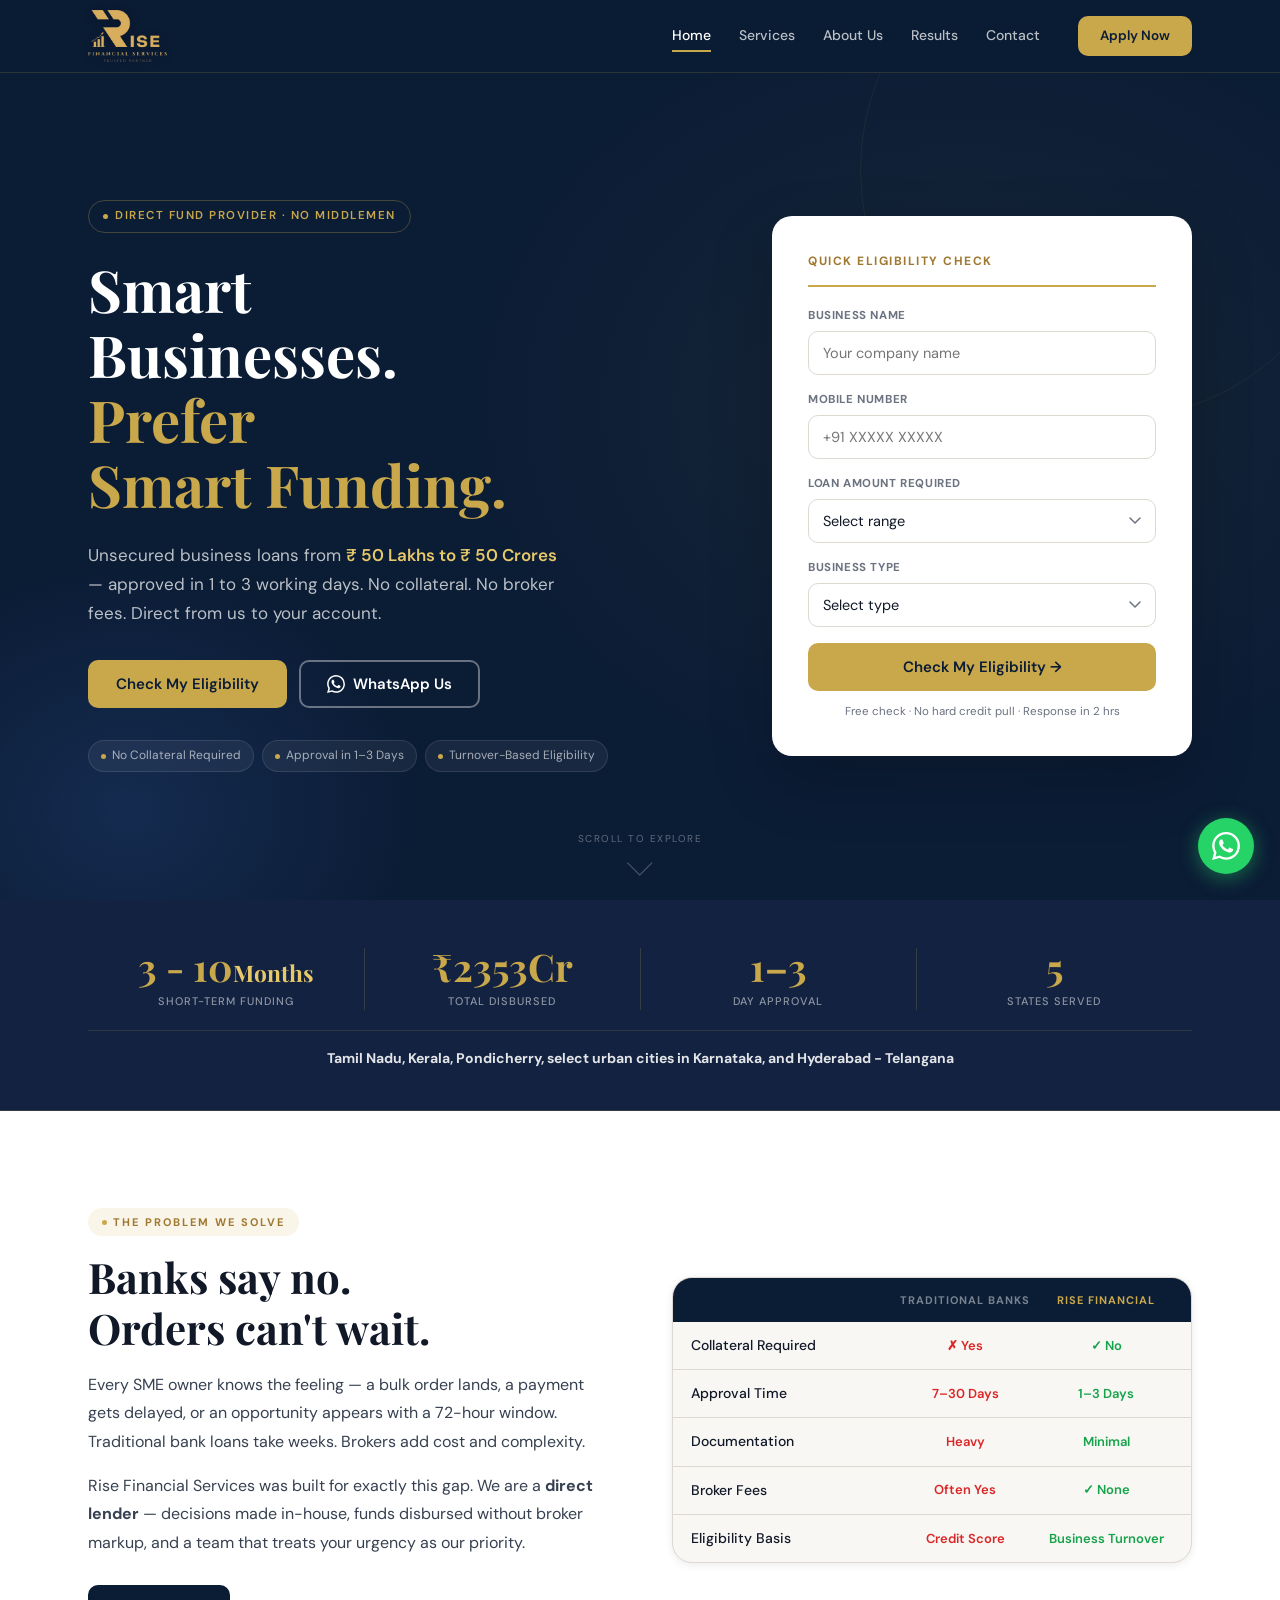
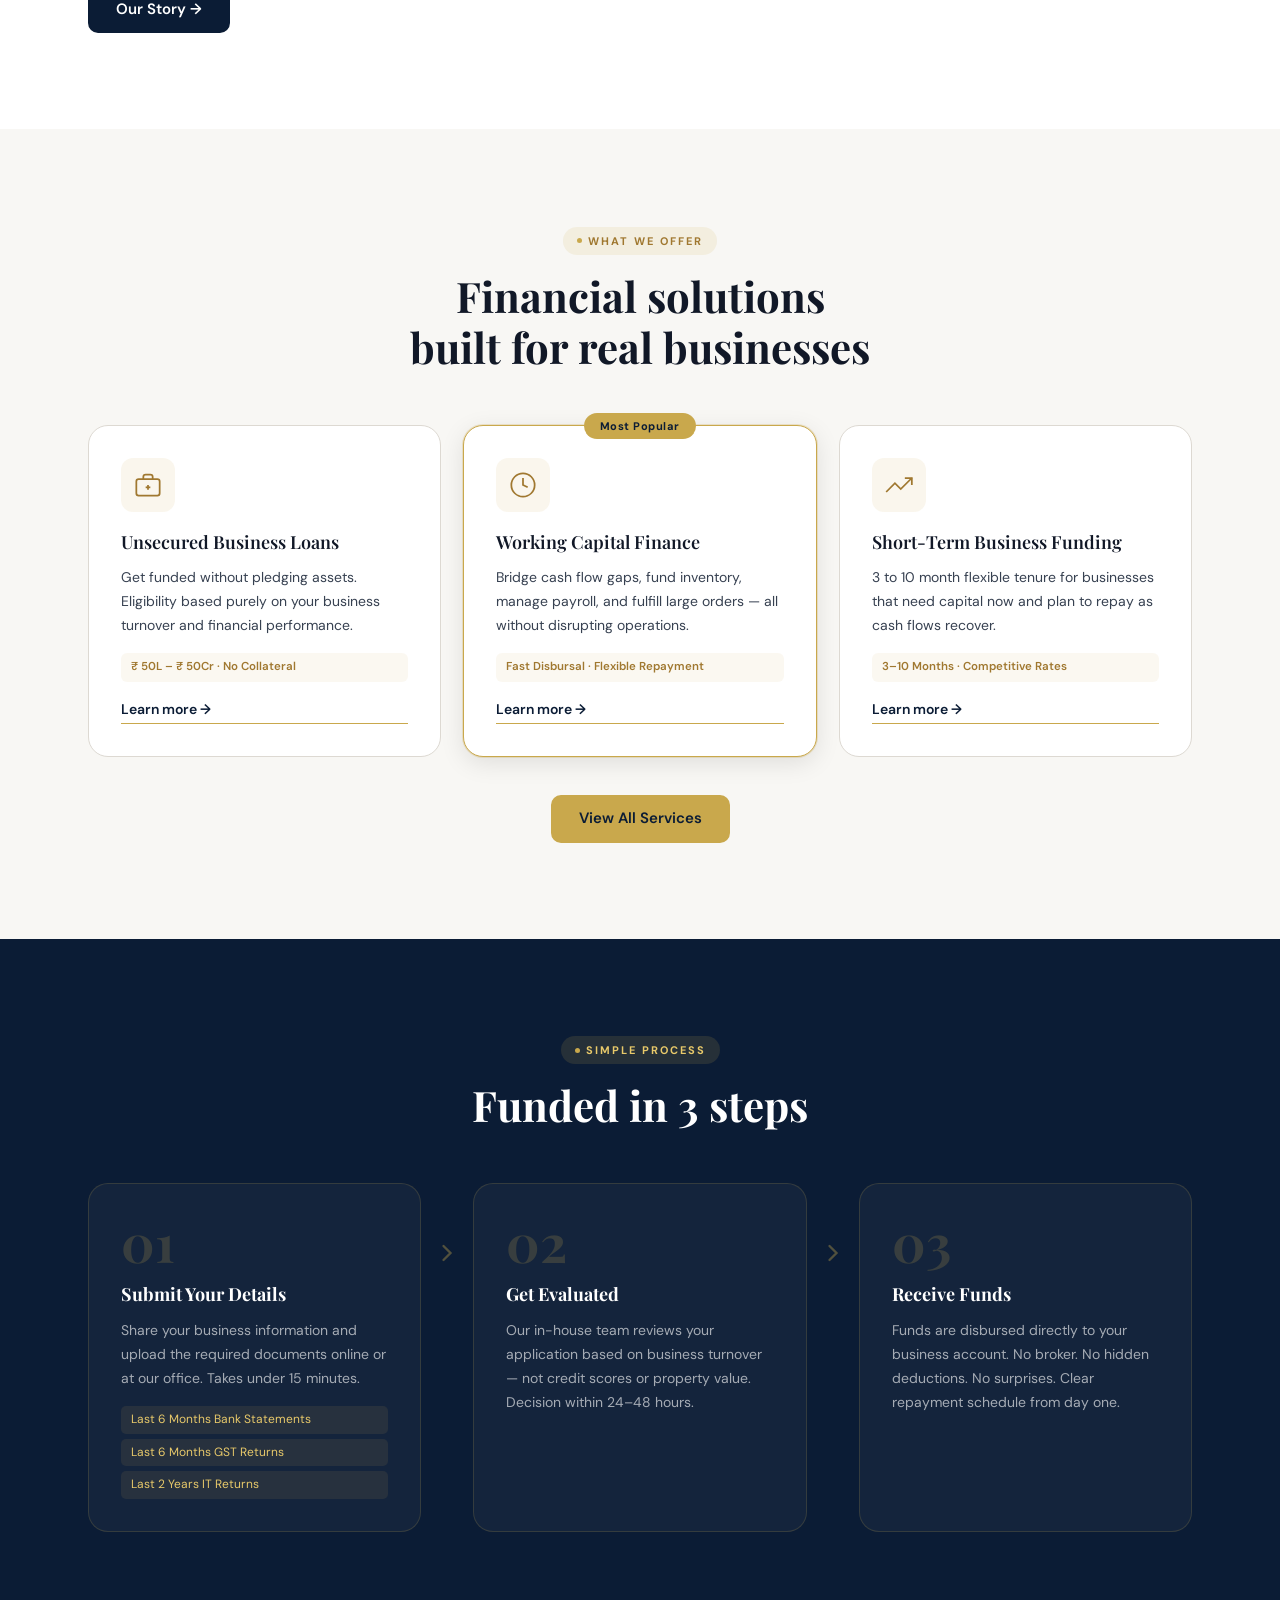
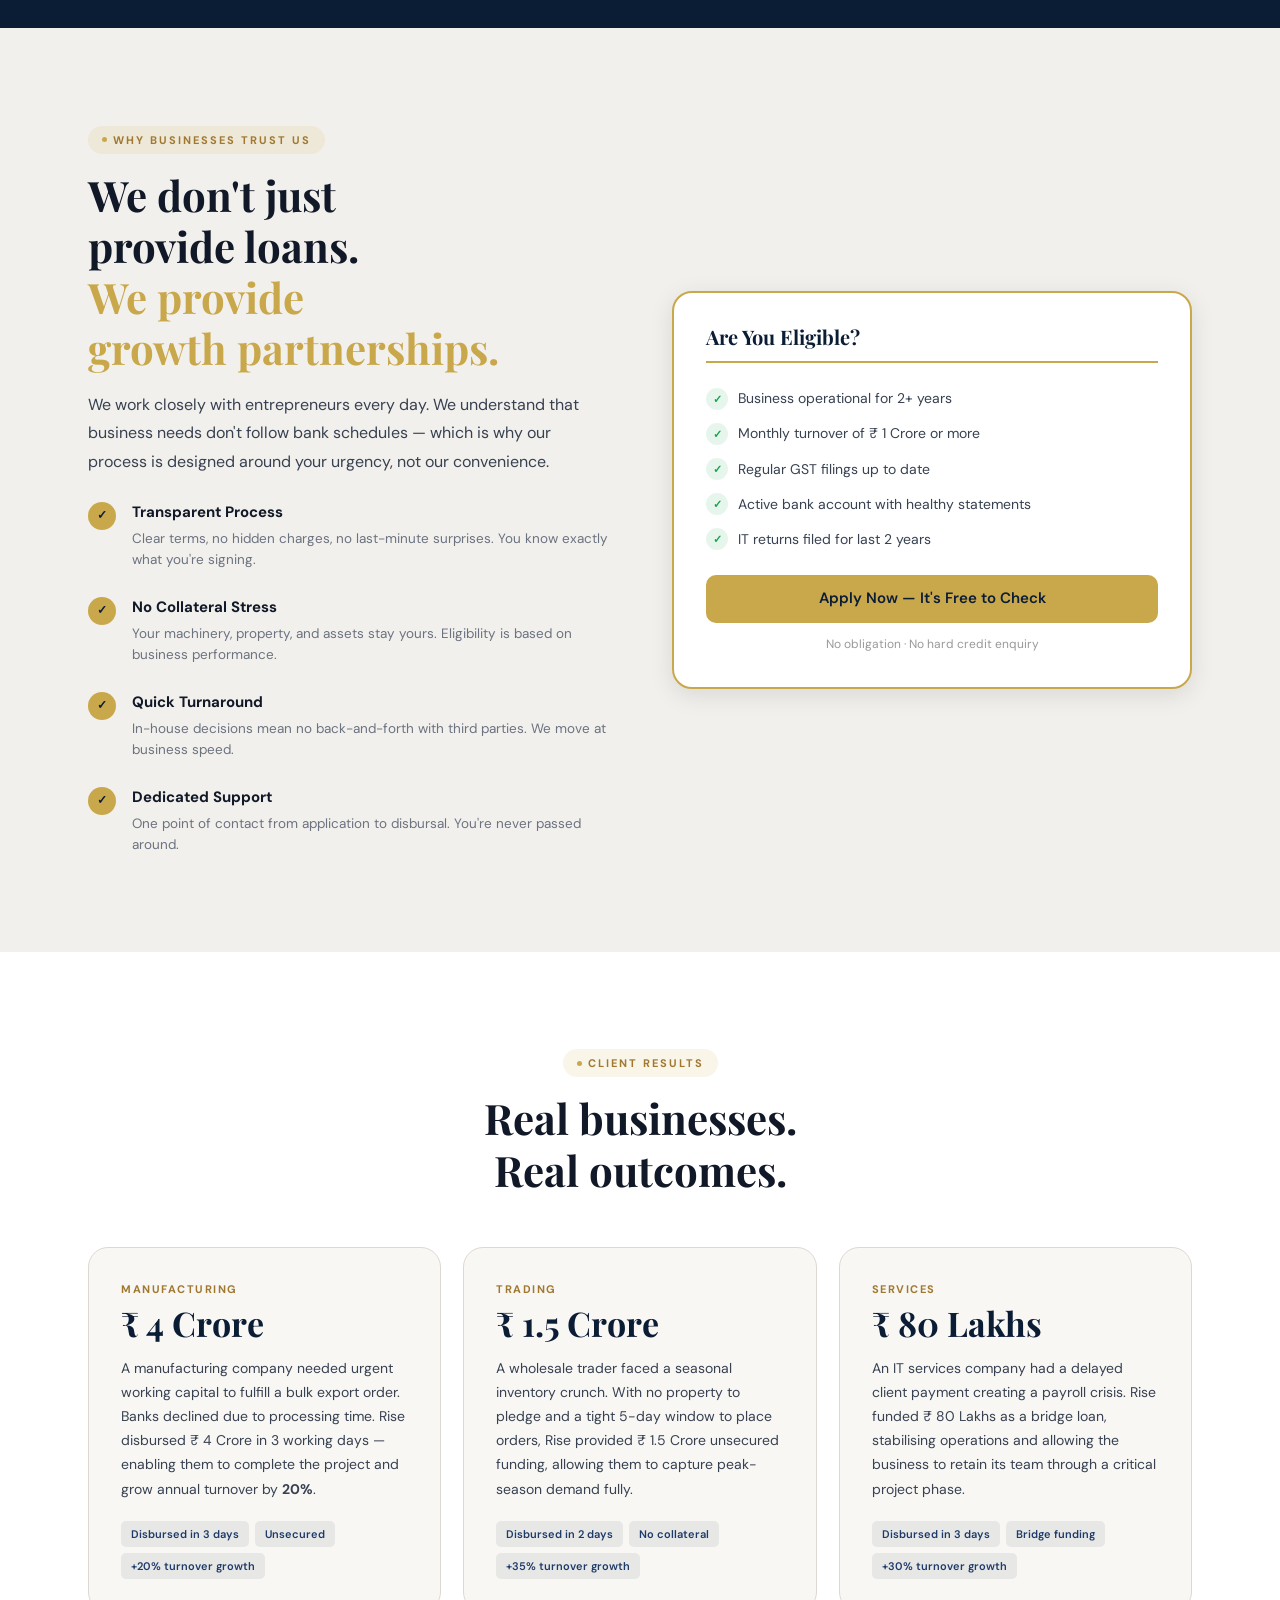
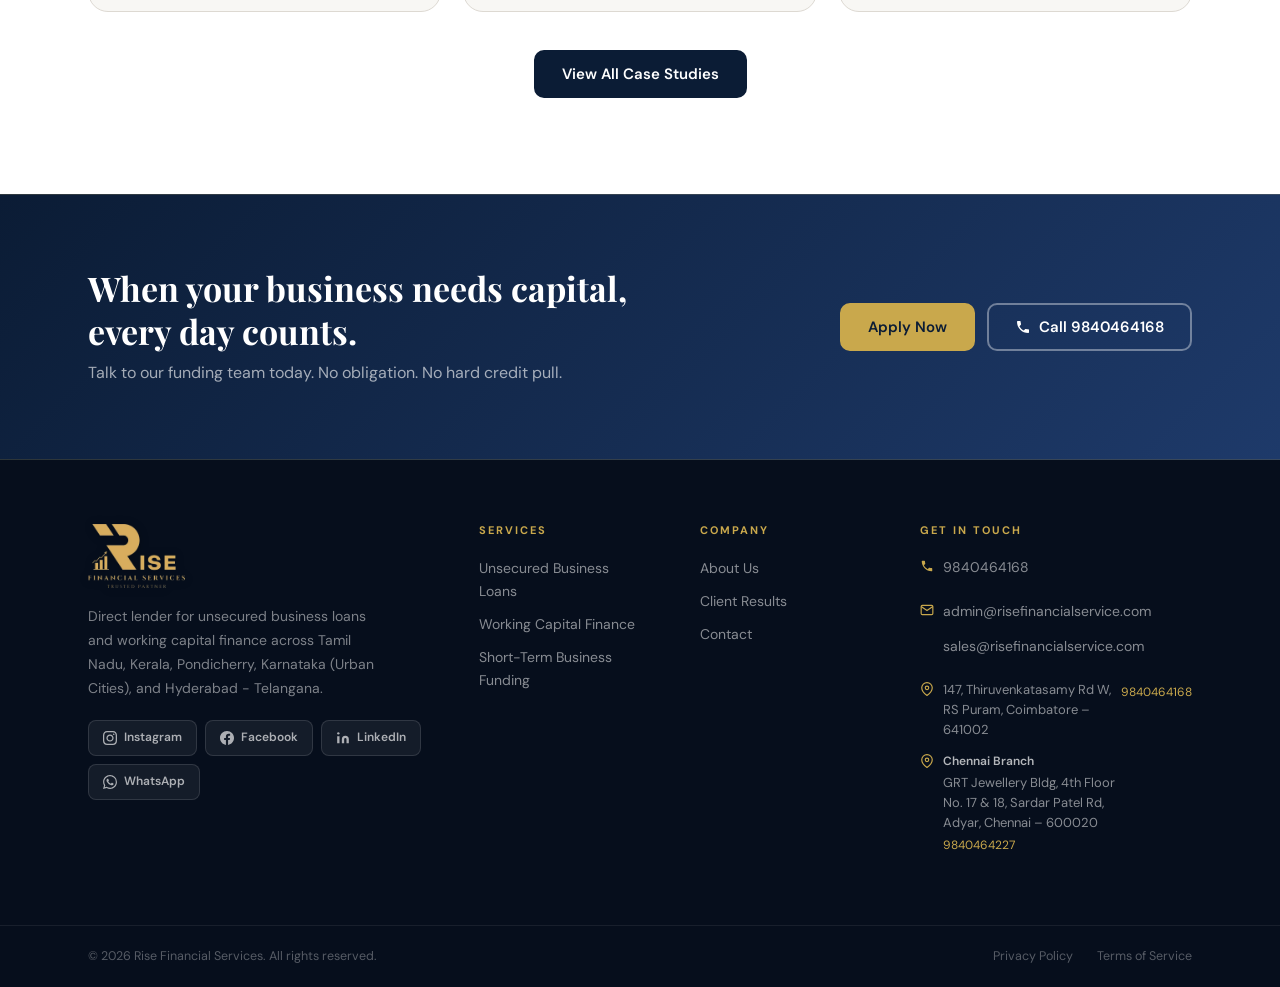
<file: index.html>
<!DOCTYPE html>
<html lang="en">
<head>
<meta charset="UTF-8">
<meta name="viewport" content="width=device-width, initial-scale=1.0">
<title>Rise Financial Services | Unsecured Business Loans | Coimbatore</title>
<meta name="description" content="Direct lender for unsecured business loans from ₹ 50 Lakhs to ₹ 50 Crores. Approved in 1-3 working days. No collateral required. Serving Tamil Nadu, Kerala, Pondicherry, Karnataka (Urban Cities), and Hyderabad - Telangana.">
<link rel="preconnect" href="https://fonts.googleapis.com">
<link rel="preconnect" href="https://fonts.gstatic.com" crossorigin>
<link href="https://fonts.googleapis.com/css2?family=Playfair+Display:wght@500;600;700&family=DM+Sans:wght@300;400;500;600&display=swap" rel="stylesheet">
<link rel="stylesheet" href="styles.css">
<link rel="icon" type="image/png" href="logo.png">
<script type="application/ld+json">
{
  "@context": "https://schema.org",
  "@type": "Organization",
  "name": "Rise Financial Services",
  "url": "https://www.risefinancialservice.com",
  "logo": "https://www.risefinancialservice.com/logo.png",
  "image": "https://www.risefinancialservice.com/logo.png",
  "description": "Direct lender for unsecured business loans from ₹ 50 Lakhs to ₹ 50 Crores. Approved in 1-3 working days. No collateral required.",
  "address": {
    "@type": "PostalAddress",
    "streetAddress": "147, Thiruvenkatasamy Rd W, R.S. Puram",
    "addressLocality": "Coimbatore",
    "addressRegion": "Tamil Nadu",
    "postalCode": "641002",
    "addressCountry": "IN"
  },
  "telephone": "+919840464168",
  "sameAs": [
    "https://www.risefinancialservice.com"
  ]
}
</script>
</head>
<body>

<!-- NAV -->
<header class="nav-header" id="navbar">
  <div class="container nav-inner">
    <a href="index.html" class="logo" aria-label="Rise Financial Services Home">
      <img src="logo-transparent.png" alt="Rise Financial Services" class="logo-img" width="200" height="53">
    </a>
    <nav class="nav-links" id="navLinks" role="navigation" aria-label="Main navigation">
      <a href="index.html" class="active">Home</a>
      <a href="services.html">Services</a>
      <a href="about.html">About Us</a>
      <a href="results.html">Results</a>
      <a href="contact.html">Contact</a>
    </nav>
    <a href="contact.html" class="btn btn-gold nav-cta">Apply Now</a>
    <button class="hamburger" id="hamburger" aria-label="Toggle navigation menu" aria-expanded="false" aria-controls="navLinks">
      <span></span><span></span><span></span>
    </button>
  </div>
</header>

<!-- HERO -->
<section class="hero">
  <div class="hero-bg-pattern" aria-hidden="true"></div>
  <div class="container hero-content">
    <div class="hero-left">
      <div class="hero-badge">Direct Fund Provider · No Middlemen</div>
      <h1 class="hero-h1">Smart<br>Businesses.<br><span class="gold">Prefer<br>Smart Funding.</span></h1>
      <p class="hero-sub">Unsecured business loans from <strong>₹ 50 Lakhs to ₹ 50 Crores</strong> — approved in 1 to 3 working days. No collateral. No broker fees. Direct from us to your account.</p>
      <div class="hero-cta-row">
        <a href="contact.html" class="btn btn-gold">Check My Eligibility</a>
        <a href="https://wa.me/919840464168?text=Hi%2C%20I%27m%20interested%20in%20a%20business%20loan%20from%20Rise%20Financial%20Services" class="btn btn-outline-white" target="_blank" rel="noopener noreferrer">
          <svg width="18" height="18" viewBox="0 0 24 24" fill="currentColor" aria-hidden="true"><path d="M17.472 14.382c-.297-.149-1.758-.867-2.03-.967-.273-.099-.471-.148-.67.15-.197.297-.767.966-.94 1.164-.173.199-.347.223-.644.075-.297-.15-1.255-.463-2.39-1.475-.883-.788-1.48-1.761-1.653-2.059-.173-.297-.018-.458.13-.606.134-.133.298-.347.446-.52.149-.174.198-.298.298-.497.099-.198.05-.371-.025-.52-.075-.149-.669-1.612-.916-2.207-.242-.579-.487-.5-.669-.51-.173-.008-.371-.01-.57-.01-.198 0-.52.074-.792.372-.272.297-1.04 1.016-1.04 2.479 0 1.462 1.065 2.875 1.213 3.074.149.198 2.096 3.2 5.077 4.487.709.306 1.262.489 1.694.625.712.227 1.36.195 1.871.118.571-.085 1.758-.719 2.006-1.413.248-.694.248-1.289.173-1.413-.074-.124-.272-.198-.57-.347m-5.421 7.403h-.004a9.87 9.87 0 01-5.031-1.378l-.361-.214-3.741.982.998-3.648-.235-.374a9.86 9.86 0 01-1.51-5.26c.001-5.45 4.436-9.884 9.888-9.884 2.64 0 5.122 1.03 6.988 2.898a9.825 9.825 0 012.893 6.994c-.003 5.45-4.437 9.884-9.885 9.884m8.413-18.297A11.815 11.815 0 0012.05 0C5.495 0 .16 5.335.157 11.892c0 2.096.547 4.142 1.588 5.945L.057 24l6.305-1.654a11.882 11.882 0 005.683 1.448h.005c6.554 0 11.89-5.335 11.893-11.893a11.821 11.821 0 00-3.48-8.413z"/></svg>
          WhatsApp Us
        </a>
      </div>
      <div class="hero-trust-chips">
        <div class="chip"><span class="chip-dot"></span>No Collateral Required</div>
        <div class="chip"><span class="chip-dot"></span>Approval in 1–3 Days</div>
        <div class="chip"><span class="chip-dot"></span>Turnover-Based Eligibility</div>
      </div>
    </div>
    <div class="hero-right">
      <div class="hero-card">
        <div class="hero-card-label">Quick Eligibility Check</div>
        <form class="quick-form" action="contact.html" method="get">
          <div class="form-group">
            <label for="hf-business">Business Name</label>
            <input id="hf-business" name="business" type="text" placeholder="Your company name" autocomplete="organization">
          </div>
          <div class="form-group">
            <label for="hf-mobile">Mobile Number</label>
            <input id="hf-mobile" name="mobile" type="tel" placeholder="+91 XXXXX XXXXX" autocomplete="tel">
          </div>
          <div class="form-group">
            <label for="hf-amount">Loan Amount Required</label>
            <select id="hf-amount" name="loanAmount">
              <option value="">Select range</option>
              <option value="₹ 50 Lakhs – ₹ 1 Crore">₹ 50 Lakhs – ₹ 1 Crore</option>
              <option value="₹ 1 Crore – ₹ 5 Crores">₹ 1 Crore – ₹ 5 Crores</option>
              <option value="₹ 5 Crores – ₹ 10 Crores">₹ 5 Crores – ₹ 10 Crores</option>
              <option value="₹ 10 Crores – ₹ 25 Crores">₹ 10 Crores – ₹ 25 Crores</option>
              <option value="₹ 25 Crores – ₹ 50 Crores">₹ 25 Crores – ₹ 50 Crores</option>
            </select>
          </div>
          <div class="form-group">
            <label for="hf-type">Business Type</label>
            <select id="hf-type" name="businessType">
              <option value="">Select type</option>
              <option value="Manufacturing">Manufacturing</option>
              <option value="Trading / Distribution">Trading / Distribution</option>
              <option value="Services">Services</option>
              <option value="Construction">Construction</option>
              <option value="Export / Import">Export / Import</option>
              <option value="Other">Other</option>
            </select>
          </div>
          <button type="submit" class="btn btn-gold w-full">Check My Eligibility →</button>
        </form>
        <p class="form-note">Free check · No hard credit pull · Response in 2 hrs</p>
      </div>
    </div>
  </div>
  <div class="hero-scroll-hint" aria-hidden="true">
    <span>Scroll to explore</span>
    <div class="scroll-arrow"></div>
  </div>
</section>

<!-- STATS BAR -->
<section class="stats-bar" aria-label="Key statistics">
  <div class="container stats-grid">
    <div class="stat-item">
      <div class="stat-num">3 - 10<span class="stat-plus">Months</span></div>
      <div class="stat-lbl">Short-term funding</div>
    </div>
    <div class="stat-item">
      <div class="stat-num">₹ 2500Cr+<span class="stat-plus">+</span></div>
      <div class="stat-lbl">Total Disbursed</div>
    </div>
    <div class="stat-item">
      <div class="stat-num">1–3</div>
      <div class="stat-lbl">Day Approval</div>
    </div>
    <div class="stat-item">
      <div class="stat-num">5</div>
      <div class="stat-lbl">States Served</div>
    </div>
  </div>
  <div class="container">
    <div class="stats-states-banner"><strong>Tamil Nadu, Kerala, Pondicherry, select urban cities in Karnataka, and Hyderabad - Telangana</strong></div>
  </div>
</section>

<!-- PROBLEM SECTION -->
<section class="section problem-section">
  <div class="container">
    <div class="problem-grid">
      <div class="problem-left fade-up">
        <div class="section-tag">The Problem We Solve</div>
        <h2 class="section-h2">Banks say no.<br>Orders can't wait.</h2>
        <p>Every SME owner knows the feeling — a bulk order lands, a payment gets delayed, or an opportunity appears with a 72-hour window. Traditional bank loans take weeks. Brokers add cost and complexity.</p>
        <p>Rise Financial Services was built for exactly this gap. We are a <strong>direct lender</strong> — decisions made in-house, funds disbursed without broker markup, and a team that treats your urgency as our priority.</p>
        <a href="about.html" class="btn btn-dark">Our Story →</a>
      </div>
      <div class="fade-up">
        <div class="compare-table" role="table" aria-label="Rise Financial vs Traditional Banks comparison">
          <div class="compare-header" role="row">
            <div role="columnheader"></div>
            <div class="compare-them" role="columnheader">Traditional Banks</div>
            <div class="compare-us" role="columnheader">Rise Financial</div>
          </div>
          <div class="compare-row" role="row">
            <div class="compare-feature" role="cell">Collateral Required</div>
            <div class="compare-x" role="cell">✗ Yes</div>
            <div class="compare-check" role="cell">✓ No</div>
          </div>
          <div class="compare-row" role="row">
            <div class="compare-feature" role="cell">Approval Time</div>
            <div class="compare-x" role="cell">7–30 Days</div>
            <div class="compare-check" role="cell">1–3 Days</div>
          </div>
          <div class="compare-row" role="row">
            <div class="compare-feature" role="cell">Documentation</div>
            <div class="compare-x" role="cell">Heavy</div>
            <div class="compare-check" role="cell">Minimal</div>
          </div>
          <div class="compare-row" role="row">
            <div class="compare-feature" role="cell">Broker Fees</div>
            <div class="compare-x" role="cell">Often Yes</div>
            <div class="compare-check" role="cell">✓ None</div>
          </div>
          <div class="compare-row" role="row">
            <div class="compare-feature" role="cell">Eligibility Basis</div>
            <div class="compare-x" role="cell">Credit Score</div>
            <div class="compare-check" role="cell">Business Turnover</div>
          </div>
        </div>
      </div>
    </div>
  </div>
</section>

<!-- SERVICES PREVIEW -->
<section class="section services-section">
  <div class="container">
    <div class="section-header">
      <div class="section-tag">What We Offer</div>
      <h2 class="section-h2">Financial solutions<br>built for real businesses</h2>
    </div>
    <div class="services-grid">
      <div class="service-card fade-up">
        <div class="service-icon" aria-hidden="true">
          <svg width="28" height="28" viewBox="0 0 24 24" fill="none" stroke="currentColor" stroke-width="1.5"><rect x="2" y="7" width="20" height="14" rx="2"/><path d="M16 7V5a2 2 0 0 0-2-2h-4a2 2 0 0 0-2 2v2"/><line x1="12" y1="12" x2="12" y2="16"/><line x1="10" y1="14" x2="14" y2="14"/></svg>
        </div>
        <h3>Unsecured Business Loans</h3>
        <p>Get funded without pledging assets. Eligibility based purely on your business turnover and financial performance.</p>
        <div class="service-detail">₹ 50L – ₹ 50Cr · No Collateral</div>
        <a href="services.html#unsecured" class="service-link">Learn more →</a>
      </div>
      <div class="service-card featured fade-up">
        <div class="service-badge">Most Popular</div>
        <div class="service-icon" aria-hidden="true">
          <svg width="28" height="28" viewBox="0 0 24 24" fill="none" stroke="currentColor" stroke-width="1.5"><circle cx="12" cy="12" r="10"/><polyline points="12,6 12,12 16,14"/></svg>
        </div>
        <h3>Working Capital Finance</h3>
        <p>Bridge cash flow gaps, fund inventory, manage payroll, and fulfill large orders — all without disrupting operations.</p>
        <div class="service-detail">Fast Disbursal · Flexible Repayment</div>
        <a href="services.html#working-capital" class="service-link">Learn more →</a>
      </div>
      <div class="service-card fade-up">
        <div class="service-icon" aria-hidden="true">
          <svg width="28" height="28" viewBox="0 0 24 24" fill="none" stroke="currentColor" stroke-width="1.5"><polyline points="23,6 13.5,15.5 8.5,10.5 1,18"/><polyline points="17,6 23,6 23,12"/></svg>
        </div>
        <h3>Short-Term Business Funding</h3>
        <p>3 to 10 month flexible tenure for businesses that need capital now and plan to repay as cash flows recover.</p>
        <div class="service-detail">3–10 Months · Competitive Rates</div>
        <a href="services.html#short-term" class="service-link">Learn more →</a>
      </div>
    </div>
    <div class="section-cta">
      <a href="services.html" class="btn btn-gold">View All Services</a>
    </div>
  </div>
</section>

<!-- HOW IT WORKS -->
<section class="section how-section">
  <div class="container">
    <div class="section-header">
      <div class="section-tag">Simple Process</div>
      <h2 class="section-h2">Funded in 3 steps</h2>
    </div>
    <div class="steps-row">
      <div class="step-card fade-up">
        <div class="step-number" aria-hidden="true">01</div>
        <h3>Submit Your Details</h3>
        <p>Share your business information and upload the required documents online or at our office. Takes under 15 minutes.</p>
        <div class="step-docs">
          <span>Last 6 Months Bank Statements</span>
          <span>Last 6 Months GST Returns</span>
          <span>Last 2 Years IT Returns</span>
        </div>
      </div>
      <div class="step-connector" aria-hidden="true">
        <svg viewBox="0 0 24 24" fill="none" stroke="currentColor" stroke-width="2" stroke-linecap="round"><polyline points="9 18 15 12 9 6"/></svg>
      </div>
      <div class="step-card fade-up">
        <div class="step-number" aria-hidden="true">02</div>
        <h3>Get Evaluated</h3>
        <p>Our in-house team reviews your application based on business turnover — not credit scores or property value. Decision within 24–48 hours.</p>
      </div>
      <div class="step-connector" aria-hidden="true">
        <svg viewBox="0 0 24 24" fill="none" stroke="currentColor" stroke-width="2" stroke-linecap="round"><polyline points="9 18 15 12 9 6"/></svg>
      </div>
      <div class="step-card fade-up">
        <div class="step-number" aria-hidden="true">03</div>
        <h3>Receive Funds</h3>
        <p>Funds are disbursed directly to your business account. No broker. No hidden deductions. No surprises. Clear repayment schedule from day one.</p>
      </div>
    </div>
  </div>
</section>

<!-- TRUST / WHY CHOOSE US -->
<section class="section trust-section">
  <div class="container">
    <div class="trust-grid">
      <div class="trust-left fade-up">
        <div class="section-tag">Why Businesses Trust Us</div>
        <h2 class="section-h2">We don't just<br>provide loans.<br><span class="gold">We provide<br>growth partnerships.</span></h2>
        <p>We work closely with entrepreneurs every day. We understand that business needs don't follow bank schedules — which is why our process is designed around your urgency, not our convenience.</p>
        <div class="trust-items">
          <div class="trust-item-row">
            <div class="trust-icon" aria-hidden="true">✓</div>
            <div>
              <strong>Transparent Process</strong>
              <p>Clear terms, no hidden charges, no last-minute surprises. You know exactly what you're signing.</p>
            </div>
          </div>
          <div class="trust-item-row">
            <div class="trust-icon" aria-hidden="true">✓</div>
            <div>
              <strong>No Collateral Stress</strong>
              <p>Your machinery, property, and assets stay yours. Eligibility is based on business performance.</p>
            </div>
          </div>
          <div class="trust-item-row">
            <div class="trust-icon" aria-hidden="true">✓</div>
            <div>
              <strong>Quick Turnaround</strong>
              <p>In-house decisions mean no back-and-forth with third parties. We move at business speed.</p>
            </div>
          </div>
          <div class="trust-item-row">
            <div class="trust-icon" aria-hidden="true">✓</div>
            <div>
              <strong>Dedicated Support</strong>
              <p>One point of contact from application to disbursal. You're never passed around.</p>
            </div>
          </div>
        </div>
      </div>
      <div class="fade-up">
        <div class="eligibility-box">
          <h3>Are You Eligible?</h3>
          <div class="eligibility-list">
            <div class="elig-item yes"><span class="elig-icon">✓</span><span>Business operational for 2+ years</span></div>
            <div class="elig-item yes"><span class="elig-icon">✓</span><span>Monthly turnover of ₹ 1 Crore or more</span></div>
            <div class="elig-item yes"><span class="elig-icon">✓</span><span>Regular GST filings up to date</span></div>
            <div class="elig-item yes"><span class="elig-icon">✓</span><span>Active bank account with healthy statements</span></div>
            <div class="elig-item yes"><span class="elig-icon">✓</span><span>IT returns filed for last 2 years</span></div>
          </div>
          <a href="contact.html" class="btn btn-gold w-full" style="margin-top:1.5rem">Apply Now — It's Free to Check</a>
          <p style="text-align:center;font-size:12px;color:#999;margin-top:.75rem">No obligation · No hard credit enquiry</p>
        </div>
      </div>
    </div>
  </div>
</section>

<!-- CASE STUDY TEASER -->
<section class="section case-section">
  <div class="container">
    <div class="section-header">
      <div class="section-tag">Client Results</div>
      <h2 class="section-h2">Real businesses.<br>Real outcomes.</h2>
    </div>
    <div class="case-grid">
      <div class="case-card fade-up">
        <div class="case-industry">Manufacturing</div>
        <div class="case-amount">₹ 4 Crore</div>
        <p class="case-story">A manufacturing company needed urgent working capital to fulfill a bulk export order. Banks declined due to processing time. Rise disbursed ₹ 4 Crore in 3 working days — enabling them to complete the project and grow annual turnover by <strong>20%</strong>.</p>
        <div class="case-meta">
          <span>Disbursed in 3 days</span>
          <span>Unsecured</span>
          <span>+20% turnover growth</span>
        </div>
      </div>
      <div class="case-card fade-up">
        <div class="case-industry">Trading</div>
        <div class="case-amount">₹ 1.5 Crore</div>
        <p class="case-story">A wholesale trader faced a seasonal inventory crunch. With no property to pledge and a tight 5-day window to place orders, Rise provided ₹ 1.5 Crore unsecured funding, allowing them to capture peak-season demand fully.</p>
        <div class="case-meta">
          <span>Disbursed in 2 days</span>
          <span>No collateral</span>
          <span>+35% turnover growth</span>
        </div>
      </div>
      <div class="case-card fade-up">
        <div class="case-industry">Services</div>
        <div class="case-amount">₹ 80 Lakhs</div>
        <p class="case-story">An IT services company had a delayed client payment creating a payroll crisis. Rise funded ₹ 80 Lakhs as a bridge loan, stabilising operations and allowing the business to retain its team through a critical project phase.</p>
        <div class="case-meta">
          <span>Disbursed in 3 days</span>
          <span>Bridge funding</span>
          <span>+30% turnover growth</span>
        </div>
      </div>
    </div>
    <div class="section-cta">
      <a href="results.html" class="btn btn-dark">View All Case Studies</a>
    </div>
  </div>
</section>

<!-- CTA BANNER -->
<section class="cta-banner">
  <div class="container cta-banner-inner">
    <div>
      <h2>When your business needs capital,<br>every day counts.</h2>
      <p>Talk to our funding team today. No obligation. No hard credit pull.</p>
    </div>
    <div class="cta-banner-btns">
      <a href="contact.html" class="btn btn-gold">Apply Now</a>
      <a href="tel:9840464168" class="btn btn-outline-white">
        <svg width="16" height="16" viewBox="0 0 24 24" fill="currentColor" aria-hidden="true"><path d="M6.62 10.79c1.44 2.83 3.76 5.14 6.59 6.59l2.2-2.2c.27-.27.67-.36 1.02-.24 1.12.37 2.33.57 3.57.57.55 0 1 .45 1 1V20c0 .55-.45 1-1 1-9.39 0-17-7.61-17-17 0-.55.45-1 1-1h3.5c.55 0 1 .45 1 1 0 1.25.2 2.45.57 3.57.11.35.03.74-.25 1.02l-2.2 2.2z"/></svg>
        Call 9840464168
      </a>
    </div>
  </div>
</section>

<!-- FOOTER -->
<footer class="footer">
  <div class="container footer-grid">
    <div class="footer-brand">
      <a href="index.html" class="logo logo-light" aria-label="Rise Financial Services">
        <img src="logo-transparent.png" alt="Rise Financial Services" class="logo-img" width="200" height="53">
      </a>
      <p>Direct lender for unsecured business loans and working capital finance across Tamil Nadu, Kerala, Pondicherry, Karnataka (Urban Cities), and Hyderabad - Telangana.</p>
      <div class="footer-social-banner">
        <a href="https://www.instagram.com/rise_financialservices/" target="_blank" rel="noopener noreferrer" class="social-btn instagram" aria-label="Instagram">
          <svg width="14" height="14" viewBox="0 0 24 24" fill="currentColor"><path d="M12 2.163c3.204 0 3.584.012 4.85.07 3.252.148 4.771 1.691 4.919 4.919.058 1.265.069 1.645.069 4.849 0 3.205-.012 3.584-.069 4.849-.149 3.225-1.664 4.771-4.919 4.919-1.266.058-1.644.07-4.85.07-3.204 0-3.584-.012-4.849-.07-3.26-.149-4.771-1.699-4.919-4.92-.058-1.265-.07-1.644-.07-4.849 0-3.204.013-3.583.07-4.849.149-3.227 1.664-4.771 4.919-4.919 1.266-.057 1.645-.069 4.849-.069zm0-2.163c-3.259 0-3.667.014-4.947.072-4.358.2-6.78 2.618-6.98 6.98-.059 1.281-.073 1.689-.073 4.948 0 3.259.014 3.668.072 4.948.2 4.358 2.618 6.78 6.98 6.98 1.281.058 1.689.072 4.948.072 3.259 0 3.668-.014 4.948-.072 4.354-.2 6.782-2.618 6.979-6.98.059-1.28.073-1.689.073-4.948 0-3.259-.014-3.667-.072-4.947-.196-4.354-2.617-6.78-6.979-6.98-1.281-.059-1.69-.073-4.949-.073zm0 5.838c-3.403 0-6.162 2.759-6.162 6.162s2.759 6.163 6.162 6.163 6.162-2.759 6.162-6.163c0-3.403-2.759-6.162-6.162-6.162zm0 10.162c-2.209 0-4-1.79-4-4 0-2.209 1.791-4 4-4s4 1.791 4 4c0 2.21-1.791 4-4 4zm6.406-11.845c-.796 0-1.441.645-1.441 1.44s.645 1.44 1.441 1.44c.795 0 1.439-.645 1.439-1.44s-.644-1.44-1.439-1.44z"/></svg>
          Instagram
        </a>
        <a href="https://www.facebook.com/profile.php?id=61573836364276" target="_blank" rel="noopener noreferrer" class="social-btn facebook" aria-label="Facebook">
          <svg width="14" height="14" viewBox="0 0 24 24" fill="currentColor"><path d="M24 12.073c0-6.627-5.373-12-12-12s-12 5.373-12 12c0 5.99 4.388 10.954 10.125 11.854v-8.385H7.078v-3.47h3.047V9.43c0-3.007 1.792-4.669 4.533-4.669 1.312 0 2.686.235 2.686.235v2.953H15.83c-1.491 0-1.956.925-1.956 1.874v2.25h3.328l-.532 3.47h-2.796v8.385C19.612 23.027 24 18.062 24 12.073z"/></svg>
          Facebook
        </a>
        <a href="https://www.linkedin.com/company/rise-financial-services-x/" target="_blank" rel="noopener noreferrer" class="social-btn linkedin" aria-label="LinkedIn">
          <svg width="14" height="14" viewBox="0 0 24 24" fill="currentColor"><path d="M16 8a6 6 0 016 6v7h-4v-7a2 2 0 00-2-2 2 2 0 00-2 2v7h-4v-7a6 6 0 016-6zM2 9h4v12H2z"/><circle cx="4" cy="4" r="2"/></svg>
          LinkedIn
        </a>
        <a href="https://wa.me/919840464168" target="_blank" rel="noopener noreferrer" class="social-btn whatsapp-btn" aria-label="WhatsApp">
          <svg width="14" height="14" viewBox="0 0 24 24" fill="currentColor"><path d="M17.472 14.382c-.297-.149-1.758-.867-2.03-.967-.273-.099-.471-.148-.67.15-.197.297-.767.966-.94 1.164-.173.199-.347.223-.644.075-.297-.15-1.255-.463-2.39-1.475-.883-.788-1.48-1.761-1.653-2.059-.173-.297-.018-.458.13-.606.134-.133.298-.347.446-.52.149-.174.198-.298.298-.497.099-.198.05-.371-.025-.52-.075-.149-.669-1.612-.916-2.207-.242-.579-.487-.5-.669-.51-.173-.008-.371-.01-.57-.01-.198 0-.52.074-.792.372-.272.297-1.04 1.016-1.04 2.479 0 1.462 1.065 2.875 1.213 3.074.149.198 2.096 3.2 5.077 4.487.709.306 1.262.489 1.694.625.712.227 1.36.195 1.871.118.571-.085 1.758-.719 2.006-1.413.248-.694.248-1.289.173-1.413-.074-.124-.272-.198-.57-.347m-5.421 7.403h-.004a9.87 9.87 0 01-5.031-1.378l-.361-.214-3.741.982.998-3.648-.235-.374a9.86 9.86 0 01-1.51-5.26c.001-5.45 4.436-9.884 9.888-9.884 2.64 0 5.122 1.03 6.988 2.898a9.825 9.825 0 012.893 6.994c-.003 5.45-4.437 9.884-9.885 9.884m8.413-18.297A11.815 11.815 0 0012.05 0C5.495 0 .16 5.335.157 11.892c0 2.096.547 4.142 1.588 5.945L.057 24l6.305-1.654a11.882 11.882 0 005.683 1.448h.005c6.554 0 11.89-5.335 11.893-11.893a11.821 11.821 0 00-3.48-8.413z"/></svg>
          WhatsApp
        </a>
      </div>
    </div>
    <div class="footer-col">
      <h4>Services</h4>
      <a href="services.html#unsecured">Unsecured Business Loans</a>
      <a href="services.html#working-capital">Working Capital Finance</a>
      <a href="services.html#short-term">Short-Term Business Funding</a>
    </div>
    <div class="footer-col">
      <h4>Company</h4>
      <a href="about.html">About Us</a>
      <a href="results.html">Client Results</a>
      <a href="contact.html">Contact</a>
    </div>
    <div class="footer-col">
      <h4>Get in Touch</h4>
      <div class="footer-contact-item">
        <svg width="14" height="14" viewBox="0 0 24 24" fill="currentColor" aria-hidden="true"><path d="M6.62 10.79c1.44 2.83 3.76 5.14 6.59 6.59l2.2-2.2c.27-.27.67-.36 1.02-.24 1.12.37 2.33.57 3.57.57.55 0 1 .45 1 1V20c0 .55-.45 1-1 1-9.39 0-17-7.61-17-17 0-.55.45-1 1-1h3.5c.55 0 1 .45 1 1 0 1.25.2 2.45.57 3.57.11.35.03.74-.25 1.02l-2.2 2.2z"/></svg>
        <a href="tel:9840464168">9840464168</a>
      </div>
      <div class="footer-contact-item">
        <svg width="14" height="14" viewBox="0 0 24 24" fill="none" stroke="currentColor" stroke-width="2" aria-hidden="true"><path d="M4 4h16c1.1 0 2 .9 2 2v12c0 1.1-.9 2-2 2H4c-1.1 0-2-.9-2-2V6c0-1.1.9-2 2-2z"/><polyline points="22,6 12,13 2,6"/></svg>
        <div style="display:flex; flex-direction:column; gap:.25rem;">
          <a href="mailto:admin@risefinancialservice.com">admin@risefinancialservice.com</a>
          <a href="mailto:sales@risefinancialservice.com">sales@risefinancialservice.com</a>
        </div>
      </div>
      <div class="footer-contact-item">
        <svg width="14" height="14" viewBox="0 0 24 24" fill="none" stroke="currentColor" stroke-width="2" aria-hidden="true"><path d="M21 10c0 7-9 13-9 13s-9-6-9-13a9 9 0 0118 0z"/><circle cx="12" cy="10" r="3"/></svg>
        <span>147, Thiruvenkatasamy Rd W, RS Puram, Coimbatore – 641002</span><a href="tel:9840464168" style="display:block;color:var(--gold);font-size:12px;margin-top:3px">9840464168</a>
      </div>
      <div class="footer-contact-item">
        <svg width="14" height="14" viewBox="0 0 24 24" fill="none" stroke="currentColor" stroke-width="2" aria-hidden="true"><path d="M21 10c0 7-9 13-9 13s-9-6-9-13a9 9 0 0118 0z"/><circle cx="12" cy="10" r="3"/></svg>
        <div><span style="display:block;color:rgba(255,255,255,0.7);font-size:12px;font-weight:600;margin-bottom:2px">Chennai Branch</span><span>GRT Jewellery Bldg, 4th Floor<br>No. 17 &amp; 18, Sardar Patel Rd,<br>Adyar, Chennai – 600020</span><a href="tel:9840464227" style="display:block;color:var(--gold);font-size:12px;margin-top:3px">9840464227</a></div>
      </div>
    </div>
  </div>
  <div class="footer-bottom">
    <div class="container footer-bottom-inner">
      <span>© 2026 Rise Financial Services. All rights reserved.</span>
      <div class="footer-bottom-links">
        <a href="#">Privacy Policy</a>
        <a href="#">Terms of Service</a>
      </div>
    </div>
  </div>
</footer>

<!-- WHATSAPP STICKY -->
<a href="https://wa.me/919840464168?text=Hi%2C%20I%27m%20interested%20in%20a%20business%20loan%20from%20Rise%20Financial%20Services" class="whatsapp-float" target="_blank" rel="noopener noreferrer" aria-label="Chat on WhatsApp">
  <svg width="28" height="28" viewBox="0 0 24 24" fill="white" aria-hidden="true"><path d="M17.472 14.382c-.297-.149-1.758-.867-2.03-.967-.273-.099-.471-.148-.67.15-.197.297-.767.966-.94 1.164-.173.199-.347.223-.644.075-.297-.15-1.255-.463-2.39-1.475-.883-.788-1.48-1.761-1.653-2.059-.173-.297-.018-.458.13-.606.134-.133.298-.347.446-.52.149-.174.198-.298.298-.497.099-.198.05-.371-.025-.52-.075-.149-.669-1.612-.916-2.207-.242-.579-.487-.5-.669-.51-.173-.008-.371-.01-.57-.01-.198 0-.52.074-.792.372-.272.297-1.04 1.016-1.04 2.479 0 1.462 1.065 2.875 1.213 3.074.149.198 2.096 3.2 5.077 4.487.709.306 1.262.489 1.694.625.712.227 1.36.195 1.871.118.571-.085 1.758-.719 2.006-1.413.248-.694.248-1.289.173-1.413-.074-.124-.272-.198-.57-.347m-5.421 7.403h-.004a9.87 9.87 0 01-5.031-1.378l-.361-.214-3.741.982.998-3.648-.235-.374a9.86 9.86 0 01-1.51-5.26c.001-5.45 4.436-9.884 9.888-9.884 2.64 0 5.122 1.03 6.988 2.898a9.825 9.825 0 012.893 6.994c-.003 5.45-4.437 9.884-9.885 9.884m8.413-18.297A11.815 11.815 0 0012.05 0C5.495 0 .16 5.335.157 11.892c0 2.096.547 4.142 1.588 5.945L.057 24l6.305-1.654a11.882 11.882 0 005.683 1.448h.005c6.554 0 11.89-5.335 11.893-11.893a11.821 11.821 0 00-3.48-8.413z"/></svg>
</a>

<script src="main.js"></script>
</body>
</html>
</file>
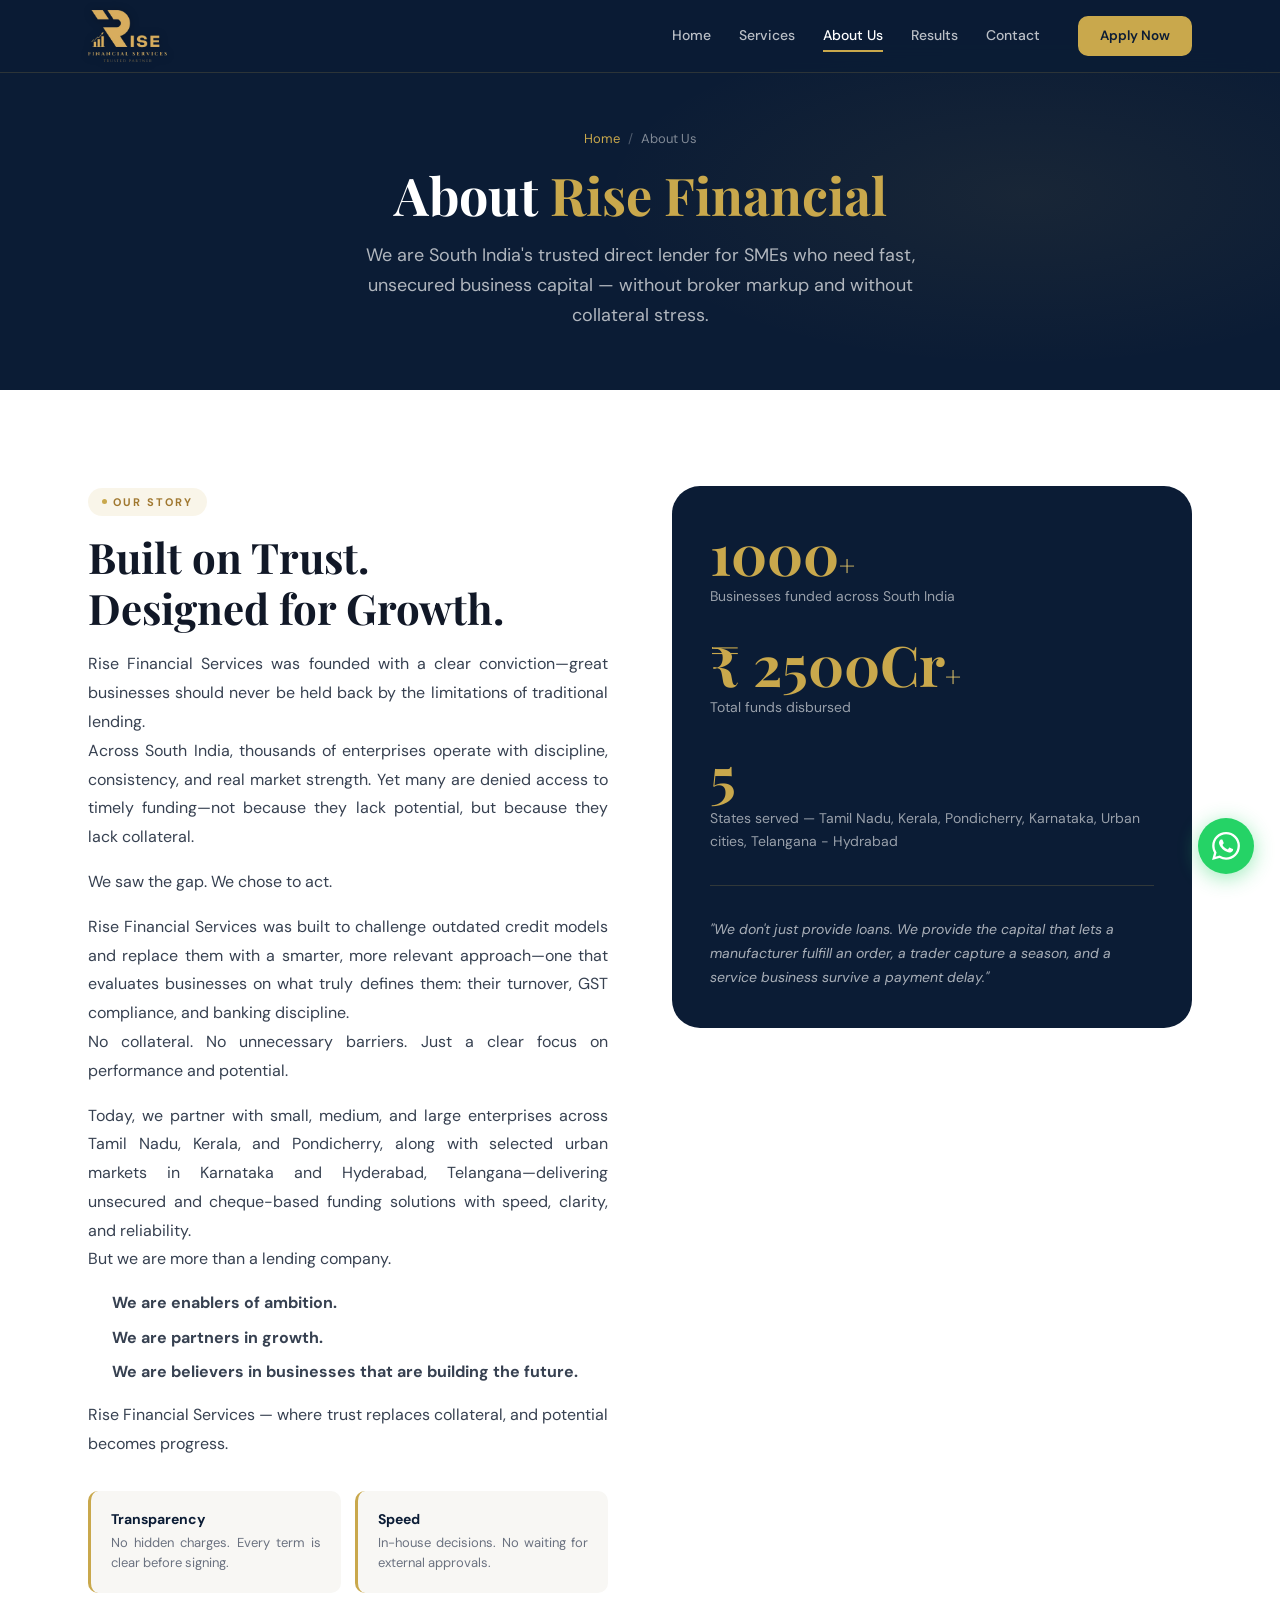
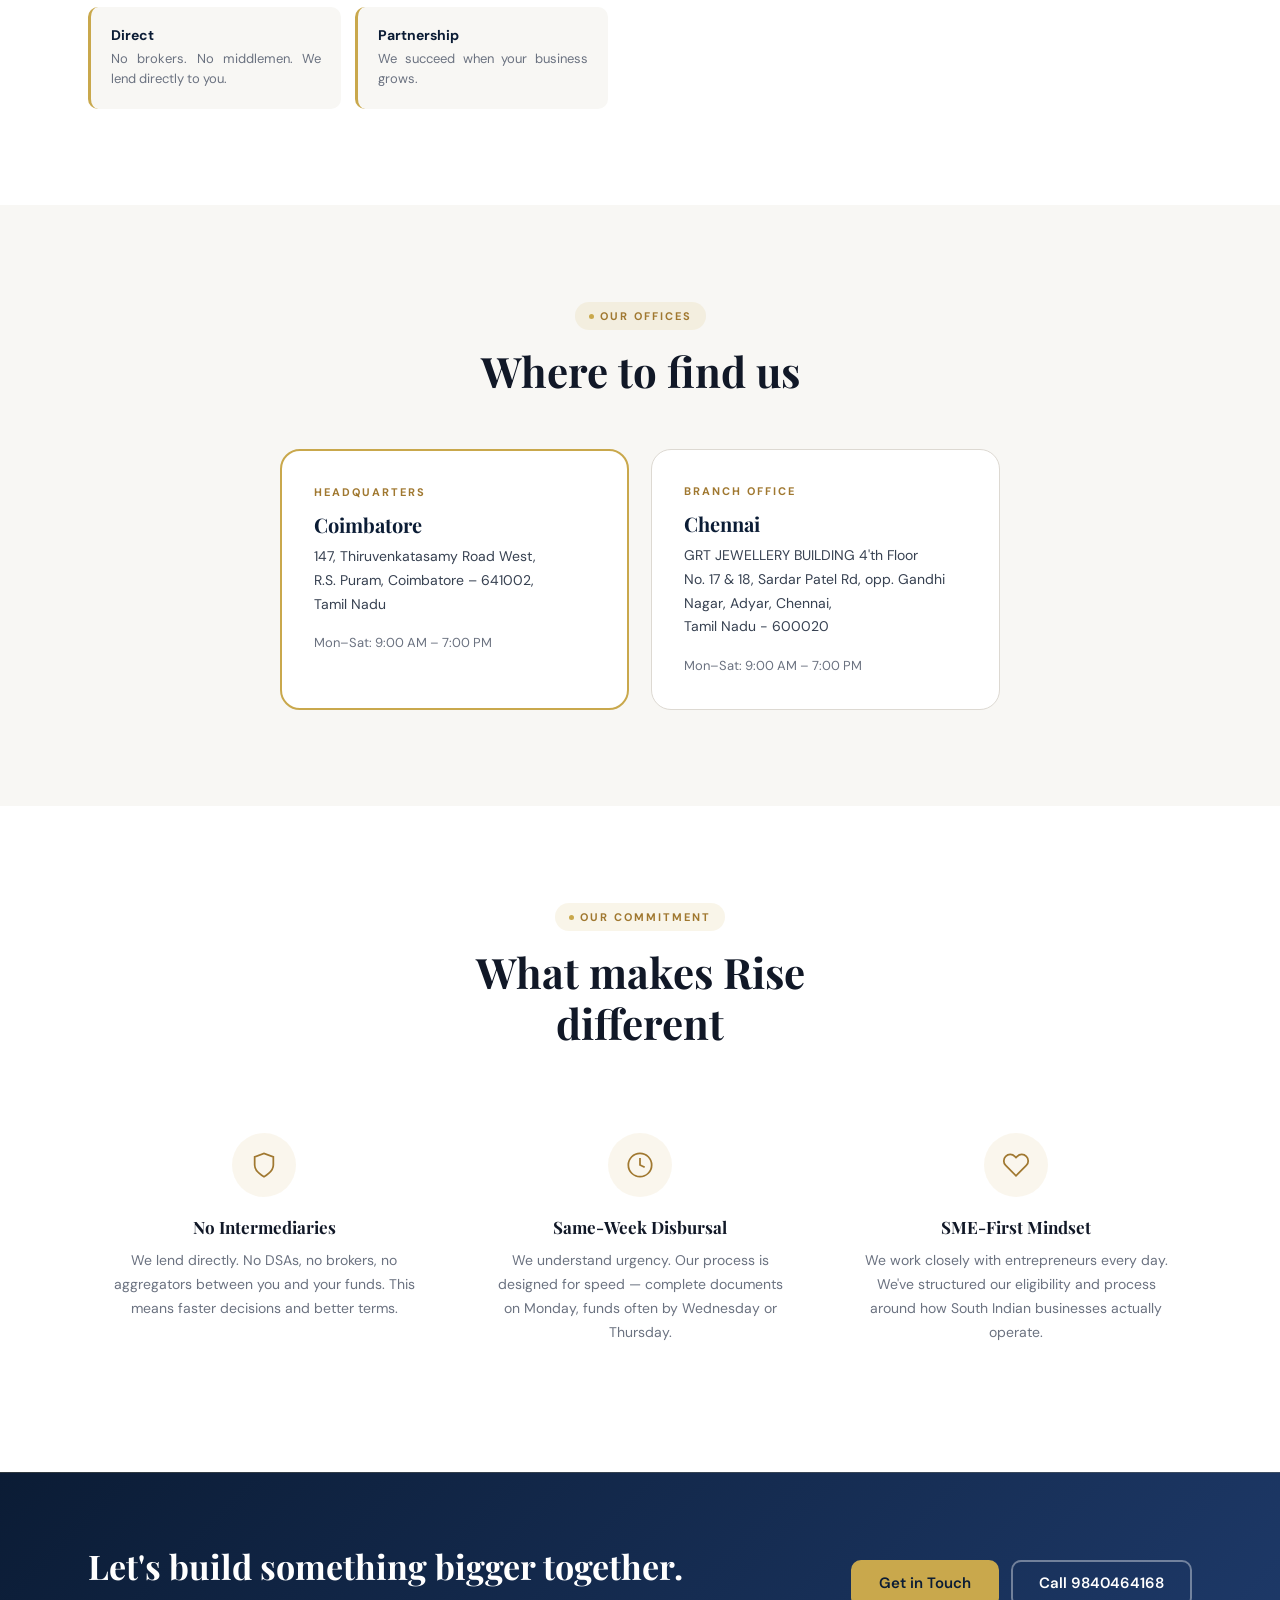
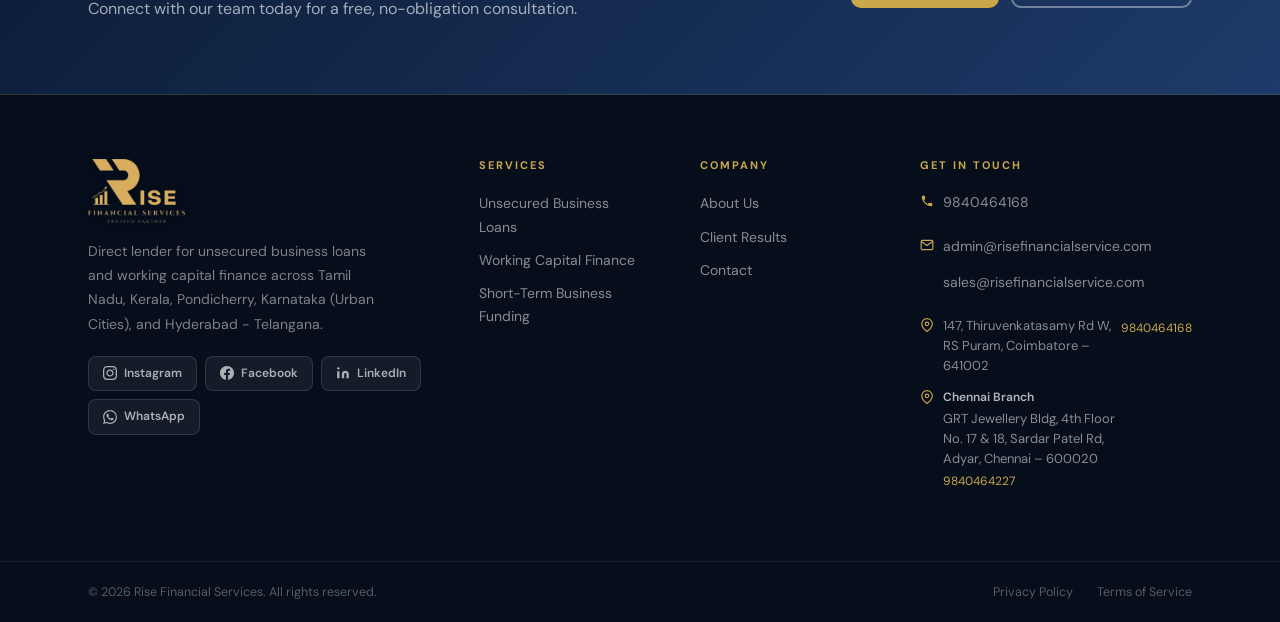
<file: about.html>
<!DOCTYPE html>
<html lang="en">
<head>
<meta charset="UTF-8">
<meta name="viewport" content="width=device-width, initial-scale=1.0">
<title>About Us | Rise Financial Services</title>
<meta name="description" content="Rise Financial Services — direct lender for SME business loans in Tamil Nadu, Kerala, and Pondicherry. Learn our story and mission.">
<link rel="preconnect" href="https://fonts.googleapis.com">
<link rel="preconnect" href="https://fonts.gstatic.com" crossorigin>
<link href="https://fonts.googleapis.com/css2?family=Playfair+Display:wght@500;600;700&family=DM+Sans:wght@300;400;500;600&display=swap" rel="stylesheet">
<link rel="stylesheet" href="styles.css">
<link rel="icon" type="image/png" href="logo.png">
<script type="application/ld+json">
{
  "@context": "https://schema.org",
  "@type": "Organization",
  "name": "Rise Financial Services",
  "url": "https://www.risefinancialservice.com",
  "logo": "https://www.risefinancialservice.com/logo.png",
  "image": "https://www.risefinancialservice.com/logo.png",
  "telephone": "+919840464168"
}
</script>
</head>
<body>
<header class="nav-header" id="navbar">
  <div class="container nav-inner">
    <a href="index.html" class="logo"><img src="logo-transparent.png" alt="Rise Financial Services" class="logo-img" width="200" height="53"></a>
    <nav class="nav-links" id="navLinks">
      <a href="index.html">Home</a><a href="services.html">Services</a><a href="about.html" class="active">About Us</a><a href="results.html">Results</a><a href="contact.html">Contact</a>
    </nav>
    <a href="contact.html" class="btn btn-gold nav-cta">Apply Now</a>
    <button class="hamburger" id="hamburger"><span></span><span></span><span></span></button>
  </div>
</header>

<section class="page-hero">
  <div class="container page-hero-content">
    <div class="breadcrumb"><a href="index.html">Home</a><span>/</span>About Us</div>
    <h1>About <span class="gold">Rise Financial</span></h1>
    <p>We are South India's trusted direct lender for SMEs who need fast, unsecured business capital — without broker markup and without collateral stress.</p>
  </div>
</section>

<!-- MISSION -->
<section class="mission-section">
  <div class="container">
    <div class="mission-grid">
      <div class="mission-content fade-up">
        <div class="section-tag">Our Story</div>
        <h2 class="section-h2">Built on Trust.<br>Designed for Growth.</h2>
        <p>Rise Financial Services was founded with a clear conviction—great businesses should never be held back by the limitations of traditional lending.<br> Across South India, thousands of enterprises operate with discipline, consistency, and real market strength. Yet many are denied access to timely funding—not because they lack potential, but because they lack collateral.</p>
        <p>We saw the gap. We chose to act.</p>
        <p>Rise Financial Services was built to challenge outdated credit models and replace them with a smarter, more relevant approach—one that evaluates businesses on what truly defines them: their turnover, GST compliance, and banking discipline.<br> No collateral. No unnecessary barriers. Just a clear focus on performance and potential.</p>
        <p>Today, we partner with small, medium, and large enterprises across Tamil Nadu, Kerala, and Pondicherry, along with selected urban markets in Karnataka and Hyderabad, Telangana—delivering unsecured and cheque-based funding solutions with speed, clarity, and reliability.<br>But we are more than a lending company.</p>
        <ul style="margin: 1rem 0; padding-left: 1.5rem;">
          <li style="margin-bottom: 0.5rem;"><strong>We are enablers of ambition.</strong></li>
          <li style="margin-bottom: 0.5rem;"><strong>We are partners in growth.</strong></li>
          <li><strong>We are believers in businesses that are building the future.</strong></li>
        </ul>
        <p>Rise Financial Services — where trust replaces collateral, and potential becomes progress.</p>
        <div class="mission-values">
          <div class="value-card"><h4>Transparency</h4><p>No hidden charges. Every term is clear before signing.</p></div>
          <div class="value-card"><h4>Speed</h4><p>In-house decisions. No waiting for external approvals.</p></div>
          <div class="value-card"><h4>Direct</h4><p>No brokers. No middlemen. We lend directly to you.</p></div>
          <div class="value-card"><h4>Partnership</h4><p>We succeed when your business grows.</p></div>
        </div>
      </div>
      <div class="fade-up">
        <div class="about-visual">
          <div class="stat-big">1000<span style="font-size:28px;color:var(--gold-light)">+</span></div>
          <div class="stat-desc">Businesses funded across South India</div>
          <div class="stat-big" style="margin-top:1.5rem">₹ 2500Cr<span style="font-size:28px;color:var(--gold-light)">+</span></div>
          <div class="stat-desc">Total funds disbursed</div>
          <div class="stat-big" style="margin-top:1.5rem">5</div>
          <div class="stat-desc">States served — Tamil Nadu, Kerala, Pondicherry, Karnataka, Urban cities, Telangana - Hydrabad </div>
          <div style="margin-top:2rem;padding-top:2rem;border-top:1px solid rgba(201,168,76,0.2)">
            <p style="color:rgba(255,255,255,0.65);font-size:14px;line-height:1.7;font-style:italic">"We don't just provide loans. We provide the capital that lets a manufacturer fulfill an order, a trader capture a season, and a service business survive a payment delay."</p>
          </div>
        </div>
      </div>
    </div>
  </div>
</section>

<!-- LOCATIONS -->
<section class="section" style="background:var(--off-white)">
  <div class="container">
    <div class="section-header">
      <div class="section-tag">Our Offices</div>
      <h2 class="section-h2">Where to find us</h2>
    </div>
    <div class="locations-grid">
      <div class="location-card primary">
        <div class="location-badge">Headquarters</div>
        <h3 style="font-size:20px;color:var(--navy);margin-bottom:.5rem">Coimbatore</h3>
        <p style="font-size:14px;color:var(--text-body);line-height:1.7;margin-bottom:1rem">147, Thiruvenkatasamy Road West,<br>R.S. Puram, Coimbatore – 641002,<br>Tamil Nadu</p>
        <div style="font-size:13px;color:var(--text-muted)">Mon–Sat: 9:00 AM – 7:00 PM</div>
      </div>
      <div class="location-card secondary">
        <div class="location-badge">Branch Office</div>
        <h3 style="font-size:20px;color:var(--navy);margin-bottom:.5rem">Chennai</h3>
        <p style="font-size:14px;color:var(--text-body);line-height:1.7;margin-bottom:1rem">GRT JEWELLERY BUILDING 4'th Floor <br> No. 17 & 18, Sardar Patel Rd, opp. Gandhi Nagar, Adyar, Chennai,<br> Tamil Nadu - 600020</p>
        <div style="font-size:13px;color:var(--text-muted)">Mon–Sat: 9:00 AM – 7:00 PM</div>
      </div>
    </div>
  </div>
</section>

<!-- WHY TRUST US -->
<section class="section" style="background:var(--white)">
  <div class="container">
    <div class="section-header">
      <div class="section-tag">Our Commitment</div>
      <h2 class="section-h2">What makes Rise<br>different</h2>
    </div>
    <div style="display:grid;grid-template-columns:repeat(3,1fr);gap:24px">
      <div style="text-align:center;padding:2rem 1.5rem">
        <div style="width:64px;height:64px;background:rgba(201,168,76,0.1);border-radius:50%;display:flex;align-items:center;justify-content:center;margin:0 auto 1.25rem;color:var(--gold-dark)"><svg width="28" height="28" viewBox="0 0 24 24" fill="none" stroke="currentColor" stroke-width="1.5"><path d="M12 22s8-4 8-10V5l-8-3-8 3v7c0 6 8 10 8 10z"/></svg></div>
        <h3 style="font-size:17px;margin-bottom:.75rem">No Intermediaries</h3>
        <p style="font-size:14px;color:var(--text-muted);line-height:1.7">We lend directly. No DSAs, no brokers, no aggregators between you and your funds. This means faster decisions and better terms.</p>
      </div>
      <div style="text-align:center;padding:2rem 1.5rem">
        <div style="width:64px;height:64px;background:rgba(201,168,76,0.1);border-radius:50%;display:flex;align-items:center;justify-content:center;margin:0 auto 1.25rem;color:var(--gold-dark)"><svg width="28" height="28" viewBox="0 0 24 24" fill="none" stroke="currentColor" stroke-width="1.5"><circle cx="12" cy="12" r="10"/><polyline points="12,6 12,12 16,14"/></svg></div>
        <h3 style="font-size:17px;margin-bottom:.75rem">Same-Week Disbursal</h3>
        <p style="font-size:14px;color:var(--text-muted);line-height:1.7">We understand urgency. Our process is designed for speed — complete documents on Monday, funds often by Wednesday or Thursday.</p>
      </div>
      <div style="text-align:center;padding:2rem 1.5rem">
        <div style="width:64px;height:64px;background:rgba(201,168,76,0.1);border-radius:50%;display:flex;align-items:center;justify-content:center;margin:0 auto 1.25rem;color:var(--gold-dark)"><svg width="28" height="28" viewBox="0 0 24 24" fill="none" stroke="currentColor" stroke-width="1.5"><path d="M20.84 4.61a5.5 5.5 0 00-7.78 0L12 5.67l-1.06-1.06a5.5 5.5 0 00-7.78 7.78l1.06 1.06L12 21.23l7.78-7.78 1.06-1.06a5.5 5.5 0 000-7.78z"/></svg></div>
        <h3 style="font-size:17px;margin-bottom:.75rem">SME-First Mindset</h3>
        <p style="font-size:14px;color:var(--text-muted);line-height:1.7">We work closely with entrepreneurs every day. We've structured our eligibility and process around how South Indian businesses actually operate.</p>
      </div>
    </div>
  </div>
</section>

<section class="cta-banner">
  <div class="container cta-banner-inner">
    <div><h2>Let's build something bigger together.</h2><p>Connect with our team today for a free, no-obligation consultation.</p></div>
    <div class="cta-banner-btns"><a href="contact.html" class="btn btn-gold">Get in Touch</a><a href="tel:9840464168" class="btn btn-outline-white">Call 9840464168</a></div>
  </div>
</section>

<!-- FOOTER -->
<footer class="footer">
  <div class="container footer-grid">
    <div class="footer-brand">
      <a href="index.html" class="logo logo-light" aria-label="Rise Financial Services">
        <img src="logo-transparent.png" alt="Rise Financial Services" class="logo-img" width="200" height="53">
      </a>
      <p>Direct lender for unsecured business loans and working capital finance across Tamil Nadu, Kerala, Pondicherry, Karnataka (Urban Cities), and Hyderabad - Telangana.</p>
      <div class="footer-social-banner">
        <a href="https://www.instagram.com/rise_financialservices/" target="_blank" rel="noopener noreferrer" class="social-btn instagram" aria-label="Instagram">
          <svg width="14" height="14" viewBox="0 0 24 24" fill="currentColor"><path d="M12 2.163c3.204 0 3.584.012 4.85.07 3.252.148 4.771 1.691 4.919 4.919.058 1.265.069 1.645.069 4.849 0 3.205-.012 3.584-.069 4.849-.149 3.225-1.664 4.771-4.919 4.919-1.266.058-1.644.07-4.85.07-3.204 0-3.584-.012-4.849-.07-3.26-.149-4.771-1.699-4.919-4.92-.058-1.265-.07-1.644-.07-4.849 0-3.204.013-3.583.07-4.849.149-3.227 1.664-4.771 4.919-4.919 1.266-.057 1.645-.069 4.849-.069zm0-2.163c-3.259 0-3.667.014-4.947.072-4.358.2-6.78 2.618-6.98 6.98-.059 1.281-.073 1.689-.073 4.948 0 3.259.014 3.668.072 4.948.2 4.358 2.618 6.78 6.98 6.98 1.281.058 1.689.072 4.948.072 3.259 0 3.668-.014 4.948-.072 4.354-.2 6.782-2.618 6.979-6.98.059-1.28.073-1.689.073-4.948 0-3.259-.014-3.667-.072-4.947-.196-4.354-2.617-6.78-6.979-6.98-1.281-.059-1.69-.073-4.949-.073zm0 5.838c-3.403 0-6.162 2.759-6.162 6.162s2.759 6.163 6.162 6.163 6.162-2.759 6.162-6.163c0-3.403-2.759-6.162-6.162-6.162zm0 10.162c-2.209 0-4-1.79-4-4 0-2.209 1.791-4 4-4s4 1.791 4 4c0 2.21-1.791 4-4 4zm6.406-11.845c-.796 0-1.441.645-1.441 1.44s.645 1.44 1.441 1.44c.795 0 1.439-.645 1.439-1.44s-.644-1.44-1.439-1.44z"/></svg>
          Instagram
        </a>
        <a href="https://www.facebook.com/profile.php?id=61573836364276" target="_blank" rel="noopener noreferrer" class="social-btn facebook" aria-label="Facebook">
          <svg width="14" height="14" viewBox="0 0 24 24" fill="currentColor"><path d="M24 12.073c0-6.627-5.373-12-12-12s-12 5.373-12 12c0 5.99 4.388 10.954 10.125 11.854v-8.385H7.078v-3.47h3.047V9.43c0-3.007 1.792-4.669 4.533-4.669 1.312 0 2.686.235 2.686.235v2.953H15.83c-1.491 0-1.956.925-1.956 1.874v2.25h3.328l-.532 3.47h-2.796v8.385C19.612 23.027 24 18.062 24 12.073z"/></svg>
          Facebook
        </a>
        <a href="https://www.linkedin.com/company/rise-financial-services-x/" target="_blank" rel="noopener noreferrer" class="social-btn linkedin" aria-label="LinkedIn">
          <svg width="14" height="14" viewBox="0 0 24 24" fill="currentColor"><path d="M16 8a6 6 0 016 6v7h-4v-7a2 2 0 00-2-2 2 2 0 00-2 2v7h-4v-7a6 6 0 016-6zM2 9h4v12H2z"/><circle cx="4" cy="4" r="2"/></svg>
          LinkedIn
        </a>
        <a href="https://wa.me/919840464168" target="_blank" rel="noopener noreferrer" class="social-btn whatsapp-btn" aria-label="WhatsApp">
          <svg width="14" height="14" viewBox="0 0 24 24" fill="currentColor"><path d="M17.472 14.382c-.297-.149-1.758-.867-2.03-.967-.273-.099-.471-.148-.67.15-.197.297-.767.966-.94 1.164-.173.199-.347.223-.644.075-.297-.15-1.255-.463-2.39-1.475-.883-.788-1.48-1.761-1.653-2.059-.173-.297-.018-.458.13-.606.134-.133.298-.347.446-.52.149-.174.198-.298.298-.497.099-.198.05-.371-.025-.52-.075-.149-.669-1.612-.916-2.207-.242-.579-.487-.5-.669-.51-.173-.008-.371-.01-.57-.01-.198 0-.52.074-.792.372-.272.297-1.04 1.016-1.04 2.479 0 1.462 1.065 2.875 1.213 3.074.149.198 2.096 3.2 5.077 4.487.709.306 1.262.489 1.694.625.712.227 1.36.195 1.871.118.571-.085 1.758-.719 2.006-1.413.248-.694.248-1.289.173-1.413-.074-.124-.272-.198-.57-.347m-5.421 7.403h-.004a9.87 9.87 0 01-5.031-1.378l-.361-.214-3.741.982.998-3.648-.235-.374a9.86 9.86 0 01-1.51-5.26c.001-5.45 4.436-9.884 9.888-9.884 2.64 0 5.122 1.03 6.988 2.898a9.825 9.825 0 012.893 6.994c-.003 5.45-4.437 9.884-9.885 9.884m8.413-18.297A11.815 11.815 0 0012.05 0C5.495 0 .16 5.335.157 11.892c0 2.096.547 4.142 1.588 5.945L.057 24l6.305-1.654a11.882 11.882 0 005.683 1.448h.005c6.554 0 11.89-5.335 11.893-11.893a11.821 11.821 0 00-3.48-8.413z"/></svg>
          WhatsApp
        </a>
      </div>
    </div>
    <div class="footer-col">
      <h4>Services</h4>
      <a href="services.html#unsecured">Unsecured Business Loans</a>
      <a href="services.html#working-capital">Working Capital Finance</a>
      <a href="services.html#short-term">Short-Term Business Funding</a>
    </div>
    <div class="footer-col">
      <h4>Company</h4>
      <a href="about.html">About Us</a>
      <a href="results.html">Client Results</a>
      <a href="contact.html">Contact</a>
    </div>
    <div class="footer-col">
      <h4>Get in Touch</h4>
      <div class="footer-contact-item">
        <svg width="14" height="14" viewBox="0 0 24 24" fill="currentColor" aria-hidden="true"><path d="M6.62 10.79c1.44 2.83 3.76 5.14 6.59 6.59l2.2-2.2c.27-.27.67-.36 1.02-.24 1.12.37 2.33.57 3.57.57.55 0 1 .45 1 1V20c0 .55-.45 1-1 1-9.39 0-17-7.61-17-17 0-.55.45-1 1-1h3.5c.55 0 1 .45 1 1 0 1.25.2 2.45.57 3.57.11.35.03.74-.25 1.02l-2.2 2.2z"/></svg>
        <a href="tel:9840464168">9840464168</a>
      </div>
      <div class="footer-contact-item">
        <svg width="14" height="14" viewBox="0 0 24 24" fill="none" stroke="currentColor" stroke-width="2" aria-hidden="true"><path d="M4 4h16c1.1 0 2 .9 2 2v12c0 1.1-.9 2-2 2H4c-1.1 0-2-.9-2-2V6c0-1.1.9-2 2-2z"/><polyline points="22,6 12,13 2,6"/></svg>
        <div style="display:flex; flex-direction:column; gap:.25rem;">
          <a href="mailto:admin@risefinancialservice.com">admin@risefinancialservice.com</a>
          <a href="mailto:sales@risefinancialservice.com">sales@risefinancialservice.com</a>
        </div>
      </div>
      <div class="footer-contact-item">
        <svg width="14" height="14" viewBox="0 0 24 24" fill="none" stroke="currentColor" stroke-width="2" aria-hidden="true"><path d="M21 10c0 7-9 13-9 13s-9-6-9-13a9 9 0 0118 0z"/><circle cx="12" cy="10" r="3"/></svg>
        <span>147, Thiruvenkatasamy Rd W, RS Puram, Coimbatore – 641002</span><a href="tel:9840464168" style="display:block;color:var(--gold);font-size:12px;margin-top:3px">9840464168</a>
      </div>
      <div class="footer-contact-item">
        <svg width="14" height="14" viewBox="0 0 24 24" fill="none" stroke="currentColor" stroke-width="2" aria-hidden="true"><path d="M21 10c0 7-9 13-9 13s-9-6-9-13a9 9 0 0118 0z"/><circle cx="12" cy="10" r="3"/></svg>
        <div><span style="display:block;color:rgba(255,255,255,0.7);font-size:12px;font-weight:600;margin-bottom:2px">Chennai Branch</span><span>GRT Jewellery Bldg, 4th Floor<br>No. 17 &amp; 18, Sardar Patel Rd,<br>Adyar, Chennai – 600020</span><a href="tel:9840464227" style="display:block;color:var(--gold);font-size:12px;margin-top:3px">9840464227</a></div>
      </div>
    </div>
  </div>
  <div class="footer-bottom">
    <div class="container footer-bottom-inner">
      <span>© 2026 Rise Financial Services. All rights reserved.</span>
      <div class="footer-bottom-links">
        <a href="#">Privacy Policy</a>
        <a href="#">Terms of Service</a>
      </div>
    </div>
  </div>
</footer>

<!-- WHATSAPP STICKY -->
<a href="https://wa.me/919840464168?text=Hi%2C%20I%27m%20interested%20in%20a%20business%20loan%20from%20Rise%20Financial%20Services" class="whatsapp-float" target="_blank" rel="noopener noreferrer" aria-label="Chat on WhatsApp">
  <svg width="28" height="28" viewBox="0 0 24 24" fill="white" aria-hidden="true"><path d="M17.472 14.382c-.297-.149-1.758-.867-2.03-.967-.273-.099-.471-.148-.67.15-.197.297-.767.966-.94 1.164-.173.199-.347.223-.644.075-.297-.15-1.255-.463-2.39-1.475-.883-.788-1.48-1.761-1.653-2.059-.173-.297-.018-.458.13-.606.134-.133.298-.347.446-.52.149-.174.198-.298.298-.497.099-.198.05-.371-.025-.52-.075-.149-.669-1.612-.916-2.207-.242-.579-.487-.5-.669-.51-.173-.008-.371-.01-.57-.01-.198 0-.52.074-.792.372-.272.297-1.04 1.016-1.04 2.479 0 1.462 1.065 2.875 1.213 3.074.149.198 2.096 3.2 5.077 4.487.709.306 1.262.489 1.694.625.712.227 1.36.195 1.871.118.571-.085 1.758-.719 2.006-1.413.248-.694.248-1.289.173-1.413-.074-.124-.272-.198-.57-.347m-5.421 7.403h-.004a9.87 9.87 0 01-5.031-1.378l-.361-.214-3.741.982.998-3.648-.235-.374a9.86 9.86 0 01-1.51-5.26c.001-5.45 4.436-9.884 9.888-9.884 2.64 0 5.122 1.03 6.988 2.898a9.825 9.825 0 012.893 6.994c-.003 5.45-4.437 9.884-9.885 9.884m8.413-18.297A11.815 11.815 0 0012.05 0C5.495 0 .16 5.335.157 11.892c0 2.096.547 4.142 1.588 5.945L.057 24l6.305-1.654a11.882 11.882 0 005.683 1.448h.005c6.554 0 11.89-5.335 11.893-11.893a11.821 11.821 0 00-3.48-8.413z"/></svg>
</a>

<script src="main.js"></script>
</body>
</html>
</file>
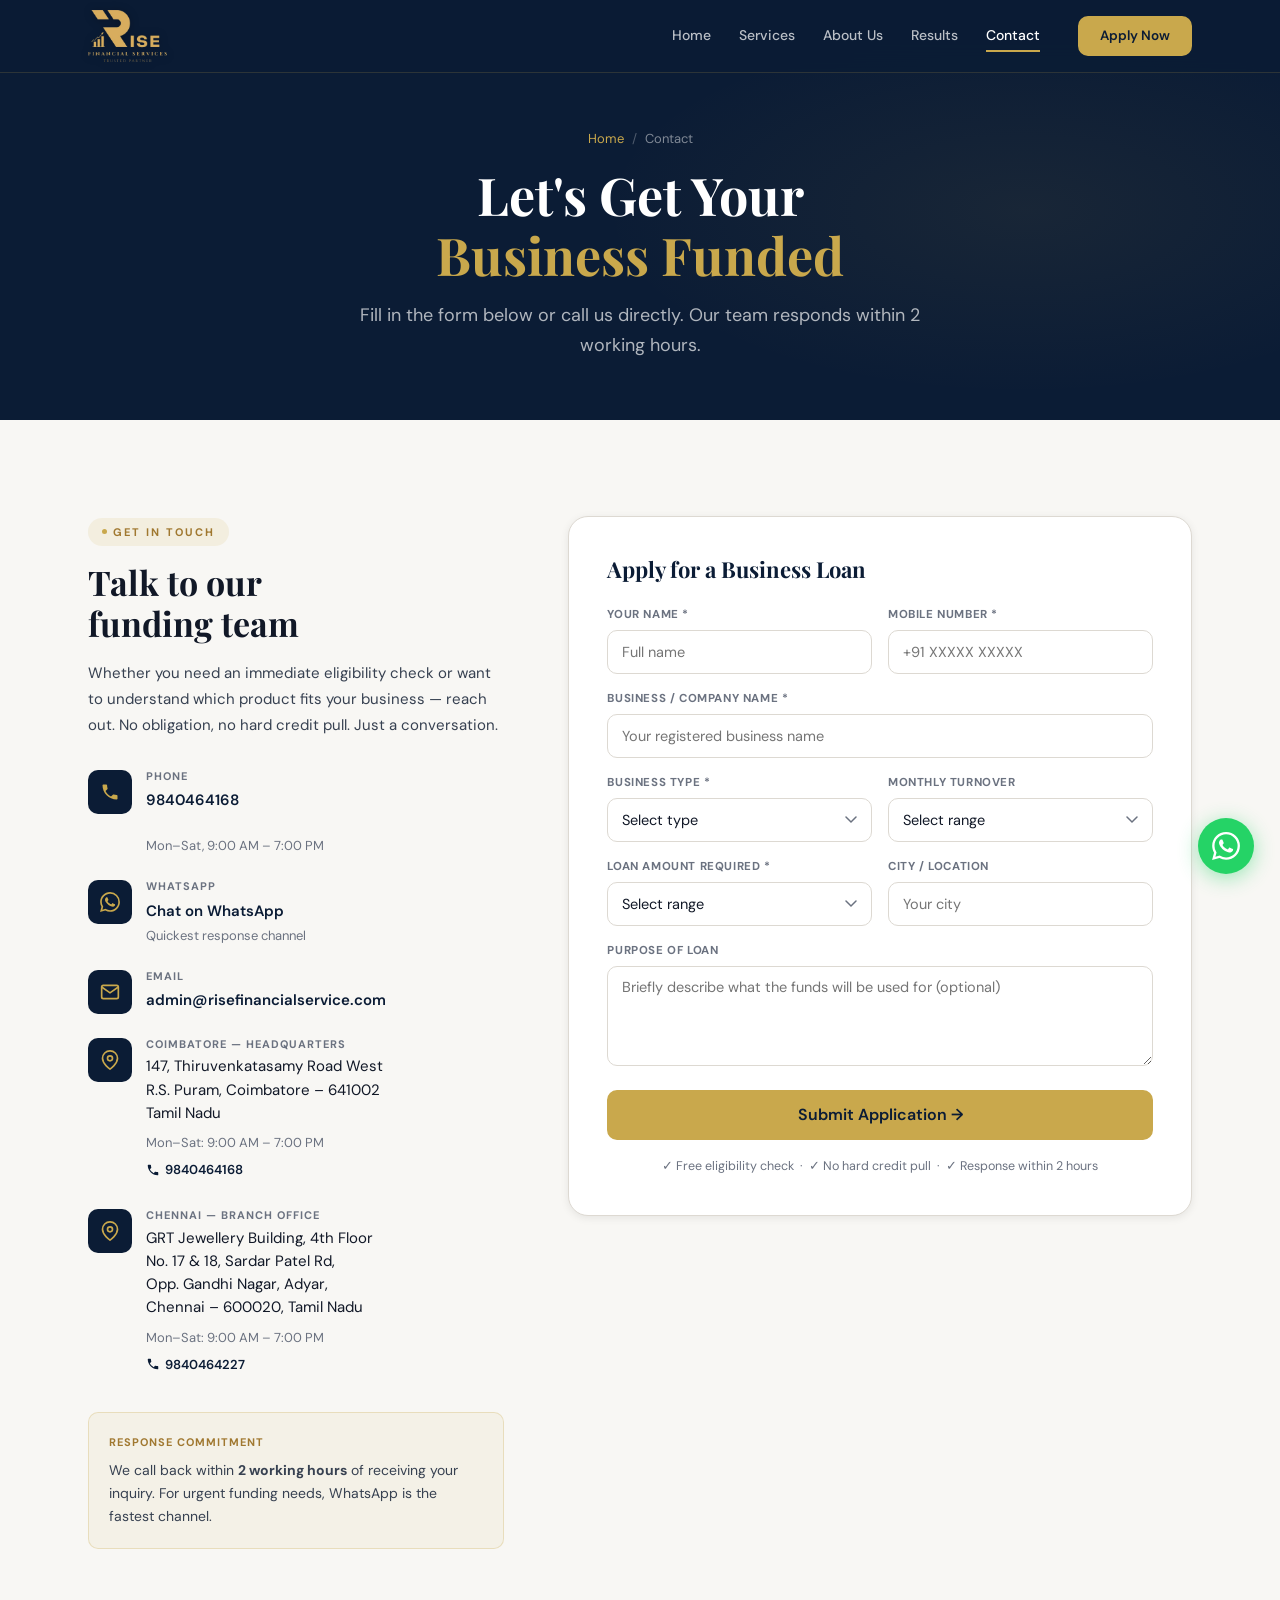
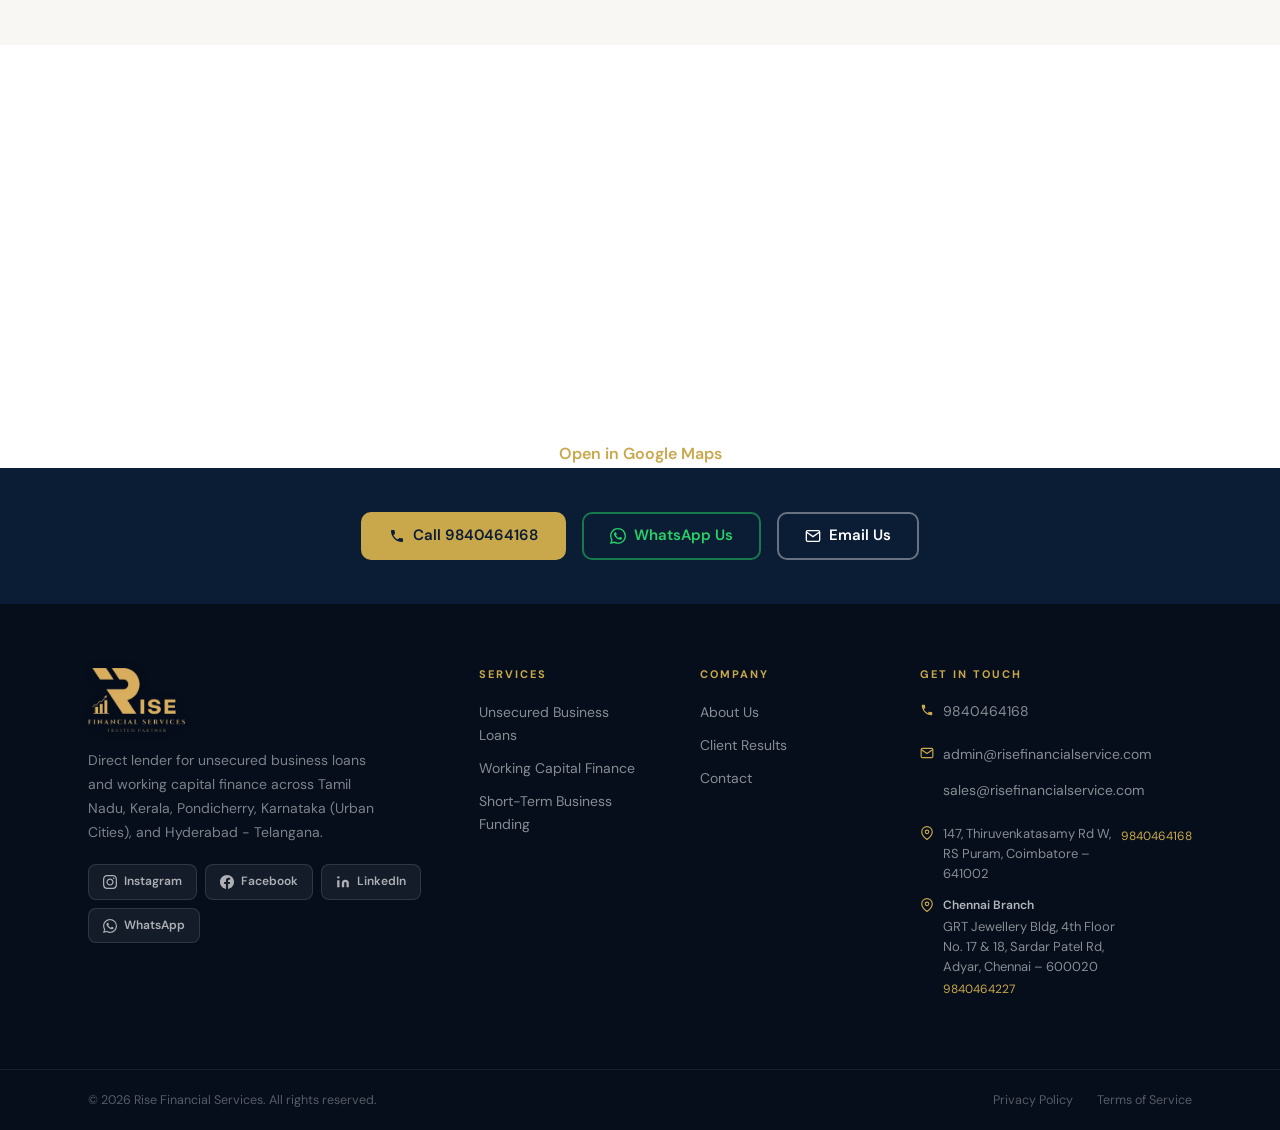
<file: contact.html>
<!DOCTYPE html>
<html lang="en">
<head>
<meta charset="UTF-8">
<meta name="viewport" content="width=device-width, initial-scale=1.0">
<title>Contact Us | Rise Financial Services | Apply for Business Loan</title>
<meta name="description" content="Apply for an unsecured business loan or contact Rise Financial Services. Office at RS Puram, Coimbatore. Call 9840464168 or WhatsApp us.">
<link rel="preconnect" href="https://fonts.googleapis.com">
<link rel="preconnect" href="https://fonts.gstatic.com" crossorigin>
<link href="https://fonts.googleapis.com/css2?family=Playfair+Display:wght@500;600;700&family=DM+Sans:wght@300;400;500;600&display=swap" rel="stylesheet">
<link rel="stylesheet" href="styles.css">
<link rel="icon" type="image/png" href="logo.png">
<script type="application/ld+json">
{
  "@context": "https://schema.org",
  "@type": "Organization",
  "name": "Rise Financial Services",
  "url": "https://www.risefinancialservice.com",
  "logo": "https://www.risefinancialservice.com/logo.png",
  "image": "https://www.risefinancialservice.com/logo.png",
  "telephone": "+919840464168"
}
</script>
</head>
<body>
<header class="nav-header" id="navbar">
  <div class="container nav-inner">
    <a href="index.html" class="logo"><img src="logo-transparent.png" alt="Rise Financial Services" class="logo-img" width="200" height="53"></a>
    <nav class="nav-links" id="navLinks">
      <a href="index.html">Home</a><a href="services.html">Services</a><a href="about.html">About Us</a><a href="results.html">Results</a><a href="contact.html" class="active">Contact</a>
    </nav>
    <a href="contact.html" class="btn btn-gold nav-cta">Apply Now</a>
    <button class="hamburger" id="hamburger"><span></span><span></span><span></span></button>
  </div>
</header>

<section class="page-hero">
  <div class="container page-hero-content">
    <div class="breadcrumb"><a href="index.html">Home</a><span>/</span>Contact</div>
    <h1>Let's Get Your<br><span class="gold">Business Funded</span></h1>
    <p>Fill in the form below or call us directly. Our team responds within 2 working hours.</p>
  </div>
</section>

<section class="contact-section">
  <div class="container">
    <div class="contact-grid">
      <div class="contact-info fade-up">
        <div class="section-tag">Get in Touch</div>
        <h2>Talk to our<br>funding team</h2>
        <p>Whether you need an immediate eligibility check or want to understand which product fits your business — reach out. No obligation, no hard credit pull. Just a conversation.</p>

        <div class="contact-detail">
          <div class="contact-detail-icon"><svg width="20" height="20" viewBox="0 0 24 24" fill="currentColor"><path d="M6.62 10.79c1.44 2.83 3.76 5.14 6.59 6.59l2.2-2.2c.27-.27.67-.36 1.02-.24 1.12.37 2.33.57 3.57.57.55 0 1 .45 1 1V20c0 .55-.45 1-1 1-9.39 0-17-7.61-17-17 0-.55.45-1 1-1h3.5c.55 0 1 .45 1 1 0 1.25.2 2.45.57 3.57.11.35.03.74-.25 1.02l-2.2 2.2z"/></svg></div>
          <div>
            <h4>Phone</h4>
            <a href="tel:9840464168" class="contact-detail p" style="font-size:15px;font-weight:600;color:var(--navy)">9840464168</a>
            <p style="font-size:13px;color:var(--text-muted);margin:2px 0 0">Mon–Sat, 9:00 AM – 7:00 PM</p>
          </div>
        </div>

        <div class="contact-detail">
          <div class="contact-detail-icon"><svg width="20" height="20" viewBox="0 0 24 24" fill="currentColor"><path d="M17.472 14.382c-.297-.149-1.758-.867-2.03-.967-.273-.099-.471-.148-.67.15-.197.297-.767.966-.94 1.164-.173.199-.347.223-.644.075-.297-.15-1.255-.463-2.39-1.475-.883-.788-1.48-1.761-1.653-2.059-.173-.297-.018-.458.13-.606.134-.133.298-.347.446-.52.149-.174.198-.298.298-.497.099-.198.05-.371-.025-.52-.075-.149-.669-1.612-.916-2.207-.242-.579-.487-.5-.669-.51-.173-.008-.371-.01-.57-.01-.198 0-.52.074-.792.372-.272.297-1.04 1.016-1.04 2.479 0 1.462 1.065 2.875 1.213 3.074.149.198 2.096 3.2 5.077 4.487.709.306 1.262.489 1.694.625.712.227 1.36.195 1.871.118.571-.085 1.758-.719 2.006-1.413.248-.694.248-1.289.173-1.413-.074-.124-.272-.198-.57-.347m-5.421 7.403h-.004a9.87 9.87 0 01-5.031-1.378l-.361-.214-3.741.982.998-3.648-.235-.374a9.86 9.86 0 01-1.51-5.26c.001-5.45 4.436-9.884 9.888-9.884 2.64 0 5.122 1.03 6.988 2.898a9.825 9.825 0 012.893 6.994c-.003 5.45-4.437 9.884-9.885 9.884m8.413-18.297A11.815 11.815 0 0012.05 0C5.495 0 .16 5.335.157 11.892c0 2.096.547 4.142 1.588 5.945L.057 24l6.305-1.654a11.882 11.882 0 005.683 1.448h.005c6.554 0 11.89-5.335 11.893-11.893a11.821 11.821 0 00-3.48-8.413z"/></svg></div>
          <div>
            <h4>WhatsApp</h4>
            <a href="https://wa.me/919840464168?text=Hi%2C%20I%27m%20interested%20in%20a%20business%20loan" target="_blank" style="font-size:15px;font-weight:600;color:var(--navy)">Chat on WhatsApp</a>
            <p style="font-size:13px;color:var(--text-muted);margin:2px 0 0">Quickest response channel</p>
          </div>
        </div>

        <div class="contact-detail">
          <div class="contact-detail-icon"><svg width="20" height="20" viewBox="0 0 24 24" fill="none" stroke="currentColor" stroke-width="2"><path d="M4 4h16c1.1 0 2 .9 2 2v12c0 1.1-.9 2-2 2H4c-1.1 0-2-.9-2-2V6c0-1.1.9-2 2-2z"/><polyline points="22,6 12,13 2,6"/></svg></div>
          <div>
            <h4>Email</h4>
            <a href="mailto:admin@risefinancialservice.com" style="font-size:15px;font-weight:600;color:var(--navy)">admin@risefinancialservice.com</a>
          </div>
        </div>

        <div class="contact-detail">
          <div class="contact-detail-icon"><svg width="20" height="20" viewBox="0 0 24 24" fill="none" stroke="currentColor" stroke-width="2"><path d="M21 10c0 7-9 13-9 13s-9-6-9-13a9 9 0 0118 0z"/><circle cx="12" cy="10" r="3"/></svg></div>
          <div>
            <h4>Coimbatore — Headquarters</h4>
            <p>147, Thiruvenkatasamy Road West<br>R.S. Puram, Coimbatore – 641002<br>Tamil Nadu</p>
            <div class="hours-list">
              <p style="margin-bottom:2px">Mon–Sat: 9:00 AM – 7:00 PM</p>
            </div>
            <a href="tel:9840464168" style="font-size:13px;font-weight:600;color:var(--navy);display:inline-flex;align-items:center;gap:5px;margin-top:4px">
              <svg width="14" height="14" viewBox="0 0 24 24" fill="currentColor"><path d="M6.62 10.79c1.44 2.83 3.76 5.14 6.59 6.59l2.2-2.2c.27-.27.67-.36 1.02-.24 1.12.37 2.33.57 3.57.57.55 0 1 .45 1 1V20c0 .55-.45 1-1 1-9.39 0-17-7.61-17-17 0-.55.45-1 1-1h3.5c.55 0 1 .45 1 1 0 1.25.2 2.45.57 3.57.11.35.03.74-.25 1.02l-2.2 2.2z"/></svg> 9840464168
            </a>
          </div>
        </div>

        <div class="contact-detail">
          <div class="contact-detail-icon"><svg width="20" height="20" viewBox="0 0 24 24" fill="none" stroke="currentColor" stroke-width="2"><path d="M21 10c0 7-9 13-9 13s-9-6-9-13a9 9 0 0118 0z"/><circle cx="12" cy="10" r="3"/></svg></div>
          <div>
            <h4>Chennai — Branch Office</h4>
            <p>GRT Jewellery Building, 4th Floor<br>No. 17 &amp; 18, Sardar Patel Rd,<br>Opp. Gandhi Nagar, Adyar,<br>Chennai – 600020, Tamil Nadu</p>
            <div class="hours-list">
              <p style="margin-bottom:2px">Mon–Sat: 9:00 AM – 7:00 PM</p>
            </div>
            <a href="tel:9840464227" style="font-size:13px;font-weight:600;color:var(--navy);display:inline-flex;align-items:center;gap:5px;margin-top:4px">
              <svg width="14" height="14" viewBox="0 0 24 24" fill="currentColor"><path d="M6.62 10.79c1.44 2.83 3.76 5.14 6.59 6.59l2.2-2.2c.27-.27.67-.36 1.02-.24 1.12.37 2.33.57 3.57.57.55 0 1 .45 1 1V20c0 .55-.45 1-1 1-9.39 0-17-7.61-17-17 0-.55.45-1 1-1h3.5c.55 0 1 .45 1 1 0 1.25.2 2.45.57 3.57.11.35.03.74-.25 1.02l-2.2 2.2z"/></svg> 9840464227
            </a>
          </div>
        </div>

        <div class="response-box">
          <div class="response-box-title">Response Commitment</div>
          <p style="font-size:14px;color:var(--text-body);margin:0">We call back within <strong>2 working hours</strong> of receiving your inquiry. For urgent funding needs, WhatsApp is the fastest channel.</p>
        </div>
      </div>

      <div class="fade-up">
        <div class="contact-form-box">
          <h3>Apply for a Business Loan</h3>
          <form id="contactForm" action="https://formspree.io/f/mkoyobed" method="POST">
            <div class="form-row">
              <div class="form-group">
                <label>Your Name *</label>
                <input type="text" name="name" placeholder="Full name" required>
              </div>
              <div class="form-group">
                <label>Mobile Number *</label>
                <input type="tel" name="mobile" placeholder="+91 XXXXX XXXXX" required>
              </div>
            </div>
            <div class="form-group">
              <label>Business / Company Name *</label>
              <input type="text" name="business" placeholder="Your registered business name" required>
            </div>
            <div class="form-row">
              <div class="form-group">
                <label>Business Type *</label>
                <select name="businessType" required>
                  <option value="">Select type</option>
                  <option>Manufacturing</option>
                  <option>Trading / Distribution</option>
                  <option>Services</option>
                  <option>Construction</option>
                  <option>Export / Import</option>
                  <option>IT / Technology</option>
                  <option>Healthcare</option>
                  <option>Other</option>
                </select>
              </div>
              <div class="form-group">
                <label>Monthly Turnover</label>
                <select name="turnover">
                  <option value="">Select range</option>
                  <option>₹ 1 – 5 Crores</option>
                  <option>₹ 5 – 20 Crores</option>
                  <option>₹ 20 – 50 Crores</option>
                  <option>Above ₹ 50 Crores</option>
                </select>
              </div>
            </div>
            <div class="form-row">
              <div class="form-group">
                <label>Loan Amount Required *</label>
                <select name="loanAmount" required>
                  <option value="">Select range</option>
                  <option>₹ 50 Lakhs – ₹ 1 Crore</option>
                  <option>₹ 1 Crore – ₹ 5 Crores</option>
                  <option>₹ 5 Crores – ₹ 10 Crores</option>
                  <option>₹ 10 Crores – ₹ 25 Crores</option>
                  <option>₹ 25 Crores – ₹ 50 Crores</option>
                </select>
              </div>
              <div class="form-group">
                <label>City / Location</label>
                <input type="text" name="city" placeholder="Your city">
              </div>
            </div>
            <div class="form-group">
              <label>Purpose of Loan</label>
              <textarea name="purpose" placeholder="Briefly describe what the funds will be used for (optional)"></textarea>
            </div>
            <button type="submit" class="btn btn-gold w-full" style="font-size:16px;padding:15px">Submit Application →</button>
            <p class="form-promise">✓ Free eligibility check &nbsp;·&nbsp; ✓ No hard credit pull &nbsp;·&nbsp; ✓ Response within 2 hours</p>
          </form>
          <div id="successMessage" style="display:none; color:#28a745; font-weight:600; margin-top:15px; text-align:center;">Application successfully submitted!</div>
        </div>
      </div>
    </div>
  </div>
</section>

<!-- MAP -->
<section class="map-section">
  <iframe
    src="https://maps.google.com/maps?q=11.010064,76.947026&z=16&output=embed"
    width="100%"
    height="400"
    style="border:0;"
    allowfullscreen=""
    loading="lazy"
    referrerpolicy="no-referrer-when-downgrade"
    title="Rise Financial Services - RS Puram, Coimbatore">
  </iframe>
  <div style="margin-top:1rem;text-align:center;">
    <a href="https://www.google.com/maps/place/Rise+Financial+Services/@11.010064,76.947026,16z" target="_blank" rel="noopener noreferrer" style="color:var(--gold);font-weight:600;">Open in Google Maps</a>
  </div>
</section>

<!-- QUICK CONTACT STRIP -->
<section class="quick-contact-strip">
  <div class="container">
    <div class="quick-contact-strip-inner">
      <a href="tel:9840464168" class="btn btn-gold">
        <svg width="16" height="16" viewBox="0 0 24 24" fill="currentColor"><path d="M6.62 10.79c1.44 2.83 3.76 5.14 6.59 6.59l2.2-2.2c.27-.27.67-.36 1.02-.24 1.12.37 2.33.57 3.57.57.55 0 1 .45 1 1V20c0 .55-.45 1-1 1-9.39 0-17-7.61-17-17 0-.55.45-1 1-1h3.5c.55 0 1 .45 1 1 0 1.25.2 2.45.57 3.57.11.35.03.74-.25 1.02l-2.2 2.2z"/></svg>
        Call 9840464168
      </a>
      <a href="https://wa.me/919840464168?text=Hi%2C%20I%27d%20like%20to%20check%20my%20eligibility%20for%20a%20business%20loan" target="_blank" class="btn btn-outline-white" style="border-color:rgba(37,211,102,0.5);color:#25D366">
        <svg width="16" height="16" viewBox="0 0 24 24" fill="currentColor"><path d="M17.472 14.382c-.297-.149-1.758-.867-2.03-.967-.273-.099-.471-.148-.67.15-.197.297-.767.966-.94 1.164-.173.199-.347.223-.644.075-.297-.15-1.255-.463-2.39-1.475-.883-.788-1.48-1.761-1.653-2.059-.173-.297-.018-.458.13-.606.134-.133.298-.347.446-.52.149-.174.198-.298.298-.497.099-.198.05-.371-.025-.52-.075-.149-.669-1.612-.916-2.207-.242-.579-.487-.5-.669-.51-.173-.008-.371-.01-.57-.01-.198 0-.52.074-.792.372-.272.297-1.04 1.016-1.04 2.479 0 1.462 1.065 2.875 1.213 3.074.149.198 2.096 3.2 5.077 4.487.709.306 1.262.489 1.694.625.712.227 1.36.195 1.871.118.571-.085 1.758-.719 2.006-1.413.248-.694.248-1.289.173-1.413-.074-.124-.272-.198-.57-.347m-5.421 7.403h-.004a9.87 9.87 0 01-5.031-1.378l-.361-.214-3.741.982.998-3.648-.235-.374a9.86 9.86 0 01-1.51-5.26c.001-5.45 4.436-9.884 9.888-9.884 2.64 0 5.122 1.03 6.988 2.898a9.825 9.825 0 012.893 6.994c-.003 5.45-4.437 9.884-9.885 9.884m8.413-18.297A11.815 11.815 0 0012.05 0C5.495 0 .16 5.335.157 11.892c0 2.096.547 4.142 1.588 5.945L.057 24l6.305-1.654a11.882 11.882 0 005.683 1.448h.005c6.554 0 11.89-5.335 11.893-11.893a11.821 11.821 0 00-3.48-8.413z"/></svg>
        WhatsApp Us
      </a>
      <a href="mailto:sales@risefinancialservice.com" class="btn btn-outline-white">
        <svg width="16" height="16" viewBox="0 0 24 24" fill="none" stroke="currentColor" stroke-width="2"><path d="M4 4h16c1.1 0 2 .9 2 2v12c0 1.1-.9 2-2 2H4c-1.1 0-2-.9-2-2V6c0-1.1.9-2 2-2z"/><polyline points="22,6 12,13 2,6"/></svg>
        Email Us
      </a>
    </div>
  </div>
</section>

<!-- FOOTER -->
<footer class="footer">
  <div class="container footer-grid">
    <div class="footer-brand">
      <a href="index.html" class="logo logo-light" aria-label="Rise Financial Services">
        <img src="logo-transparent.png" alt="Rise Financial Services" class="logo-img" width="200" height="53">
      </a>
      <p>Direct lender for unsecured business loans and working capital finance across Tamil Nadu, Kerala, Pondicherry, Karnataka (Urban Cities), and Hyderabad - Telangana.</p>
      <div class="footer-social-banner">
        <a href="https://www.instagram.com/rise_financialservices/" target="_blank" rel="noopener noreferrer" class="social-btn instagram" aria-label="Instagram">
          <svg width="14" height="14" viewBox="0 0 24 24" fill="currentColor"><path d="M12 2.163c3.204 0 3.584.012 4.85.07 3.252.148 4.771 1.691 4.919 4.919.058 1.265.069 1.645.069 4.849 0 3.205-.012 3.584-.069 4.849-.149 3.225-1.664 4.771-4.919 4.919-1.266.058-1.644.07-4.85.07-3.204 0-3.584-.012-4.849-.07-3.26-.149-4.771-1.699-4.919-4.92-.058-1.265-.07-1.644-.07-4.849 0-3.204.013-3.583.07-4.849.149-3.227 1.664-4.771 4.919-4.919 1.266-.057 1.645-.069 4.849-.069zm0-2.163c-3.259 0-3.667.014-4.947.072-4.358.2-6.78 2.618-6.98 6.98-.059 1.281-.073 1.689-.073 4.948 0 3.259.014 3.668.072 4.948.2 4.358 2.618 6.78 6.98 6.98 1.281.058 1.689.072 4.948.072 3.259 0 3.668-.014 4.948-.072 4.354-.2 6.782-2.618 6.979-6.98.059-1.28.073-1.689.073-4.948 0-3.259-.014-3.667-.072-4.947-.196-4.354-2.617-6.78-6.979-6.98-1.281-.059-1.69-.073-4.949-.073zm0 5.838c-3.403 0-6.162 2.759-6.162 6.162s2.759 6.163 6.162 6.163 6.162-2.759 6.162-6.163c0-3.403-2.759-6.162-6.162-6.162zm0 10.162c-2.209 0-4-1.79-4-4 0-2.209 1.791-4 4-4s4 1.791 4 4c0 2.21-1.791 4-4 4zm6.406-11.845c-.796 0-1.441.645-1.441 1.44s.645 1.44 1.441 1.44c.795 0 1.439-.645 1.439-1.44s-.644-1.44-1.439-1.44z"/></svg>
          Instagram
        </a>
        <a href="https://www.facebook.com/profile.php?id=61573836364276" target="_blank" rel="noopener noreferrer" class="social-btn facebook" aria-label="Facebook">
          <svg width="14" height="14" viewBox="0 0 24 24" fill="currentColor"><path d="M24 12.073c0-6.627-5.373-12-12-12s-12 5.373-12 12c0 5.99 4.388 10.954 10.125 11.854v-8.385H7.078v-3.47h3.047V9.43c0-3.007 1.792-4.669 4.533-4.669 1.312 0 2.686.235 2.686.235v2.953H15.83c-1.491 0-1.956.925-1.956 1.874v2.25h3.328l-.532 3.47h-2.796v8.385C19.612 23.027 24 18.062 24 12.073z"/></svg>
          Facebook
        </a>
        <a href="https://www.linkedin.com/company/rise-financial-services-x/" target="_blank" rel="noopener noreferrer" class="social-btn linkedin" aria-label="LinkedIn">
          <svg width="14" height="14" viewBox="0 0 24 24" fill="currentColor"><path d="M16 8a6 6 0 016 6v7h-4v-7a2 2 0 00-2-2 2 2 0 00-2 2v7h-4v-7a6 6 0 016-6zM2 9h4v12H2z"/><circle cx="4" cy="4" r="2"/></svg>
          LinkedIn
        </a>
        <a href="https://wa.me/919840464168" target="_blank" rel="noopener noreferrer" class="social-btn whatsapp-btn" aria-label="WhatsApp">
          <svg width="14" height="14" viewBox="0 0 24 24" fill="currentColor"><path d="M17.472 14.382c-.297-.149-1.758-.867-2.03-.967-.273-.099-.471-.148-.67.15-.197.297-.767.966-.94 1.164-.173.199-.347.223-.644.075-.297-.15-1.255-.463-2.39-1.475-.883-.788-1.48-1.761-1.653-2.059-.173-.297-.018-.458.13-.606.134-.133.298-.347.446-.52.149-.174.198-.298.298-.497.099-.198.05-.371-.025-.52-.075-.149-.669-1.612-.916-2.207-.242-.579-.487-.5-.669-.51-.173-.008-.371-.01-.57-.01-.198 0-.52.074-.792.372-.272.297-1.04 1.016-1.04 2.479 0 1.462 1.065 2.875 1.213 3.074.149.198 2.096 3.2 5.077 4.487.709.306 1.262.489 1.694.625.712.227 1.36.195 1.871.118.571-.085 1.758-.719 2.006-1.413.248-.694.248-1.289.173-1.413-.074-.124-.272-.198-.57-.347m-5.421 7.403h-.004a9.87 9.87 0 01-5.031-1.378l-.361-.214-3.741.982.998-3.648-.235-.374a9.86 9.86 0 01-1.51-5.26c.001-5.45 4.436-9.884 9.888-9.884 2.64 0 5.122 1.03 6.988 2.898a9.825 9.825 0 012.893 6.994c-.003 5.45-4.437 9.884-9.885 9.884m8.413-18.297A11.815 11.815 0 0012.05 0C5.495 0 .16 5.335.157 11.892c0 2.096.547 4.142 1.588 5.945L.057 24l6.305-1.654a11.882 11.882 0 005.683 1.448h.005c6.554 0 11.89-5.335 11.893-11.893a11.821 11.821 0 00-3.48-8.413z"/></svg>
          WhatsApp
        </a>
      </div>
    </div>
    <div class="footer-col">
      <h4>Services</h4>
      <a href="services.html#unsecured">Unsecured Business Loans</a>
      <a href="services.html#working-capital">Working Capital Finance</a>
      <a href="services.html#short-term">Short-Term Business Funding</a>
    </div>
    <div class="footer-col">
      <h4>Company</h4>
      <a href="about.html">About Us</a>
      <a href="results.html">Client Results</a>
      <a href="contact.html">Contact</a>
    </div>
    <div class="footer-col">
      <h4>Get in Touch</h4>
      <div class="footer-contact-item">
        <svg width="14" height="14" viewBox="0 0 24 24" fill="currentColor" aria-hidden="true"><path d="M6.62 10.79c1.44 2.83 3.76 5.14 6.59 6.59l2.2-2.2c.27-.27.67-.36 1.02-.24 1.12.37 2.33.57 3.57.57.55 0 1 .45 1 1V20c0 .55-.45 1-1 1-9.39 0-17-7.61-17-17 0-.55.45-1 1-1h3.5c.55 0 1 .45 1 1 0 1.25.2 2.45.57 3.57.11.35.03.74-.25 1.02l-2.2 2.2z"/></svg>
        <a href="tel:9840464168">9840464168</a>
      </div>
      <div class="footer-contact-item">
        <svg width="14" height="14" viewBox="0 0 24 24" fill="none" stroke="currentColor" stroke-width="2" aria-hidden="true"><path d="M4 4h16c1.1 0 2 .9 2 2v12c0 1.1-.9 2-2 2H4c-1.1 0-2-.9-2-2V6c0-1.1.9-2 2-2z"/><polyline points="22,6 12,13 2,6"/></svg>
        <div style="display:flex; flex-direction:column; gap:.25rem;">
          <a href="mailto:admin@risefinancialservice.com">admin@risefinancialservice.com</a>
          <a href="mailto:sales@risefinancialservice.com">sales@risefinancialservice.com</a>
        </div>
      </div>
      <div class="footer-contact-item">
        <svg width="14" height="14" viewBox="0 0 24 24" fill="none" stroke="currentColor" stroke-width="2" aria-hidden="true"><path d="M21 10c0 7-9 13-9 13s-9-6-9-13a9 9 0 0118 0z"/><circle cx="12" cy="10" r="3"/></svg>
        <span>147, Thiruvenkatasamy Rd W, RS Puram, Coimbatore – 641002</span><a href="tel:9840464168" style="display:block;color:var(--gold);font-size:12px;margin-top:3px">9840464168</a>
      </div>
      <div class="footer-contact-item">
        <svg width="14" height="14" viewBox="0 0 24 24" fill="none" stroke="currentColor" stroke-width="2" aria-hidden="true"><path d="M21 10c0 7-9 13-9 13s-9-6-9-13a9 9 0 0118 0z"/><circle cx="12" cy="10" r="3"/></svg>
        <div><span style="display:block;color:rgba(255,255,255,0.7);font-size:12px;font-weight:600;margin-bottom:2px">Chennai Branch</span><span>GRT Jewellery Bldg, 4th Floor<br>No. 17 &amp; 18, Sardar Patel Rd,<br>Adyar, Chennai – 600020</span><a href="tel:9840464227" style="display:block;color:var(--gold);font-size:12px;margin-top:3px">9840464227</a></div>
      </div>
    </div>
  </div>
  <div class="footer-bottom">
    <div class="container footer-bottom-inner">
      <span>© 2026 Rise Financial Services. All rights reserved.</span>
      <div class="footer-bottom-links">
        <a href="#">Privacy Policy</a>
        <a href="#">Terms of Service</a>
      </div>
    </div>
  </div>
</footer>

<!-- WHATSAPP STICKY -->
<a href="https://wa.me/919840464168?text=Hi%2C%20I%27m%20interested%20in%20a%20business%20loan%20from%20Rise%20Financial%20Services" class="whatsapp-float" target="_blank" rel="noopener noreferrer" aria-label="Chat on WhatsApp">
  <svg width="28" height="28" viewBox="0 0 24 24" fill="white" aria-hidden="true"><path d="M17.472 14.382c-.297-.149-1.758-.867-2.03-.967-.273-.099-.471-.148-.67.15-.197.297-.767.966-.94 1.164-.173.199-.347.223-.644.075-.297-.15-1.255-.463-2.39-1.475-.883-.788-1.48-1.761-1.653-2.059-.173-.297-.018-.458.13-.606.134-.133.298-.347.446-.52.149-.174.198-.298.298-.497.099-.198.05-.371-.025-.52-.075-.149-.669-1.612-.916-2.207-.242-.579-.487-.5-.669-.51-.173-.008-.371-.01-.57-.01-.198 0-.52.074-.792.372-.272.297-1.04 1.016-1.04 2.479 0 1.462 1.065 2.875 1.213 3.074.149.198 2.096 3.2 5.077 4.487.709.306 1.262.489 1.694.625.712.227 1.36.195 1.871.118.571-.085 1.758-.719 2.006-1.413.248-.694.248-1.289.173-1.413-.074-.124-.272-.198-.57-.347m-5.421 7.403h-.004a9.87 9.87 0 01-5.031-1.378l-.361-.214-3.741.982.998-3.648-.235-.374a9.86 9.86 0 01-1.51-5.26c.001-5.45 4.436-9.884 9.888-9.884 2.64 0 5.122 1.03 6.988 2.898a9.825 9.825 0 012.893 6.994c-.003 5.45-4.437 9.884-9.885 9.884m8.413-18.297A11.815 11.815 0 0012.05 0C5.495 0 .16 5.335.157 11.892c0 2.096.547 4.142 1.588 5.945L.057 24l6.305-1.654a11.882 11.882 0 005.683 1.448h.005c6.554 0 11.89-5.335 11.893-11.893a11.821 11.821 0 00-3.48-8.413z"/></svg>
</a>

<script>
document.getElementById('contactForm').addEventListener('submit', function(e) {
  e.preventDefault();
  const formData = new FormData(this);
  
  // Send to Formspree
  fetch(this.action, {
    method: 'POST',
    body: formData,
    headers: {
      'Accept': 'application/json'
    }
  }).then(response => {
    if (response.ok) {
      document.getElementById('successMessage').style.display = 'block';
      // Construct WhatsApp message
      let message = 'New Business Loan Application:\n\n';
      for (let [key, value] of formData.entries()) {
        message += `${key}: ${value}\n`;
      }
      const encodedMessage = encodeURIComponent(message);
      const whatsappUrl = `https://wa.me/919840464168?text=${encodedMessage}`;
      window.open(whatsappUrl, '_blank');
    } else {
      alert('Error submitting form. Please try again.');
    }
  }).catch(error => {
    alert('Error submitting form. Please try again.');
  });
});
</script>

<script src="main.js"></script>
</body>
</html>
</file>
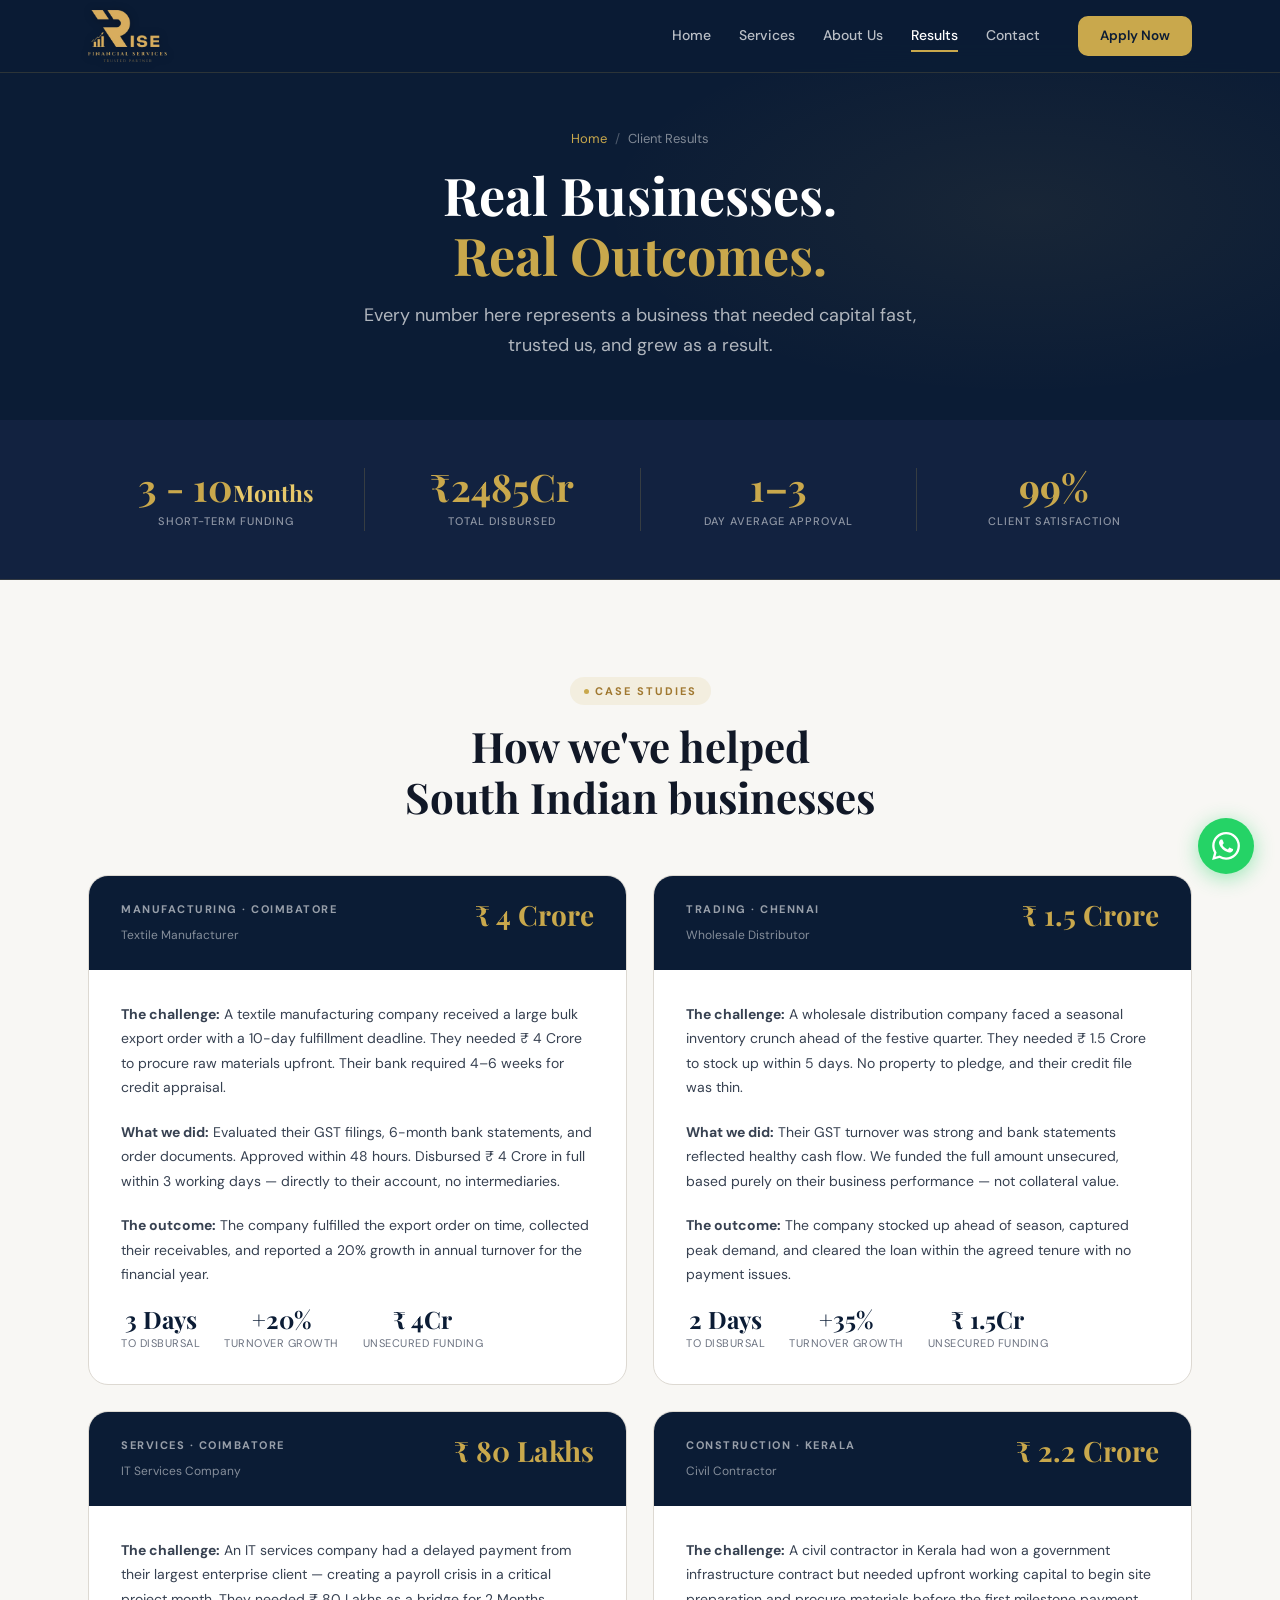
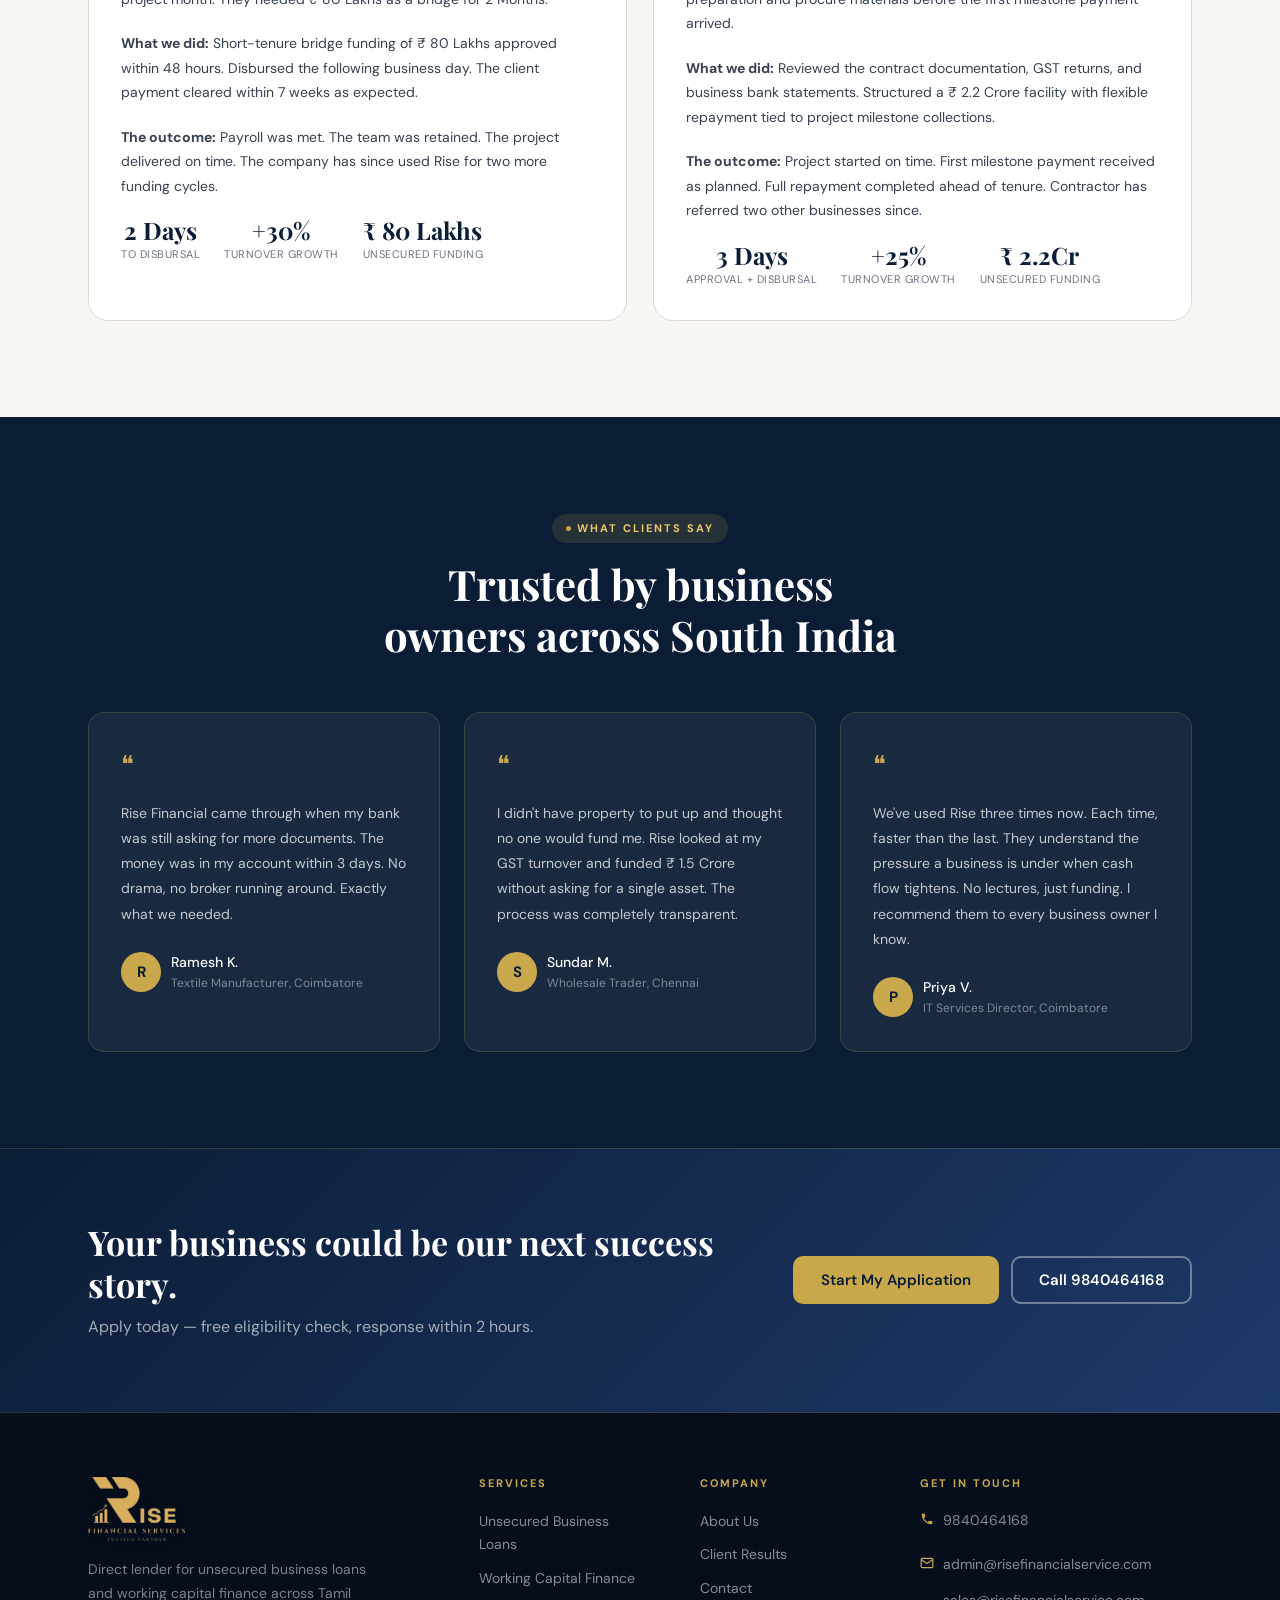
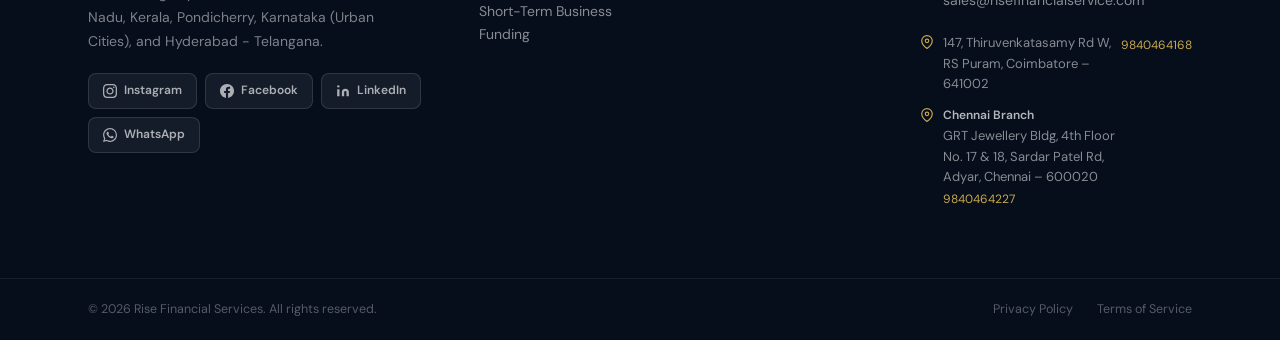
<file: results.html>
<!DOCTYPE html>
<html lang="en">
<head>
<meta charset="UTF-8">
<meta name="viewport" content="width=device-width, initial-scale=1.0">
<title>Client Results | Rise Financial Services</title>
<meta name="description" content="Real client success stories — how Rise Financial Services has helped manufacturers, traders, and service companies grow with fast unsecured business loans.">
<link rel="preconnect" href="https://fonts.googleapis.com">
<link rel="preconnect" href="https://fonts.gstatic.com" crossorigin>
<link href="https://fonts.googleapis.com/css2?family=Playfair+Display:wght@500;600;700&family=DM+Sans:wght@300;400;500;600&display=swap" rel="stylesheet">
<link rel="stylesheet" href="styles.css">
<link rel="icon" type="image/png" href="logo.png">
<script type="application/ld+json">
{
  "@context": "https://schema.org",
  "@type": "Organization",
  "name": "Rise Financial Services",
  "url": "https://www.risefinancialservice.com",
  "logo": "https://www.risefinancialservice.com/logo.png",
  "image": "https://www.risefinancialservice.com/logo.png",
  "telephone": "+919840464168"
}
</script>
</head>
<body>
<header class="nav-header" id="navbar">
  <div class="container nav-inner">
    <a href="index.html" class="logo"><img src="logo-transparent.png" alt="Rise Financial Services" class="logo-img" width="200" height="53"></a>
    <nav class="nav-links" id="navLinks">
      <a href="index.html">Home</a><a href="services.html">Services</a><a href="about.html">About Us</a><a href="results.html" class="active">Results</a><a href="contact.html">Contact</a>
    </nav>
    <a href="contact.html" class="btn btn-gold nav-cta">Apply Now</a>
    <button class="hamburger" id="hamburger"><span></span><span></span><span></span></button>
  </div>
</header>

<section class="page-hero">
  <div class="container page-hero-content">
    <div class="breadcrumb"><a href="index.html">Home</a><span>/</span>Client Results</div>
    <h1>Real Businesses.<br><span class="gold">Real Outcomes.</span></h1>
    <p>Every number here represents a business that needed capital fast, trusted us, and grew as a result.</p>
  </div>
</section>

<!-- IMPACT STATS -->
<section class="stats-bar">
  <div class="container stats-grid">
    <div class="stat-item"><div class="stat-num">3 - 10<span class="stat-plus">Months</span></div><div class="stat-lbl">Short-term Funding</div></div>
    <div class="stat-item"><div class="stat-num">₹ 2500Cr<span class="stat-plus">+</span></div><div class="stat-lbl">Total Disbursed</div></div>
    <div class="stat-item"><div class="stat-num">1–3</div><div class="stat-lbl">Day Average Approval</div></div>
    <div class="stat-item"><div class="stat-num">100%<span class="stat-plus"></span></div><div class="stat-lbl">Client Satisfaction</div></div>
  </div>
</section>

<!-- CASE STUDIES -->
<section class="section" style="background:var(--off-white)">
  <div class="container">
    <div class="section-header">
      <div class="section-tag">Case Studies</div>
      <h2 class="section-h2">How we've helped<br>South Indian businesses</h2>
    </div>
    <div class="results-grid">
      <div class="result-card fade-up">
        <div class="result-header">
          <div><div class="case-industry">Manufacturing · Coimbatore</div><div style="color:rgba(255,255,255,0.5);font-size:12px;margin-top:4px">Textile Manufacturer</div></div>
          <div class="case-amount">₹ 4 Crore</div>
        </div>
        <div class="result-body">
          <p><strong>The challenge:</strong> A textile manufacturing company received a large bulk export order with a 10-day fulfillment deadline. They needed ₹ 4 Crore to procure raw materials upfront. Their bank required 4–6 weeks for credit appraisal.</p>
          <p><strong>What we did:</strong> Evaluated their GST filings, 6-month bank statements, and order documents. Approved within 48 hours. Disbursed ₹ 4 Crore in full within 3 working days — directly to their account, no intermediaries.</p>
          <p><strong>The outcome:</strong> The company fulfilled the export order on time, collected their receivables, and reported a 20% growth in annual turnover for the financial year.</p>
          <div class="result-stats">
            <div class="result-stat"><div class="val">3 Days</div><div class="lbl">To Disbursal</div></div>
            <div class="result-stat"><div class="val">+20%</div><div class="lbl">Turnover Growth</div></div>
            <div class="result-stat"><div class="val">₹ 4Cr</div><div class="lbl">Unsecured Funding</div></div>
          </div>
        </div>
      </div>

      <div class="result-card fade-up">
        <div class="result-header">
          <div><div class="case-industry">Trading · Chennai</div><div style="color:rgba(255,255,255,0.5);font-size:12px;margin-top:4px">Wholesale Distributor</div></div>
          <div class="case-amount">₹ 1.5 Crore</div>
        </div>
        <div class="result-body">
          <p><strong>The challenge:</strong> A wholesale distribution company faced a seasonal inventory crunch ahead of the festive quarter. They needed ₹ 1.5 Crore to stock up within 5 days. No property to pledge, and their credit file was thin.</p>
          <p><strong>What we did:</strong> Their GST turnover was strong and bank statements reflected healthy cash flow. We funded the full amount unsecured, based purely on their business performance — not collateral value.</p>
          <p><strong>The outcome:</strong> The company stocked up ahead of season, captured peak demand, and cleared the loan within the agreed tenure with no payment issues.</p>
          <div class="result-stats">
            <div class="result-stat"><div class="val">2 Days</div><div class="lbl">To Disbursal</div></div>
            <div class="result-stat"><div class="val">+35%</div><div class="lbl">Turnover Growth</div></div>
            <div class="result-stat"><div class="val">₹ 1.5Cr</div><div class="lbl">Unsecured Funding</div></div>
          </div>
        </div>
      </div>

      <div class="result-card fade-up">
        <div class="result-header">
          <div><div class="case-industry">Services · Coimbatore</div><div style="color:rgba(255,255,255,0.5);font-size:12px;margin-top:4px">IT Services Company</div></div>
          <div class="case-amount">₹ 80 Lakhs</div>
        </div>
        <div class="result-body">
          <p><strong>The challenge:</strong> An IT services company had a delayed payment from their largest enterprise client — creating a payroll crisis in a critical project month. They needed ₹ 80 Lakhs as a bridge for 2 Months.</p>
          <p><strong>What we did:</strong> Short-tenure bridge funding of ₹ 80 Lakhs approved within 48 hours. Disbursed the following business day. The client payment cleared within 7 weeks as expected.</p>
          <p><strong>The outcome:</strong> Payroll was met. The team was retained. The project delivered on time. The company has since used Rise for two more funding cycles.</p>
          <div class="result-stats">
            <div class="result-stat"><div class="val">2 Days</div><div class="lbl">To Disbursal</div></div>
            <div class="result-stat"><div class="val">+30%</div><div class="lbl">Turnover Growth</div></div>
            <div class="result-stat"><div class="val">₹ 80 Lakhs</div><div class="lbl">Unsecured Funding</div></div>
          </div>
        </div>
      </div>

      <div class="result-card fade-up">
        <div class="result-header">
          <div><div class="case-industry">Construction · Kerala</div><div style="color:rgba(255,255,255,0.5);font-size:12px;margin-top:4px">Civil Contractor</div></div>
          <div class="case-amount">₹ 2.2 Crore</div>
        </div>
        <div class="result-body">
          <p><strong>The challenge:</strong> A civil contractor in Kerala had won a government infrastructure contract but needed upfront working capital to begin site preparation and procure materials before the first milestone payment arrived.</p>
          <p><strong>What we did:</strong> Reviewed the contract documentation, GST returns, and business bank statements. Structured a ₹ 2.2 Crore facility with flexible repayment tied to project milestone collections.</p>
          <p><strong>The outcome:</strong> Project started on time. First milestone payment received as planned. Full repayment completed ahead of tenure. Contractor has referred two other businesses since.</p>
          <div class="result-stats">
            <div class="result-stat"><div class="val">3 Days</div><div class="lbl">Approval + Disbursal</div></div>
            <div class="result-stat"><div class="val">+25%</div><div class="lbl">Turnover Growth</div></div>
            <div class="result-stat"><div class="val">₹ 2.2Cr</div><div class="lbl">Unsecured Funding</div></div>
          </div>
        </div>
      </div>
    </div>
  </div>
</section>

<!-- TESTIMONIALS -->
<section class="section" style="background:var(--navy)">
  <div class="container">
    <div class="section-header">
      <div class="section-tag" style="background:rgba(201,168,76,0.15);color:var(--gold-light)">What Clients Say</div>
      <h2 class="section-h2" style="color:var(--white)">Trusted by business<br>owners across South India</h2>
    </div>
    <div style="display:grid;grid-template-columns:repeat(3,1fr);gap:24px">
      <div style="background:rgba(255,255,255,0.06);border:1px solid rgba(201,168,76,0.2);border-radius:16px;padding:2rem">
        <div style="color:var(--gold);font-size:24px;margin-bottom:1rem">❝</div>
        <p style="color:rgba(255,255,255,0.75);font-size:14px;line-height:1.8;margin-bottom:1.5rem">Rise Financial came through when my bank was still asking for more documents. The money was in my account within 3 days. No drama, no broker running around. Exactly what we needed.</p>
        <div style="display:flex;align-items:center;gap:10px">
          <div style="width:40px;height:40px;border-radius:50%;background:var(--gold);display:flex;align-items:center;justify-content:center;font-weight:700;color:var(--navy);font-size:15px">R</div>
          <div><div style="color:var(--white);font-size:14px;font-weight:500">Ramesh K.</div><div style="color:rgba(255,255,255,0.45);font-size:12px">Textile Manufacturer, Coimbatore</div></div>
        </div>
      </div>
      <div style="background:rgba(255,255,255,0.06);border:1px solid rgba(201,168,76,0.2);border-radius:16px;padding:2rem">
        <div style="color:var(--gold);font-size:24px;margin-bottom:1rem">❝</div>
        <p style="color:rgba(255,255,255,0.75);font-size:14px;line-height:1.8;margin-bottom:1.5rem">I didn't have property to put up and thought no one would fund me. Rise looked at my GST turnover and funded ₹ 1.5 Crore without asking for a single asset. The process was completely transparent.</p>
        <div style="display:flex;align-items:center;gap:10px">
          <div style="width:40px;height:40px;border-radius:50%;background:var(--gold);display:flex;align-items:center;justify-content:center;font-weight:700;color:var(--navy);font-size:15px">S</div>
          <div><div style="color:var(--white);font-size:14px;font-weight:500">Sundar M.</div><div style="color:rgba(255,255,255,0.45);font-size:12px">Wholesale Trader, Chennai</div></div>
        </div>
      </div>
      <div style="background:rgba(255,255,255,0.06);border:1px solid rgba(201,168,76,0.2);border-radius:16px;padding:2rem">
        <div style="color:var(--gold);font-size:24px;margin-bottom:1rem">❝</div>
        <p style="color:rgba(255,255,255,0.75);font-size:14px;line-height:1.8;margin-bottom:1.5rem">We've used Rise three times now. Each time, faster than the last. They understand the pressure a business is under when cash flow tightens. No lectures, just funding. I recommend them to every business owner I know.</p>
        <div style="display:flex;align-items:center;gap:10px">
          <div style="width:40px;height:40px;border-radius:50%;background:var(--gold);display:flex;align-items:center;justify-content:center;font-weight:700;color:var(--navy);font-size:15px">P</div>
          <div><div style="color:var(--white);font-size:14px;font-weight:500">Priya V.</div><div style="color:rgba(255,255,255,0.45);font-size:12px">IT Services Director, Coimbatore</div></div>
        </div>
      </div>
    </div>
  </div>
</section>

<section class="cta-banner">
  <div class="container cta-banner-inner">
    <div><h2>Your business could be our next success story.</h2><p>Apply today — free eligibility check, response within 2 hours.</p></div>
    <div class="cta-banner-btns"><a href="contact.html" class="btn btn-gold">Start My Application</a><a href="tel:9840464168" class="btn btn-outline-white">Call 9840464168</a></div>
  </div>
</section>

<!-- FOOTER -->
<footer class="footer">
  <div class="container footer-grid">
    <div class="footer-brand">
      <a href="index.html" class="logo logo-light" aria-label="Rise Financial Services">
        <img src="logo-transparent.png" alt="Rise Financial Services" class="logo-img" width="200" height="53">
      </a>
      <p>Direct lender for unsecured business loans and working capital finance across Tamil Nadu, Kerala, Pondicherry, Karnataka (Urban Cities), and Hyderabad - Telangana.</p>
      <div class="footer-social-banner">
        <a href="https://www.instagram.com/rise_financialservices/" target="_blank" rel="noopener noreferrer" class="social-btn instagram" aria-label="Instagram">
          <svg width="14" height="14" viewBox="0 0 24 24" fill="currentColor"><path d="M12 2.163c3.204 0 3.584.012 4.85.07 3.252.148 4.771 1.691 4.919 4.919.058 1.265.069 1.645.069 4.849 0 3.205-.012 3.584-.069 4.849-.149 3.225-1.664 4.771-4.919 4.919-1.266.058-1.644.07-4.85.07-3.204 0-3.584-.012-4.849-.07-3.26-.149-4.771-1.699-4.919-4.92-.058-1.265-.07-1.644-.07-4.849 0-3.204.013-3.583.07-4.849.149-3.227 1.664-4.771 4.919-4.919 1.266-.057 1.645-.069 4.849-.069zm0-2.163c-3.259 0-3.667.014-4.947.072-4.358.2-6.78 2.618-6.98 6.98-.059 1.281-.073 1.689-.073 4.948 0 3.259.014 3.668.072 4.948.2 4.358 2.618 6.78 6.98 6.98 1.281.058 1.689.072 4.948.072 3.259 0 3.668-.014 4.948-.072 4.354-.2 6.782-2.618 6.979-6.98.059-1.28.073-1.689.073-4.948 0-3.259-.014-3.667-.072-4.947-.196-4.354-2.617-6.78-6.979-6.98-1.281-.059-1.69-.073-4.949-.073zm0 5.838c-3.403 0-6.162 2.759-6.162 6.162s2.759 6.163 6.162 6.163 6.162-2.759 6.162-6.163c0-3.403-2.759-6.162-6.162-6.162zm0 10.162c-2.209 0-4-1.79-4-4 0-2.209 1.791-4 4-4s4 1.791 4 4c0 2.21-1.791 4-4 4zm6.406-11.845c-.796 0-1.441.645-1.441 1.44s.645 1.44 1.441 1.44c.795 0 1.439-.645 1.439-1.44s-.644-1.44-1.439-1.44z"/></svg>
          Instagram
        </a>
        <a href="https://www.facebook.com/profile.php?id=61573836364276" target="_blank" rel="noopener noreferrer" class="social-btn facebook" aria-label="Facebook">
          <svg width="14" height="14" viewBox="0 0 24 24" fill="currentColor"><path d="M24 12.073c0-6.627-5.373-12-12-12s-12 5.373-12 12c0 5.99 4.388 10.954 10.125 11.854v-8.385H7.078v-3.47h3.047V9.43c0-3.007 1.792-4.669 4.533-4.669 1.312 0 2.686.235 2.686.235v2.953H15.83c-1.491 0-1.956.925-1.956 1.874v2.25h3.328l-.532 3.47h-2.796v8.385C19.612 23.027 24 18.062 24 12.073z"/></svg>
          Facebook
        </a>
        <a href="https://www.linkedin.com/company/rise-financial-services-x/" target="_blank" rel="noopener noreferrer" class="social-btn linkedin" aria-label="LinkedIn">
          <svg width="14" height="14" viewBox="0 0 24 24" fill="currentColor"><path d="M16 8a6 6 0 016 6v7h-4v-7a2 2 0 00-2-2 2 2 0 00-2 2v7h-4v-7a6 6 0 016-6zM2 9h4v12H2z"/><circle cx="4" cy="4" r="2"/></svg>
          LinkedIn
        </a>
        <a href="https://wa.me/919840464168" target="_blank" rel="noopener noreferrer" class="social-btn whatsapp-btn" aria-label="WhatsApp">
          <svg width="14" height="14" viewBox="0 0 24 24" fill="currentColor"><path d="M17.472 14.382c-.297-.149-1.758-.867-2.03-.967-.273-.099-.471-.148-.67.15-.197.297-.767.966-.94 1.164-.173.199-.347.223-.644.075-.297-.15-1.255-.463-2.39-1.475-.883-.788-1.48-1.761-1.653-2.059-.173-.297-.018-.458.13-.606.134-.133.298-.347.446-.52.149-.174.198-.298.298-.497.099-.198.05-.371-.025-.52-.075-.149-.669-1.612-.916-2.207-.242-.579-.487-.5-.669-.51-.173-.008-.371-.01-.57-.01-.198 0-.52.074-.792.372-.272.297-1.04 1.016-1.04 2.479 0 1.462 1.065 2.875 1.213 3.074.149.198 2.096 3.2 5.077 4.487.709.306 1.262.489 1.694.625.712.227 1.36.195 1.871.118.571-.085 1.758-.719 2.006-1.413.248-.694.248-1.289.173-1.413-.074-.124-.272-.198-.57-.347m-5.421 7.403h-.004a9.87 9.87 0 01-5.031-1.378l-.361-.214-3.741.982.998-3.648-.235-.374a9.86 9.86 0 01-1.51-5.26c.001-5.45 4.436-9.884 9.888-9.884 2.64 0 5.122 1.03 6.988 2.898a9.825 9.825 0 012.893 6.994c-.003 5.45-4.437 9.884-9.885 9.884m8.413-18.297A11.815 11.815 0 0012.05 0C5.495 0 .16 5.335.157 11.892c0 2.096.547 4.142 1.588 5.945L.057 24l6.305-1.654a11.882 11.882 0 005.683 1.448h.005c6.554 0 11.89-5.335 11.893-11.893a11.821 11.821 0 00-3.48-8.413z"/></svg>
          WhatsApp
        </a>
      </div>
    </div>
    <div class="footer-col">
      <h4>Services</h4>
      <a href="services.html#unsecured">Unsecured Business Loans</a>
      <a href="services.html#working-capital">Working Capital Finance</a>
      <a href="services.html#short-term">Short-Term Business Funding</a>
    </div>
    <div class="footer-col">
      <h4>Company</h4>
      <a href="about.html">About Us</a>
      <a href="results.html">Client Results</a>
      <a href="contact.html">Contact</a>
    </div>
    <div class="footer-col">
      <h4>Get in Touch</h4>
      <div class="footer-contact-item">
        <svg width="14" height="14" viewBox="0 0 24 24" fill="currentColor" aria-hidden="true"><path d="M6.62 10.79c1.44 2.83 3.76 5.14 6.59 6.59l2.2-2.2c.27-.27.67-.36 1.02-.24 1.12.37 2.33.57 3.57.57.55 0 1 .45 1 1V20c0 .55-.45 1-1 1-9.39 0-17-7.61-17-17 0-.55.45-1 1-1h3.5c.55 0 1 .45 1 1 0 1.25.2 2.45.57 3.57.11.35.03.74-.25 1.02l-2.2 2.2z"/></svg>
        <a href="tel:9840464168">9840464168</a>
      </div>
      <div class="footer-contact-item">
        <svg width="14" height="14" viewBox="0 0 24 24" fill="none" stroke="currentColor" stroke-width="2" aria-hidden="true"><path d="M4 4h16c1.1 0 2 .9 2 2v12c0 1.1-.9 2-2 2H4c-1.1 0-2-.9-2-2V6c0-1.1.9-2 2-2z"/><polyline points="22,6 12,13 2,6"/></svg>
        <div style="display:flex; flex-direction:column; gap:.25rem;">
          <a href="mailto:admin@risefinancialservice.com">admin@risefinancialservice.com</a>
          <a href="mailto:sales@risefinancialservice.com">sales@risefinancialservice.com</a>
        </div>
      </div>
      <div class="footer-contact-item">
        <svg width="14" height="14" viewBox="0 0 24 24" fill="none" stroke="currentColor" stroke-width="2" aria-hidden="true"><path d="M21 10c0 7-9 13-9 13s-9-6-9-13a9 9 0 0118 0z"/><circle cx="12" cy="10" r="3"/></svg>
        <span>147, Thiruvenkatasamy Rd W, RS Puram, Coimbatore – 641002</span><a href="tel:9840464168" style="display:block;color:var(--gold);font-size:12px;margin-top:3px">9840464168</a>
      </div>
      <div class="footer-contact-item">
        <svg width="14" height="14" viewBox="0 0 24 24" fill="none" stroke="currentColor" stroke-width="2" aria-hidden="true"><path d="M21 10c0 7-9 13-9 13s-9-6-9-13a9 9 0 0118 0z"/><circle cx="12" cy="10" r="3"/></svg>
        <div><span style="display:block;color:rgba(255,255,255,0.7);font-size:12px;font-weight:600;margin-bottom:2px">Chennai Branch</span><span>GRT Jewellery Bldg, 4th Floor<br>No. 17 &amp; 18, Sardar Patel Rd,<br>Adyar, Chennai – 600020</span><a href="tel:9840464227" style="display:block;color:var(--gold);font-size:12px;margin-top:3px">9840464227</a></div>
      </div>
    </div>
  </div>
  <div class="footer-bottom">
    <div class="container footer-bottom-inner">
      <span>© 2026 Rise Financial Services. All rights reserved.</span>
      <div class="footer-bottom-links">
        <a href="#">Privacy Policy</a>
        <a href="#">Terms of Service</a>
      </div>
    </div>
  </div>
</footer>

<!-- WHATSAPP STICKY -->
<a href="https://wa.me/919840464168?text=Hi%2C%20I%27m%20interested%20in%20a%20business%20loan%20from%20Rise%20Financial%20Services" class="whatsapp-float" target="_blank" rel="noopener noreferrer" aria-label="Chat on WhatsApp">
  <svg width="28" height="28" viewBox="0 0 24 24" fill="white" aria-hidden="true"><path d="M17.472 14.382c-.297-.149-1.758-.867-2.03-.967-.273-.099-.471-.148-.67.15-.197.297-.767.966-.94 1.164-.173.199-.347.223-.644.075-.297-.15-1.255-.463-2.39-1.475-.883-.788-1.48-1.761-1.653-2.059-.173-.297-.018-.458.13-.606.134-.133.298-.347.446-.52.149-.174.198-.298.298-.497.099-.198.05-.371-.025-.52-.075-.149-.669-1.612-.916-2.207-.242-.579-.487-.5-.669-.51-.173-.008-.371-.01-.57-.01-.198 0-.52.074-.792.372-.272.297-1.04 1.016-1.04 2.479 0 1.462 1.065 2.875 1.213 3.074.149.198 2.096 3.2 5.077 4.487.709.306 1.262.489 1.694.625.712.227 1.36.195 1.871.118.571-.085 1.758-.719 2.006-1.413.248-.694.248-1.289.173-1.413-.074-.124-.272-.198-.57-.347m-5.421 7.403h-.004a9.87 9.87 0 01-5.031-1.378l-.361-.214-3.741.982.998-3.648-.235-.374a9.86 9.86 0 01-1.51-5.26c.001-5.45 4.436-9.884 9.888-9.884 2.64 0 5.122 1.03 6.988 2.898a9.825 9.825 0 012.893 6.994c-.003 5.45-4.437 9.884-9.885 9.884m8.413-18.297A11.815 11.815 0 0012.05 0C5.495 0 .16 5.335.157 11.892c0 2.096.547 4.142 1.588 5.945L.057 24l6.305-1.654a11.882 11.882 0 005.683 1.448h.005c6.554 0 11.89-5.335 11.893-11.893a11.821 11.821 0 00-3.48-8.413z"/></svg>
</a>

<script src="main.js"></script>
</body>
</html>
</file>
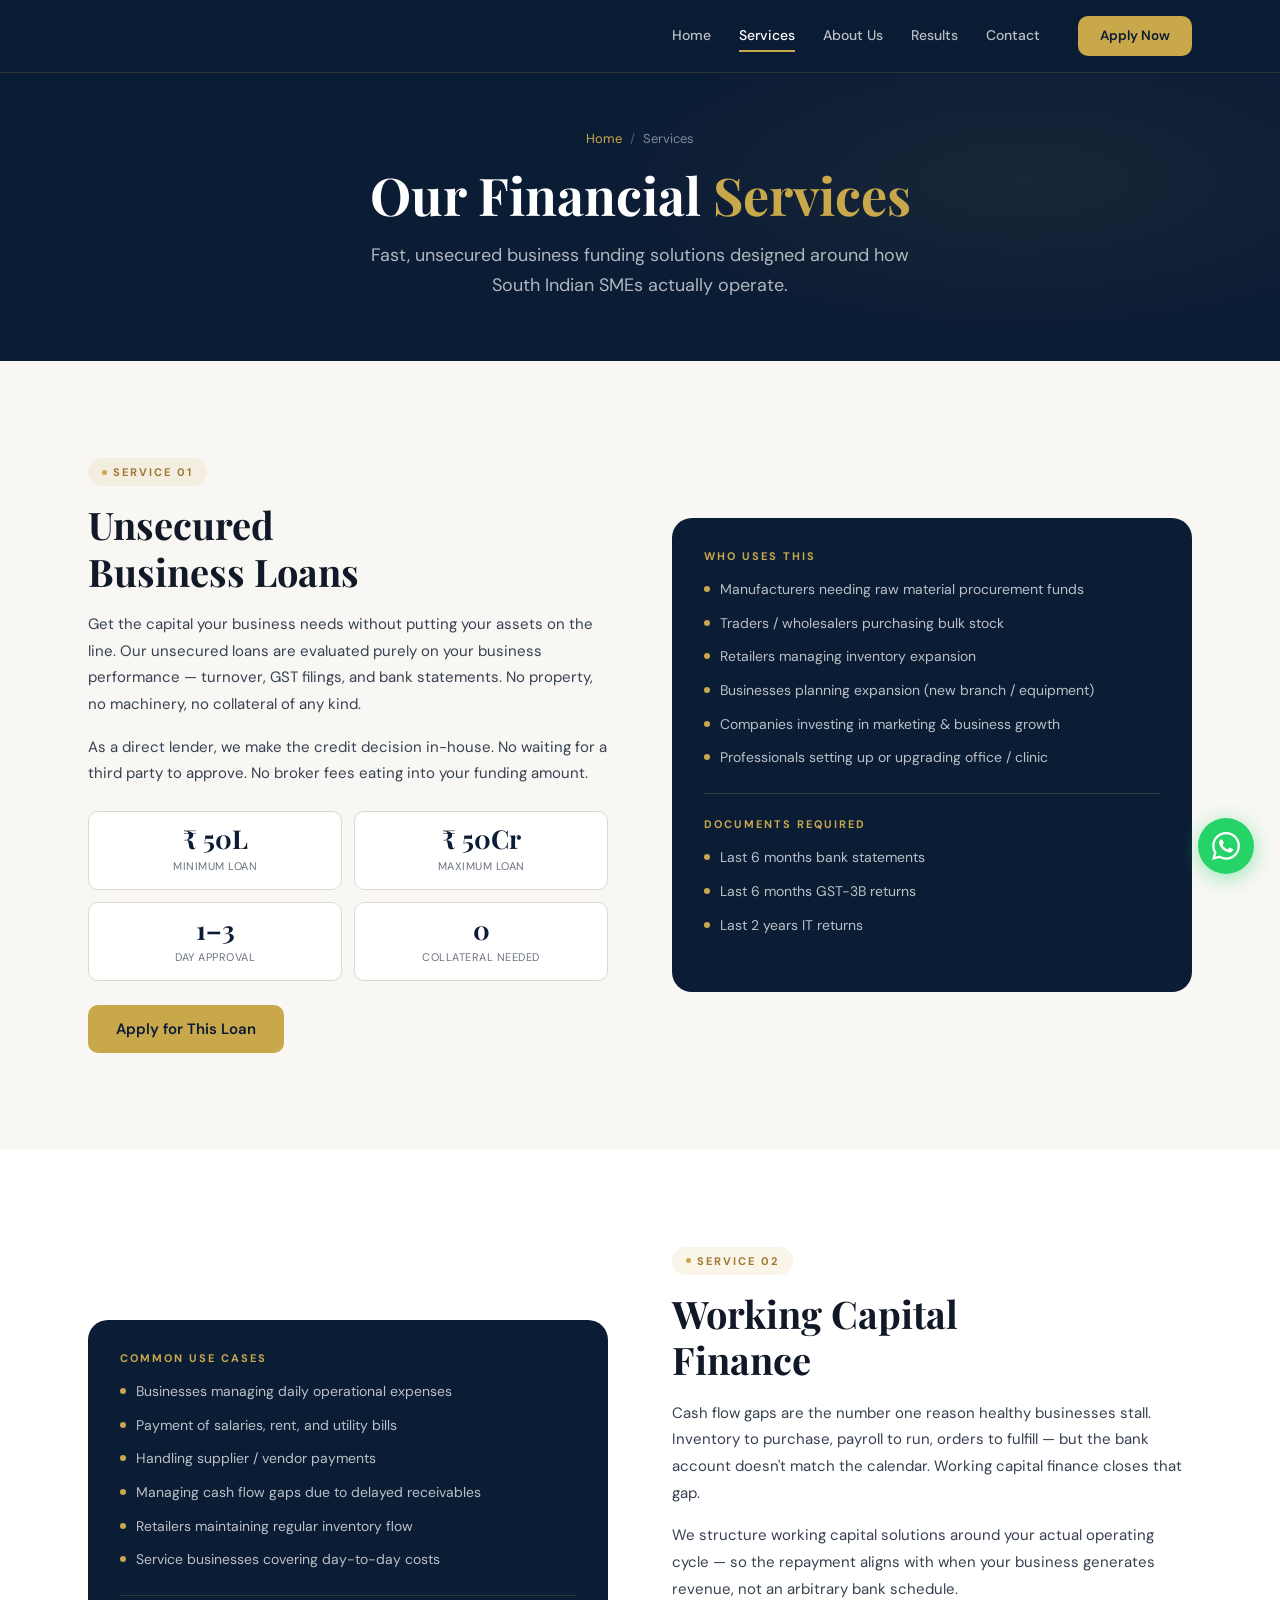
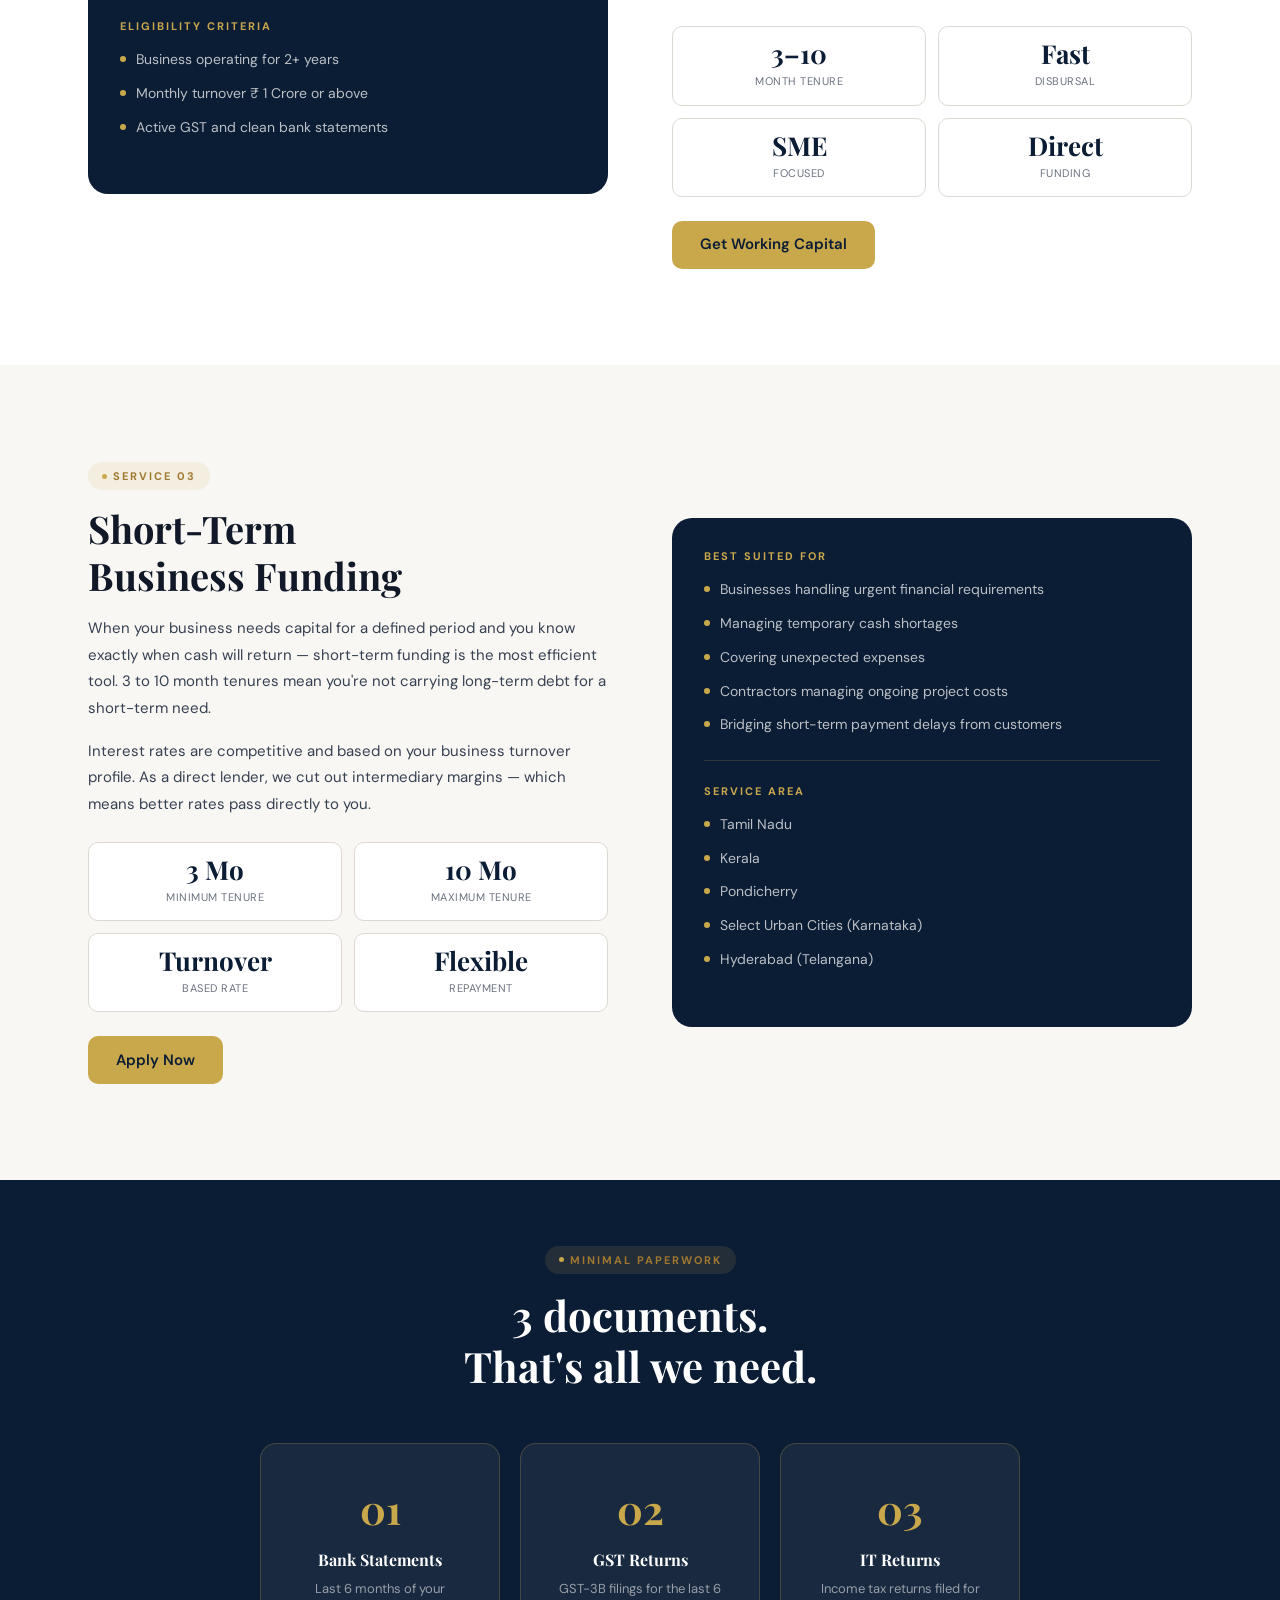
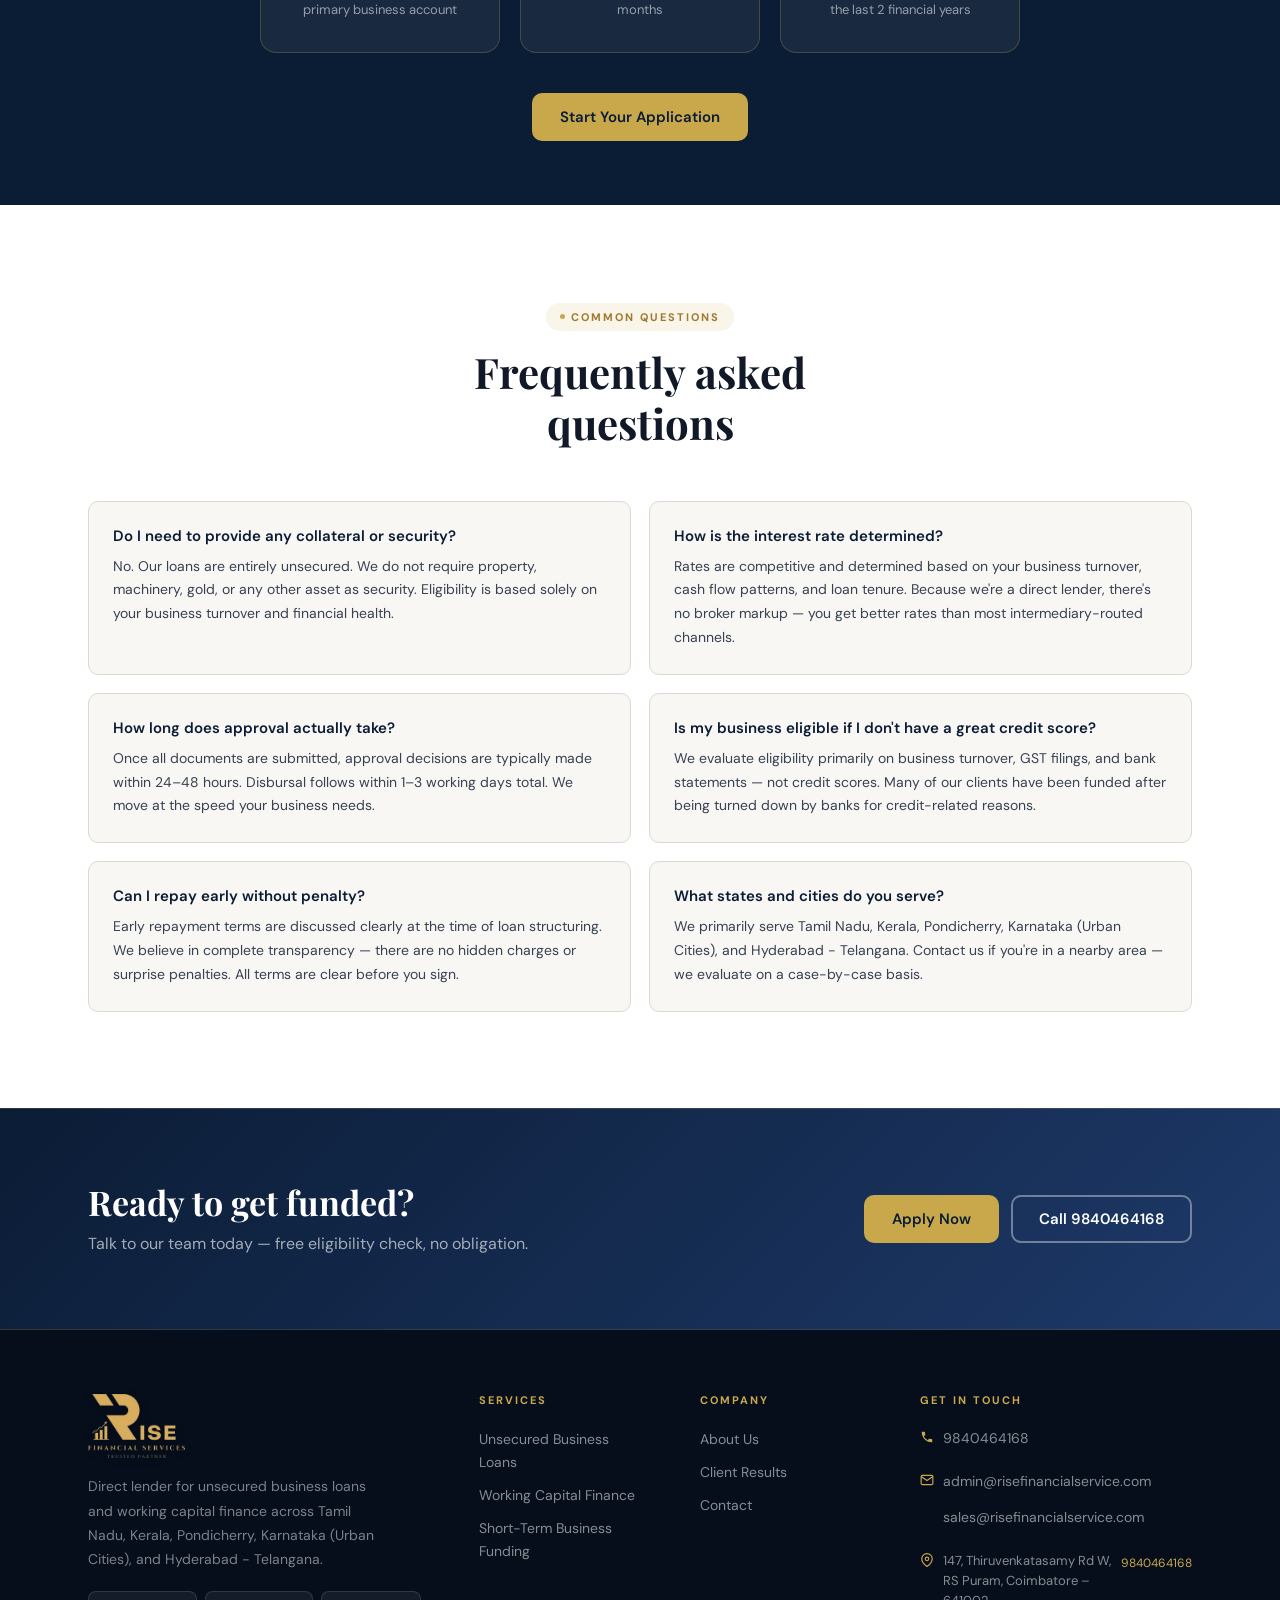
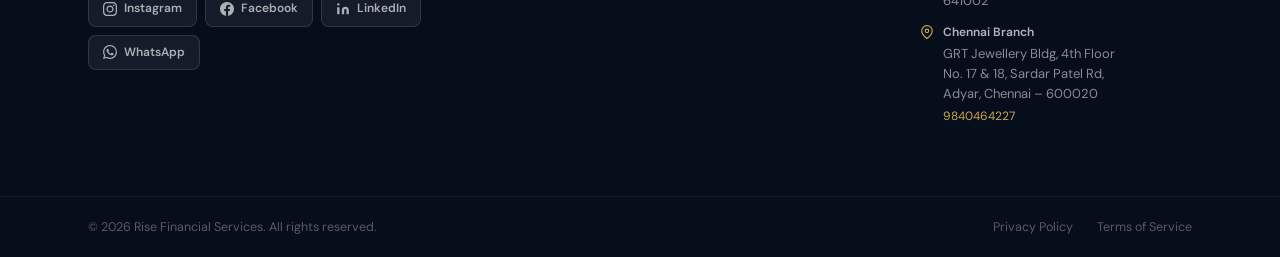
<file: services.html>
<!DOCTYPE html>
<html lang="en">
<head>
<meta charset="UTF-8">
<meta name="viewport" content="width=device-width, initial-scale=1.0">
<title>Services | Rise Financial Services</title>
<meta name="description" content="Unsecured business loans, working capital finance, and short-term funding from ₹ 50 Lakhs to ₹ 25 Crores. Approved in 1-3 working days.">
<link rel="preconnect" href="https://fonts.googleapis.com">
<link rel="preconnect" href="https://fonts.gstatic.com" crossorigin>
<link href="https://fonts.googleapis.com/css2?family=Playfair+Display:wght@500;600;700&family=DM+Sans:wght@300;400;500;600&display=swap" rel="stylesheet">
<link rel="stylesheet" href="styles.css">
<link rel="icon" type="image/png" href="logo.png">
<script type="application/ld+json">
{
  "@context": "https://schema.org",
  "@type": "Organization",
  "name": "Rise Financial Services",
  "url": "https://www.risefinancialservice.com",
  "logo": "https://www.risefinancialservice.com/logo.png",
  "image": "https://www.risefinancialservice.com/logo.png",
  "telephone": "+919840464168"
}
</script>
</head>
<body>

<header class="nav-header" id="navbar">
  <div class="container nav-inner">
    <a href="index.html" class="logo">
      <div class="logo-icon"><span>R</span></div>
      <div class="logo-text"><strong>RISE</strong><span>Financial Services</span></div>
    </a>
    <nav class="nav-links" id="navLinks">
      <a href="index.html">Home</a>
      <a href="services.html" class="active">Services</a>
      <a href="about.html">About Us</a>
      <a href="results.html">Results</a>
      <a href="contact.html">Contact</a>
    </nav>
    <a href="contact.html" class="btn btn-gold nav-cta">Apply Now</a>
    <button class="hamburger" id="hamburger"><span></span><span></span><span></span></button>
  </div>
</header>

<section class="page-hero">
  <div class="container page-hero-content">
    <div class="breadcrumb"><a href="index.html">Home</a><span>/</span>Services</div>
    <h1>Our Financial <span class="gold">Services</span></h1>
    <p>Fast, unsecured business funding solutions designed around how South Indian SMEs actually operate.</p>
  </div>
</section>

<!-- SERVICE 1: UNSECURED LOANS -->
<section class="service-detail-section" id="unsecured">
  <div class="container">
    <div class="service-detail-grid">
      <div class="service-detail-content fade-up">
        <div class="section-tag">Service 01</div>
        <h2 class="section-h2">Unsecured<br>Business Loans</h2>
        <p>Get the capital your business needs without putting your assets on the line. Our unsecured loans are evaluated purely on your business performance — turnover, GST filings, and bank statements. No property, no machinery, no collateral of any kind.</p>
        <p>As a direct lender, we make the credit decision in-house. No waiting for a third party to approve. No broker fees eating into your funding amount.</p>
        <div class="service-highlights">
          <div class="highlight-item">
            <div class="highlight-value">₹ 50L</div>
            <div class="highlight-label">Minimum Loan</div>
          </div>
          <div class="highlight-item">
            <div class="highlight-value">₹ 50Cr</div>
            <div class="highlight-label">Maximum Loan</div>
          </div>
          <div class="highlight-item">
            <div class="highlight-value">1–3</div>
            <div class="highlight-label">Day Approval</div>
          </div>
          <div class="highlight-item">
            <div class="highlight-value">0</div>
            <div class="highlight-label">Collateral Needed</div>
          </div>
        </div>
        <a href="contact.html" class="btn btn-gold">Apply for This Loan</a>
      </div>
      <div class="fade-up">
        <div class="use-cases-box">
          <h4>Who Uses This</h4>
          <div class="use-case-item"><div class="use-case-dot"></div><span>Manufacturers needing raw material procurement funds</span></div>
          <div class="use-case-item"><div class="use-case-dot"></div><span>Traders / wholesalers purchasing bulk stock</span></div>
          <div class="use-case-item"><div class="use-case-dot"></div><span>Retailers managing inventory expansion</span></div>
          <div class="use-case-item"><div class="use-case-dot"></div><span>Businesses planning expansion (new branch / equipment)</span></div>
          <div class="use-case-item"><div class="use-case-dot"></div><span>Companies investing in marketing & business growth</span></div>
          <div class="use-case-item"><div class="use-case-dot"></div><span>Professionals setting up or upgrading office / clinic</span></div>
          <div class="use-cases-divider">
            <h4>Documents Required</h4>
            <div class="use-case-item"><div class="use-case-dot"></div><span>Last 6 months bank statements</span></div>
            <div class="use-case-item"><div class="use-case-dot"></div><span>Last 6 months GST-3B returns</span></div>
            <div class="use-case-item"><div class="use-case-dot"></div><span>Last 2 years IT returns</span></div>
          </div>
        </div>
      </div>
    </div>
  </div>
</section>

<!-- SERVICE 2: WORKING CAPITAL -->
<section class="service-detail-section" id="working-capital">
  <div class="container">
    <div class="service-detail-grid" style="display:grid;grid-template-columns:1fr 1fr;gap:clamp(2rem,5vw,4.5rem);align-items:center">
      <div class="service-detail-content fade-up" style="order:2">
        <div class="section-tag">Service 02</div>
        <h2 class="section-h2">Working Capital<br>Finance</h2>
        <p>Cash flow gaps are the number one reason healthy businesses stall. Inventory to purchase, payroll to run, orders to fulfill — but the bank account doesn't match the calendar. Working capital finance closes that gap.</p>
        <p>We structure working capital solutions around your actual operating cycle — so the repayment aligns with when your business generates revenue, not an arbitrary bank schedule.</p>
        <div class="service-highlights">
          <div class="highlight-item">
            <div class="highlight-value">3–10</div>
            <div class="highlight-label">Month Tenure</div>
          </div>
          <div class="highlight-item">
            <div class="highlight-value">Fast</div>
            <div class="highlight-label">Disbursal</div>
          </div>
          <div class="highlight-item">
            <div class="highlight-value">SME</div>
            <div class="highlight-label">Focused</div>
          </div>
          <div class="highlight-item">
            <div class="highlight-value">Direct</div>
            <div class="highlight-label">Funding</div>
          </div>
        </div>
        <a href="contact.html" class="btn btn-gold">Get Working Capital</a>
      </div>
      <div class="fade-up" style="order:1">
        <div class="use-cases-box">
          <h4>Common Use Cases</h4>
          <div class="use-case-item"><div class="use-case-dot"></div><span>Businesses managing daily operational expenses</span></div>
          <div class="use-case-item"><div class="use-case-dot"></div><span>Payment of salaries, rent, and utility bills</span></div>
          <div class="use-case-item"><div class="use-case-dot"></div><span>Handling supplier / vendor payments</span></div>
          <div class="use-case-item"><div class="use-case-dot"></div><span>Managing cash flow gaps due to delayed receivables</span></div>
          <div class="use-case-item"><div class="use-case-dot"></div><span>Retailers maintaining regular inventory flow</span></div>
          <div class="use-case-item"><div class="use-case-dot"></div><span>Service businesses covering day-to-day costs</span></div>
          <div class="use-cases-divider">
            <h4>Eligibility Criteria</h4>
            <div class="use-case-item"><div class="use-case-dot"></div><span>Business operating for 2+ years</span></div>
            <div class="use-case-item"><div class="use-case-dot"></div><span>Monthly turnover ₹ 1 Crore or above</span></div>
            <div class="use-case-item"><div class="use-case-dot"></div><span>Active GST and clean bank statements</span></div>
          </div>
        </div>
      </div>
    </div>
  </div>
</section>

<!-- SERVICE 3: SHORT TERM -->
<section class="service-detail-section" id="short-term">
  <div class="container">
    <div class="service-detail-grid">
      <div class="service-detail-content fade-up">
        <div class="section-tag">Service 03</div>
        <h2 class="section-h2">Short-Term<br>Business Funding</h2>
        <p>When your business needs capital for a defined period and you know exactly when cash will return — short-term funding is the most efficient tool. 3 to 10 month tenures mean you're not carrying long-term debt for a short-term need.</p>
        <p>Interest rates are competitive and based on your business turnover profile. As a direct lender, we cut out intermediary margins — which means better rates pass directly to you.</p>
        <div class="service-highlights">
          <div class="highlight-item">
            <div class="highlight-value">3 Mo</div>
            <div class="highlight-label">Minimum Tenure</div>
          </div>
          <div class="highlight-item">
            <div class="highlight-value">10 Mo</div>
            <div class="highlight-label">Maximum Tenure</div>
          </div>
          <div class="highlight-item">
            <div class="highlight-value">Turnover</div>
            <div class="highlight-label">Based Rate</div>
          </div>
          <div class="highlight-item">
            <div class="highlight-value">Flexible</div>
            <div class="highlight-label">Repayment</div>
          </div>
        </div>
        <a href="contact.html" class="btn btn-gold">Apply Now</a>
      </div>
      <div class="fade-up">
        <div class="use-cases-box">
          <h4>Best Suited For</h4>
          <div class="use-case-item"><div class="use-case-dot"></div><span>Businesses handling urgent financial requirements</span></div>
          <div class="use-case-item"><div class="use-case-dot"></div><span>Managing temporary cash shortages</span></div>
          <div class="use-case-item"><div class="use-case-dot"></div><span>Covering unexpected expenses</span></div>
          <div class="use-case-item"><div class="use-case-dot"></div><span>Contractors managing ongoing project costs</span></div>
          <div class="use-case-item"><div class="use-case-dot"></div><span>Bridging short-term payment delays from customers</span></div>
          <div class="use-cases-divider">
            <h4>Service Area</h4>
            <div class="use-case-item"><div class="use-case-dot"></div><span>Tamil Nadu</span></div>
            <div class="use-case-item"><div class="use-case-dot"></div><span>Kerala </span></div>
            <div class="use-case-item"><div class="use-case-dot"></div><span>Pondicherry</span></div>
            <div class="use-case-item"><div class="use-case-dot"></div><span>Select Urban Cities (Karnataka) </span></div>
            <div class="use-case-item"><div class="use-case-dot"></div><span>Hyderabad (Telangana)</span></div>
          </div>
        </div>
      </div>
    </div>
  </div>
</section>

<!-- DOCS NEEDED -->
<section class="section" style="background:var(--navy);padding:64px 0">
  <div class="container">
    <div class="section-header">
      <div class="section-tag">Minimal Paperwork</div>
      <h2 class="section-h2" style="color:var(--white)">3 documents.<br>That's all we need.</h2>
    </div>
    <div style="display:grid;grid-template-columns:repeat(auto-fit,minmax(200px,1fr));gap:20px;max-width:760px;margin:0 auto">
      <div style="background:rgba(255,255,255,0.06);border:1px solid rgba(201,168,76,0.25);border-radius:16px;padding:2rem;text-align:center">
        <div style="font-family:var(--font-display);font-size:40px;font-weight:700;color:var(--gold);margin-bottom:.5rem">01</div>
        <h3 style="color:var(--white);font-size:16px;margin-bottom:.5rem">Bank Statements</h3>
        <p style="color:rgba(255,255,255,0.55);font-size:13px">Last 6 months of your primary business account</p>
      </div>
      <div style="background:rgba(255,255,255,0.06);border:1px solid rgba(201,168,76,0.25);border-radius:16px;padding:2rem;text-align:center">
        <div style="font-family:var(--font-display);font-size:40px;font-weight:700;color:var(--gold);margin-bottom:.5rem">02</div>
        <h3 style="color:var(--white);font-size:16px;margin-bottom:.5rem">GST Returns</h3>
        <p style="color:rgba(255,255,255,0.55);font-size:13px">GST-3B filings for the last 6 months</p>
      </div>
      <div style="background:rgba(255,255,255,0.06);border:1px solid rgba(201,168,76,0.25);border-radius:16px;padding:2rem;text-align:center">
        <div style="font-family:var(--font-display);font-size:40px;font-weight:700;color:var(--gold);margin-bottom:.5rem">03</div>
        <h3 style="color:var(--white);font-size:16px;margin-bottom:.5rem">IT Returns</h3>
        <p style="color:rgba(255,255,255,0.55);font-size:13px">Income tax returns filed for the last 2 financial years</p>
      </div>
    </div>
    <div style="text-align:center;margin-top:2.5rem">
      <a href="contact.html" class="btn btn-gold">Start Your Application</a>
    </div>
  </div>
</section>

<!-- FAQ -->
<section class="faq-section">
  <div class="container">
    <div class="section-header">
      <div class="section-tag">Common Questions</div>
      <h2 class="section-h2">Frequently asked<br>questions</h2>
    </div>
    <div class="faq-grid">
      <div class="faq-item">
        <h4>Do I need to provide any collateral or security?</h4>
        <p>No. Our loans are entirely unsecured. We do not require property, machinery, gold, or any other asset as security. Eligibility is based solely on your business turnover and financial health.</p>
      </div>
      <div class="faq-item">
        <h4>How is the interest rate determined?</h4>
        <p>Rates are competitive and determined based on your business turnover, cash flow patterns, and loan tenure. Because we're a direct lender, there's no broker markup — you get better rates than most intermediary-routed channels.</p>
      </div>
      <div class="faq-item">
        <h4>How long does approval actually take?</h4>
        <p>Once all documents are submitted, approval decisions are typically made within 24–48 hours. Disbursal follows within 1–3 working days total. We move at the speed your business needs.</p>
      </div>
      <div class="faq-item">
        <h4>Is my business eligible if I don't have a great credit score?</h4>
        <p>We evaluate eligibility primarily on business turnover, GST filings, and bank statements — not credit scores. Many of our clients have been funded after being turned down by banks for credit-related reasons.</p>
      </div>
      <div class="faq-item">
        <h4>Can I repay early without penalty?</h4>
        <p>Early repayment terms are discussed clearly at the time of loan structuring. We believe in complete transparency — there are no hidden charges or surprise penalties. All terms are clear before you sign.</p>
      </div>
      <div class="faq-item">
        <h4>What states and cities do you serve?</h4>
        <p>We primarily serve Tamil Nadu, Kerala, Pondicherry, Karnataka (Urban Cities), and Hyderabad - Telangana. Contact us if you're in a nearby area — we evaluate on a case-by-case basis.</p>
      </div>
    </div>
  </div>
</section>

<section class="cta-banner">
  <div class="container cta-banner-inner">
    <div>
      <h2>Ready to get funded?</h2>
      <p>Talk to our team today — free eligibility check, no obligation.</p>
    </div>
    <div class="cta-banner-btns">
      <a href="contact.html" class="btn btn-gold">Apply Now</a>
      <a href="tel:9840464168" class="btn btn-outline-white">Call 9840464168</a>
    </div>
  </div>
</section>

<!-- FOOTER -->
<footer class="footer">
  <div class="container footer-grid">
    <div class="footer-brand">
      <a href="index.html" class="logo logo-light" aria-label="Rise Financial Services">
        <img src="logo-transparent.png" alt="Rise Financial Services" class="logo-img" width="200" height="53">
      </a>
      <p>Direct lender for unsecured business loans and working capital finance across Tamil Nadu, Kerala, Pondicherry, Karnataka (Urban Cities), and Hyderabad - Telangana.</p>
      <div class="footer-social-banner">
        <a href="https://www.instagram.com/rise_financialservices/" target="_blank" rel="noopener noreferrer" class="social-btn instagram" aria-label="Instagram">
          <svg width="14" height="14" viewBox="0 0 24 24" fill="currentColor"><path d="M12 2.163c3.204 0 3.584.012 4.85.07 3.252.148 4.771 1.691 4.919 4.919.058 1.265.069 1.645.069 4.849 0 3.205-.012 3.584-.069 4.849-.149 3.225-1.664 4.771-4.919 4.919-1.266.058-1.644.07-4.85.07-3.204 0-3.584-.012-4.849-.07-3.26-.149-4.771-1.699-4.919-4.92-.058-1.265-.07-1.644-.07-4.849 0-3.204.013-3.583.07-4.849.149-3.227 1.664-4.771 4.919-4.919 1.266-.057 1.645-.069 4.849-.069zm0-2.163c-3.259 0-3.667.014-4.947.072-4.358.2-6.78 2.618-6.98 6.98-.059 1.281-.073 1.689-.073 4.948 0 3.259.014 3.668.072 4.948.2 4.358 2.618 6.78 6.98 6.98 1.281.058 1.689.072 4.948.072 3.259 0 3.668-.014 4.948-.072 4.354-.2 6.782-2.618 6.979-6.98.059-1.28.073-1.689.073-4.948 0-3.259-.014-3.667-.072-4.947-.196-4.354-2.617-6.78-6.979-6.98-1.281-.059-1.69-.073-4.949-.073zm0 5.838c-3.403 0-6.162 2.759-6.162 6.162s2.759 6.163 6.162 6.163 6.162-2.759 6.162-6.163c0-3.403-2.759-6.162-6.162-6.162zm0 10.162c-2.209 0-4-1.79-4-4 0-2.209 1.791-4 4-4s4 1.791 4 4c0 2.21-1.791 4-4 4zm6.406-11.845c-.796 0-1.441.645-1.441 1.44s.645 1.44 1.441 1.44c.795 0 1.439-.645 1.439-1.44s-.644-1.44-1.439-1.44z"/></svg>
          Instagram
        </a>
        <a href="https://www.facebook.com/profile.php?id=61573836364276" target="_blank" rel="noopener noreferrer" class="social-btn facebook" aria-label="Facebook">
          <svg width="14" height="14" viewBox="0 0 24 24" fill="currentColor"><path d="M24 12.073c0-6.627-5.373-12-12-12s-12 5.373-12 12c0 5.99 4.388 10.954 10.125 11.854v-8.385H7.078v-3.47h3.047V9.43c0-3.007 1.792-4.669 4.533-4.669 1.312 0 2.686.235 2.686.235v2.953H15.83c-1.491 0-1.956.925-1.956 1.874v2.25h3.328l-.532 3.47h-2.796v8.385C19.612 23.027 24 18.062 24 12.073z"/></svg>
          Facebook
        </a>
        <a href="https://www.linkedin.com/company/rise-financial-services-x/" target="_blank" rel="noopener noreferrer" class="social-btn linkedin" aria-label="LinkedIn">
          <svg width="14" height="14" viewBox="0 0 24 24" fill="currentColor"><path d="M16 8a6 6 0 016 6v7h-4v-7a2 2 0 00-2-2 2 2 0 00-2 2v7h-4v-7a6 6 0 016-6zM2 9h4v12H2z"/><circle cx="4" cy="4" r="2"/></svg>
          LinkedIn
        </a>
        <a href="https://wa.me/919840464168" target="_blank" rel="noopener noreferrer" class="social-btn whatsapp-btn" aria-label="WhatsApp">
          <svg width="14" height="14" viewBox="0 0 24 24" fill="currentColor"><path d="M17.472 14.382c-.297-.149-1.758-.867-2.03-.967-.273-.099-.471-.148-.67.15-.197.297-.767.966-.94 1.164-.173.199-.347.223-.644.075-.297-.15-1.255-.463-2.39-1.475-.883-.788-1.48-1.761-1.653-2.059-.173-.297-.018-.458.13-.606.134-.133.298-.347.446-.52.149-.174.198-.298.298-.497.099-.198.05-.371-.025-.52-.075-.149-.669-1.612-.916-2.207-.242-.579-.487-.5-.669-.51-.173-.008-.371-.01-.57-.01-.198 0-.52.074-.792.372-.272.297-1.04 1.016-1.04 2.479 0 1.462 1.065 2.875 1.213 3.074.149.198 2.096 3.2 5.077 4.487.709.306 1.262.489 1.694.625.712.227 1.36.195 1.871.118.571-.085 1.758-.719 2.006-1.413.248-.694.248-1.289.173-1.413-.074-.124-.272-.198-.57-.347m-5.421 7.403h-.004a9.87 9.87 0 01-5.031-1.378l-.361-.214-3.741.982.998-3.648-.235-.374a9.86 9.86 0 01-1.51-5.26c.001-5.45 4.436-9.884 9.888-9.884 2.64 0 5.122 1.03 6.988 2.898a9.825 9.825 0 012.893 6.994c-.003 5.45-4.437 9.884-9.885 9.884m8.413-18.297A11.815 11.815 0 0012.05 0C5.495 0 .16 5.335.157 11.892c0 2.096.547 4.142 1.588 5.945L.057 24l6.305-1.654a11.882 11.882 0 005.683 1.448h.005c6.554 0 11.89-5.335 11.893-11.893a11.821 11.821 0 00-3.48-8.413z"/></svg>
          WhatsApp
        </a>
      </div>
    </div>
    <div class="footer-col">
      <h4>Services</h4>
      <a href="services.html#unsecured">Unsecured Business Loans</a>
      <a href="services.html#working-capital">Working Capital Finance</a>
      <a href="services.html#short-term">Short-Term Business Funding</a>
    </div>
    <div class="footer-col">
      <h4>Company</h4>
      <a href="about.html">About Us</a>
      <a href="results.html">Client Results</a>
      <a href="contact.html">Contact</a>
    </div>
    <div class="footer-col">
      <h4>Get in Touch</h4>
      <div class="footer-contact-item">
        <svg width="14" height="14" viewBox="0 0 24 24" fill="currentColor" aria-hidden="true"><path d="M6.62 10.79c1.44 2.83 3.76 5.14 6.59 6.59l2.2-2.2c.27-.27.67-.36 1.02-.24 1.12.37 2.33.57 3.57.57.55 0 1 .45 1 1V20c0 .55-.45 1-1 1-9.39 0-17-7.61-17-17 0-.55.45-1 1-1h3.5c.55 0 1 .45 1 1 0 1.25.2 2.45.57 3.57.11.35.03.74-.25 1.02l-2.2 2.2z"/></svg>
        <a href="tel:9840464168">9840464168</a>
      </div>
      <div class="footer-contact-item">
        <svg width="14" height="14" viewBox="0 0 24 24" fill="none" stroke="currentColor" stroke-width="2" aria-hidden="true"><path d="M4 4h16c1.1 0 2 .9 2 2v12c0 1.1-.9 2-2 2H4c-1.1 0-2-.9-2-2V6c0-1.1.9-2 2-2z"/><polyline points="22,6 12,13 2,6"/></svg>
        <div style="display:flex; flex-direction:column; gap:.25rem;">
          <a href="mailto:admin@risefinancialservice.com">admin@risefinancialservice.com</a>
          <a href="mailto:sales@risefinancialservice.com">sales@risefinancialservice.com</a>
        </div>
      </div>
      <div class="footer-contact-item">
        <svg width="14" height="14" viewBox="0 0 24 24" fill="none" stroke="currentColor" stroke-width="2" aria-hidden="true"><path d="M21 10c0 7-9 13-9 13s-9-6-9-13a9 9 0 0118 0z"/><circle cx="12" cy="10" r="3"/></svg>
        <span>147, Thiruvenkatasamy Rd W, RS Puram, Coimbatore – 641002</span><a href="tel:9840464168" style="display:block;color:var(--gold);font-size:12px;margin-top:3px">9840464168</a>
      </div>
      <div class="footer-contact-item">
        <svg width="14" height="14" viewBox="0 0 24 24" fill="none" stroke="currentColor" stroke-width="2" aria-hidden="true"><path d="M21 10c0 7-9 13-9 13s-9-6-9-13a9 9 0 0118 0z"/><circle cx="12" cy="10" r="3"/></svg>
        <div><span style="display:block;color:rgba(255,255,255,0.7);font-size:12px;font-weight:600;margin-bottom:2px">Chennai Branch</span><span>GRT Jewellery Bldg, 4th Floor<br>No. 17 &amp; 18, Sardar Patel Rd,<br>Adyar, Chennai – 600020</span><a href="tel:9840464227" style="display:block;color:var(--gold);font-size:12px;margin-top:3px">9840464227</a></div>
      </div>
    </div>
  </div>
  <div class="footer-bottom">
    <div class="container footer-bottom-inner">
      <span>© 2026 Rise Financial Services. All rights reserved.</span>
      <div class="footer-bottom-links">
        <a href="#">Privacy Policy</a>
        <a href="#">Terms of Service</a>
      </div>
    </div>
  </div>
</footer>

<!-- WHATSAPP STICKY -->
<a href="https://wa.me/919840464168?text=Hi%2C%20I%27m%20interested%20in%20a%20business%20loan%20from%20Rise%20Financial%20Services" class="whatsapp-float" target="_blank" rel="noopener noreferrer" aria-label="Chat on WhatsApp">
  <svg width="28" height="28" viewBox="0 0 24 24" fill="white" aria-hidden="true"><path d="M17.472 14.382c-.297-.149-1.758-.867-2.03-.967-.273-.099-.471-.148-.67.15-.197.297-.767.966-.94 1.164-.173.199-.347.223-.644.075-.297-.15-1.255-.463-2.39-1.475-.883-.788-1.48-1.761-1.653-2.059-.173-.297-.018-.458.13-.606.134-.133.298-.347.446-.52.149-.174.198-.298.298-.497.099-.198.05-.371-.025-.52-.075-.149-.669-1.612-.916-2.207-.242-.579-.487-.5-.669-.51-.173-.008-.371-.01-.57-.01-.198 0-.52.074-.792.372-.272.297-1.04 1.016-1.04 2.479 0 1.462 1.065 2.875 1.213 3.074.149.198 2.096 3.2 5.077 4.487.709.306 1.262.489 1.694.625.712.227 1.36.195 1.871.118.571-.085 1.758-.719 2.006-1.413.248-.694.248-1.289.173-1.413-.074-.124-.272-.198-.57-.347m-5.421 7.403h-.004a9.87 9.87 0 01-5.031-1.378l-.361-.214-3.741.982.998-3.648-.235-.374a9.86 9.86 0 01-1.51-5.26c.001-5.45 4.436-9.884 9.888-9.884 2.64 0 5.122 1.03 6.988 2.898a9.825 9.825 0 012.893 6.994c-.003 5.45-4.437 9.884-9.885 9.884m8.413-18.297A11.815 11.815 0 0012.05 0C5.495 0 .16 5.335.157 11.892c0 2.096.547 4.142 1.588 5.945L.057 24l6.305-1.654a11.882 11.882 0 005.683 1.448h.005c6.554 0 11.89-5.335 11.893-11.893a11.821 11.821 0 00-3.48-8.413z"/></svg>
</a>

<script src="main.js"></script>
</body>
</html>
</file>
<file: styles.css>
/* ===================================================
   RISE FINANCIAL SERVICES — styles.css
   Rebuilt for perfect UX/UI & full responsiveness
   =================================================== */

/* ===== DESIGN TOKENS ===== */
:root {
  --navy:        #0B1C35;
  --navy-mid:    #122240;
  --navy-light:  #1E3A6A;
  --gold:        #C9A84C;
  --gold-light:  #E8C96A;
  --gold-dark:   #A07830;
  --gold-glow:   rgba(201,168,76,0.25);
  --white:       #FFFFFF;
  --off-white:   #F8F7F4;
  --light-gray:  #F2F0EC;
  --mid-gray:    #DDD9D2;
  --text-dark:   #111827;
  --text-body:   #374151;
  --text-muted:  #6B7280;
  --success:     #16A34A;
  --error:       #DC2626;

  --font-display: 'Playfair Display', Georgia, serif;
  --font-body:    'DM Sans', -apple-system, BlinkMacSystemFont, sans-serif;

  --shadow-xs:  0 1px 3px rgba(0,0,0,0.06);
  --shadow-sm:  0 2px 8px rgba(0,0,0,0.08);
  --shadow-md:  0 6px 24px rgba(0,0,0,0.10);
  --shadow-lg:  0 16px 48px rgba(0,0,0,0.14);
  --shadow-xl:  0 24px 64px rgba(0,0,0,0.18);

  --radius-xs:  6px;
  --radius-sm:  10px;
  --radius:     14px;
  --radius-lg:  20px;
  --radius-xl:  28px;

  --nav-h:      72px;
  --container:  1160px;
  --gutter:     clamp(16px, 4vw, 28px);
}

/* ===== RESET ===== */
*, *::before, *::after { box-sizing: border-box; margin: 0; padding: 0; }
html { scroll-behavior: smooth; -webkit-text-size-adjust: 100%; }
body {
  font-family: var(--font-body);
  color: var(--text-body);
  background: var(--white);
  line-height: 1.65;
  font-size: 16px;
  overflow-x: hidden;
}
img { max-width: 100%; height: auto; display: block; }
a { text-decoration: none; color: inherit; }
ul, ol { list-style: none; }
button { font-family: inherit; cursor: pointer; }
input, select, textarea { font-family: inherit; }

/* ===== CONTAINER ===== */
.container {
  max-width: var(--container);
  margin: 0 auto;
  padding: 0 var(--gutter);
  width: 100%;
}

/* ===== TYPOGRAPHY ===== */
h1, h2, h3, h4 { font-family: var(--font-display); color: var(--text-dark); line-height: 1.2; }
.gold { color: var(--gold); }

.section-tag {
  display: inline-flex;
  align-items: center;
  gap: 6px;
  font-family: var(--font-body);
  font-size: 11px;
  font-weight: 700;
  letter-spacing: 2px;
  text-transform: uppercase;
  color: var(--gold-dark);
  background: rgba(201,168,76,0.12);
  padding: 5px 14px;
  border-radius: 20px;
  margin-bottom: 1rem;
}
.section-tag::before {
  content: '';
  width: 5px; height: 5px;
  border-radius: 50%;
  background: var(--gold);
  flex-shrink: 0;
}

.section-h2 {
  font-size: clamp(26px, 4vw, 42px);
  font-weight: 700;
  line-height: 1.22;
  margin-bottom: 1rem;
}
.section { padding: clamp(56px, 8vw, 96px) 0; }
.section-header {
  text-align: center;
  max-width: 580px;
  margin: 0 auto clamp(2rem, 4vw, 3.5rem);
}
.section-header .section-h2 { margin-bottom: 0; }
.section-cta { text-align: center; margin-top: clamp(1.5rem, 3vw, 2.5rem); }

/* ===== BUTTONS ===== */
.btn {
  display: inline-flex;
  align-items: center;
  justify-content: center;
  gap: 8px;
  padding: 13px 26px;
  border-radius: var(--radius-sm);
  font-family: var(--font-body);
  font-size: 15px;
  font-weight: 600;
  cursor: pointer;
  border: 2px solid transparent;
  transition: background .22s, border-color .22s, transform .18s, box-shadow .22s, color .22s;
  text-decoration: none;
  white-space: nowrap;
  line-height: 1;
  -webkit-tap-highlight-color: transparent;
  min-height: 48px;
}
.btn-gold { background: var(--gold); color: var(--navy); border-color: var(--gold); }
.btn-gold:hover { background: var(--gold-light); border-color: var(--gold-light); transform: translateY(-2px); box-shadow: 0 8px 28px rgba(201,168,76,.38); }
.btn-dark { background: var(--navy); color: var(--white); border-color: var(--navy); }
.btn-dark:hover { background: var(--navy-light); border-color: var(--navy-light); transform: translateY(-2px); box-shadow: 0 8px 24px rgba(11,28,53,.3); }
.btn-outline-white { background: transparent; color: var(--white); border-color: rgba(255,255,255,.38); }
.btn-outline-white:hover { background: rgba(255,255,255,.1); border-color: rgba(255,255,255,.65); }
.btn-outline-gold { background: transparent; color: var(--gold); border-color: var(--gold); }
.btn-outline-gold:hover { background: var(--gold); color: var(--navy); }
.btn:active { transform: translateY(0) !important; }
.w-full { width: 100%; justify-content: center; }

/* ===== NAVBAR ===== */
.nav-header {
  position: fixed;
  top: 0; left: 0; right: 0;
  z-index: 1000;
  background: rgba(11,28,53,.97);
  backdrop-filter: blur(16px);
  -webkit-backdrop-filter: blur(16px);
  border-bottom: 1px solid rgba(201,168,76,.18);
  transition: box-shadow .3s, background .3s;
}
.nav-header.scrolled {
  background: rgba(11,28,53,1);
  box-shadow: 0 4px 28px rgba(0,0,0,.25);
}
.nav-inner {
  display: flex;
  align-items: center;
  height: var(--nav-h);
  gap: 1.5rem;
}
.logo {
  display: flex; align-items: center; gap: 10px; flex-shrink: 0; text-decoration: none;
}
.logo-icon {
  width: 38px; height: 38px;
  background: var(--gold);
  border-radius: 9px;
  display: flex; align-items: center; justify-content: center;
  font-family: var(--font-display);
  font-weight: 700; font-size: 20px;
  color: var(--navy);
  flex-shrink: 0;
}
.logo-text strong {
  display: block;
  font-family: var(--font-display);
  font-size: 15px; font-weight: 700;
  color: var(--white);
  line-height: 1.1; letter-spacing: 2.5px;
}
.logo-text span {
  display: block;
  font-size: 9.5px;
  color: rgba(255,255,255,.5);
  letter-spacing: 1.2px;
  text-transform: uppercase;
}

/* Desktop nav */
.nav-links {
  display: flex;
  align-items: center;
  gap: 0;
  margin-left: auto;
}
.nav-links a {
  font-size: 14px;
  font-weight: 500;
  color: rgba(255,255,255,.72);
  transition: color .2s;
  padding: 8px 14px;
  position: relative;
  border-radius: 6px;
}
.nav-links a::after {
  content: '';
  position: absolute;
  bottom: 4px; left: 14px; right: 14px;
  height: 1.5px;
  background: var(--gold);
  transform: scaleX(0);
  transform-origin: center;
  transition: transform .25s ease;
}
.nav-links a:hover, .nav-links a.active { color: var(--white); }
.nav-links a:hover::after, .nav-links a.active::after { transform: scaleX(1); }

.nav-cta { padding: 9px 20px !important; font-size: 13.5px !important; min-height: 40px !important; flex-shrink: 0; }

/* Hamburger */
.hamburger {
  display: none;
  flex-direction: column;
  justify-content: center;
  gap: 5px;
  background: none;
  border: none;
  padding: 8px;
  margin-left: auto;
  -webkit-tap-highlight-color: transparent;
  min-width: 44px; min-height: 44px;
  align-items: center;
}
.hamburger span {
  display: block;
  width: 22px; height: 2px;
  background: var(--white);
  border-radius: 2px;
  transition: all .3s cubic-bezier(.4,0,.2,1);
  transform-origin: center;
}
.hamburger.is-active span:nth-child(1) { transform: rotate(45deg) translate(5px, 5px); }
.hamburger.is-active span:nth-child(2) { opacity: 0; transform: scaleX(0); }
.hamburger.is-active span:nth-child(3) { transform: rotate(-45deg) translate(5px, -5px); }

/* ===== HERO ===== */
.hero {
  min-height: 100svh;
  background: var(--navy);
  position: relative;
  display: flex;
  align-items: center;
  padding-top: var(--nav-h);
  overflow: hidden;
}
.hero-bg-pattern {
  position: absolute;
  inset: 0;
  pointer-events: none;
}
.hero-bg-pattern::before {
  content: '';
  position: absolute; inset: 0;
  background:
    radial-gradient(ellipse 70% 80% at 75% 45%, rgba(201,168,76,.07) 0%, transparent 55%),
    radial-gradient(ellipse 50% 60% at 10% 90%, rgba(30,58,106,.5) 0%, transparent 45%);
}
.hero-bg-pattern::after {
  content: '';
  position: absolute;
  top: -80px; right: -80px;
  width: min(500px, 80vw); height: min(500px, 80vw);
  border: 1px solid rgba(201,168,76,.08);
  border-radius: 50%;
}
.hero-content {
  display: grid;
  grid-template-columns: 1fr 1fr;
  gap: clamp(2rem, 5vw, 5rem);
  align-items: center;
  padding-top: clamp(2.5rem, 5vw, 5rem);
  padding-bottom: clamp(3rem, 5vw, 5rem);
  position: relative;
  z-index: 1;
  width: 100%;
}
.hero-badge {
  display: inline-flex;
  align-items: center; gap: 7px;
  font-size: 11.5px; font-weight: 600;
  letter-spacing: 1.5px; text-transform: uppercase;
  color: var(--gold);
  border: 1px solid rgba(201,168,76,.3);
  padding: 6px 14px;
  border-radius: 20px;
  margin-bottom: 1.5rem;
}
.hero-badge::before {
  content: '';
  width: 5px; height: 5px;
  border-radius: 50%;
  background: var(--gold);
  animation: pulse 2s infinite;
}
@keyframes pulse {
  0%,100% { opacity:1; transform:scale(1); }
  50% { opacity:.5; transform:scale(1.5); }
}
.hero-h1 {
  font-size: clamp(32px, 5.5vw, 58px);
  font-weight: 700;
  color: var(--white);
  line-height: 1.12;
  margin-bottom: 1.5rem;
}
.hero-sub {
  font-size: clamp(15px, 1.5vw, 17px);
  color: rgba(255,255,255,.72);
  line-height: 1.72;
  margin-bottom: 2rem;
  max-width: 480px;
}
.hero-sub strong { color: var(--gold-light); font-weight: 600; }
.hero-cta-row { display: flex; gap: 12px; flex-wrap: wrap; margin-bottom: 2rem; }
.hero-trust-chips { display: flex; gap: 8px; flex-wrap: wrap; }
.chip {
  display: flex; align-items: center; gap: 6px;
  font-size: 12px;
  color: rgba(255,255,255,.62);
  background: rgba(255,255,255,.055);
  border: 1px solid rgba(255,255,255,.1);
  padding: 5px 12px;
  border-radius: 20px;
}
.chip-dot { width: 5px; height: 5px; border-radius: 50%; background: var(--gold); flex-shrink: 0; }

.hero-right { display: flex; justify-content: flex-end; }
.hero-card {
  background: var(--white);
  border-radius: var(--radius-lg);
  padding: clamp(1.5rem, 3vw, 2.25rem);
  box-shadow: var(--shadow-xl);
  width: 100%;
  max-width: 420px;
}
.hero-card-label {
  font-size: 12px; font-weight: 700;
  letter-spacing: 1.5px; text-transform: uppercase;
  color: var(--gold-dark);
  margin-bottom: 1.25rem;
  padding-bottom: .875rem;
  border-bottom: 2px solid var(--gold);
}
.form-group { margin-bottom: 1rem; }
.form-group label, .quick-form label {
  display: block;
  font-size: 11.5px; font-weight: 700;
  color: var(--text-muted);
  margin-bottom: 5px;
  text-transform: uppercase;
  letter-spacing: .6px;
}
.quick-form input, .quick-form select,
.form-group input, .form-group select, .form-group textarea {
  width: 100%;
  padding: 11px 14px;
  border: 1.5px solid var(--mid-gray);
  border-radius: var(--radius-sm);
  font-family: var(--font-body);
  font-size: 14.5px;
  color: var(--text-dark);
  background: var(--white);
  transition: border-color .2s, box-shadow .2s;
  -webkit-appearance: none; appearance: none;
  min-height: 44px;
}
.quick-form select, .form-group select {
  background-image: url("data:image/svg+xml,%3Csvg xmlns='http://www.w3.org/2000/svg' width='12' height='8' viewBox='0 0 12 8'%3E%3Cpath d='M1 1l5 5 5-5' stroke='%236B7280' stroke-width='1.5' fill='none' stroke-linecap='round'/%3E%3C/svg%3E");
  background-repeat: no-repeat;
  background-position: right 14px center;
  padding-right: 38px;
}
.quick-form input:focus, .quick-form select:focus,
.form-group input:focus, .form-group select:focus, .form-group textarea:focus {
  outline: none;
  border-color: var(--gold);
  box-shadow: 0 0 0 3px rgba(201,168,76,.15);
}
.form-group textarea { resize: vertical; min-height: 100px; }
.form-note { text-align: center; font-size: 11.5px; color: var(--text-muted); margin-top: .75rem; line-height: 1.5; }

.hero-scroll-hint {
  position: absolute;
  bottom: 28px; left: 50%;
  transform: translateX(-50%);
  display: flex; flex-direction: column; align-items: center; gap: 7px;
  color: rgba(255,255,255,.35);
  font-size: 10px; letter-spacing: 1.5px; text-transform: uppercase;
  z-index: 1; pointer-events: none;
}
.scroll-arrow {
  width: 18px; height: 18px;
  border-right: 1.5px solid rgba(255,255,255,.28);
  border-bottom: 1.5px solid rgba(255,255,255,.28);
  transform: rotate(45deg);
  animation: scrollBounce 2s ease-in-out infinite;
}
@keyframes scrollBounce {
  0%,100% { transform: rotate(45deg) translateY(0); opacity:.4; }
  50% { transform: rotate(45deg) translateY(5px); opacity:.9; }
}

/* ===== STATS BAR ===== */
.stats-bar {
  background: var(--navy-mid);
  border-bottom: 1px solid rgba(201,168,76,.18);
  padding: clamp(24px, 4vw, 40px) 0;
}
.stats-grid {
  display: grid;
  grid-template-columns: repeat(4, 1fr);
}
.stat-item {
  text-align: center;
  padding: 8px clamp(12px, 2vw, 24px);
  position: relative;
}
.stat-item + .stat-item::before {
  content: '';
  position: absolute;
  left: 0; top: 10%; height: 80%; width: 1px;
  background: rgba(201,168,76,.2);
}
.stat-num {
  font-family: var(--font-display);
  font-size: clamp(26px, 3.5vw, 38px);
  font-weight: 700;
  color: var(--gold);
  line-height: 1;
}
.stat-plus { font-size: .6em; color: var(--gold-light); }
.stat-lbl {
  font-size: 11px;
  color: rgba(255,255,255,.52);
  margin-top: 6px;
  text-transform: uppercase;
  letter-spacing: 1px;
  font-weight: 500;
}
.stats-states-banner {
  text-align: center;
  font-size: 14px;
  color: rgba(255,255,255,.88);
  padding: 16px 0 0 0;
  margin-top: 12px;
  border-top: 1px solid rgba(201,168,76,.15);
  font-weight: 600;
  line-height: 1.6;
}

/* ===== PROBLEM SECTION ===== */
.problem-section { background: var(--white); }
.problem-grid {
  display: grid;
  grid-template-columns: 1fr 1fr;
  gap: clamp(2rem, 5vw, 5rem);
  align-items: center;
}
.problem-left p { color: var(--text-body); margin-bottom: 1rem; font-size: 16px; line-height: 1.78; }
.problem-left .btn { margin-top: .75rem; }
.compare-table {
  background: var(--off-white);
  border-radius: var(--radius-lg);
  overflow: hidden;
  border: 1px solid var(--mid-gray);
  box-shadow: var(--shadow-sm);
}
.compare-header {
  display: grid;
  grid-template-columns: 1.5fr 1fr 1fr;
  background: var(--navy);
  padding: 13px 18px; gap: 8px;
}
.compare-header div { font-size: 11px; font-weight: 700; text-align: center; text-transform: uppercase; letter-spacing: 1px; color: rgba(255,255,255,.55); }
.compare-them { color: rgba(255,255,255,.45) !important; }
.compare-us { color: var(--gold) !important; }
.compare-row {
  display: grid;
  grid-template-columns: 1.5fr 1fr 1fr;
  padding: 12px 18px;
  border-bottom: 1px solid var(--mid-gray);
  align-items: center; gap: 8px;
}
.compare-row:last-child { border-bottom: none; }
.compare-feature { font-size: 14px; font-weight: 500; color: var(--text-dark); }
.compare-x, .compare-check { text-align: center; font-size: 13px; font-weight: 600; }
.compare-x { color: var(--error); }
.compare-check { color: var(--success); }

/* ===== SERVICES SECTION ===== */
.services-section { background: var(--off-white); }
.services-grid {
  display: grid;
  grid-template-columns: repeat(3, 1fr);
  gap: 22px;
}
.service-card {
  background: var(--white);
  border-radius: var(--radius-lg);
  padding: clamp(1.5rem, 3vw, 2rem);
  border: 1px solid var(--mid-gray);
  transition: transform .3s ease, box-shadow .3s ease, border-color .3s ease;
  position: relative;
  display: flex; flex-direction: column;
}
.service-card:hover { transform: translateY(-5px); box-shadow: var(--shadow-lg); border-color: var(--gold); }
.service-card.featured { border-color: var(--gold); box-shadow: 0 0 0 1px rgba(201,168,76,.25), var(--shadow-md); }
.service-badge {
  position: absolute;
  top: -13px; left: 50%;
  transform: translateX(-50%);
  background: var(--gold); color: var(--navy);
  font-size: 11px; font-weight: 700;
  padding: 4px 16px; border-radius: 20px;
  white-space: nowrap; letter-spacing: .5px;
}
.service-icon {
  width: 54px; height: 54px;
  background: rgba(201,168,76,.1);
  border-radius: 12px;
  display: flex; align-items: center; justify-content: center;
  color: var(--gold-dark);
  margin-bottom: 1.25rem; flex-shrink: 0;
}
.service-card h3 { font-size: 18px; font-weight: 600; margin-bottom: .75rem; color: var(--text-dark); }
.service-card p { font-size: 14px; color: var(--text-body); line-height: 1.72; margin-bottom: 1rem; flex: 1; }
.service-detail {
  font-size: 11.5px; font-weight: 600;
  color: var(--gold-dark);
  background: rgba(201,168,76,.08);
  padding: 5px 10px; border-radius: 6px;
  display: inline-block; margin-bottom: 1rem;
}
.service-link {
  font-size: 14px; font-weight: 600;
  color: var(--navy);
  border-bottom: 1.5px solid var(--gold);
  padding-bottom: 1px;
  transition: color .2s;
  display: inline-block;
}
.service-link:hover { color: var(--gold-dark); }

/* ===== HOW IT WORKS ===== */
.how-section { background: var(--navy); }
.how-section .section-tag { background: rgba(201,168,76,.14); color: var(--gold-light); }
.how-section .section-h2 { color: var(--white); }
.steps-row {
  display: grid;
  grid-template-columns: 1fr auto 1fr auto 1fr;
  align-items: start;
}
.step-card {
  background: rgba(255,255,255,.04);
  border: 1px solid rgba(201,168,76,.18);
  border-radius: var(--radius-lg);
  padding: clamp(1.5rem, 3vw, 2rem);
  height: 100%;
}
.step-number {
  font-family: var(--font-display);
  font-size: 52px; font-weight: 700;
  color: rgba(201,168,76,.2);
  line-height: 1; margin-bottom: 1rem;
}
.step-card h3 { color: var(--white); font-size: 18px; margin-bottom: .75rem; }
.step-card p { color: rgba(255,255,255,.62); font-size: 14px; line-height: 1.72; }
.step-docs { margin-top: 1rem; display: flex; flex-direction: column; gap: 5px; }
.step-docs span {
  font-size: 12px; color: var(--gold-light);
  background: rgba(201,168,76,.1);
  padding: 4px 10px; border-radius: 5px;
  display: inline-block;
}
.step-connector {
  display: flex; align-items: flex-start;
  padding-top: 3.5rem;
  padding-inline: 12px;
}
.step-connector svg { color: rgba(201,168,76,.38); width: 28px; height: 28px; flex-shrink: 0; }

/* ===== TRUST SECTION ===== */
.trust-section { background: var(--light-gray); }
.trust-grid {
  display: grid;
  grid-template-columns: 1fr 1fr;
  gap: clamp(2rem, 5vw, 5rem);
  align-items: center;
}
.trust-left p { font-size: 16px; color: var(--text-body); line-height: 1.78; margin-bottom: 1.5rem; }
.trust-items { display: flex; flex-direction: column; gap: 1.5rem; }
.trust-item-row { display: flex; gap: 1rem; align-items: flex-start; }
.trust-icon {
  width: 28px; height: 28px;
  background: var(--gold); color: var(--navy);
  border-radius: 50%;
  display: flex; align-items: center; justify-content: center;
  font-size: 12px; font-weight: 700;
  flex-shrink: 0; margin-top: 2px;
}
.trust-item-row strong { display: block; font-size: 15px; color: var(--text-dark); margin-bottom: 3px; font-family: var(--font-body); }
.trust-item-row p { font-size: 13.5px; color: var(--text-muted); line-height: 1.6; margin: 0; }
.eligibility-box {
  background: var(--white);
  border-radius: var(--radius-lg);
  padding: clamp(1.5rem, 3vw, 2rem);
  border: 2px solid var(--gold);
  box-shadow: var(--shadow-md);
}
.eligibility-box h3 {
  font-size: 20px; font-weight: 700;
  color: var(--navy);
  margin-bottom: 1.5rem;
  padding-bottom: .75rem;
  border-bottom: 2px solid var(--gold);
}
.eligibility-list { display: flex; flex-direction: column; gap: .75rem; }
.elig-item { display: flex; align-items: center; gap: 10px; font-size: 14px; }
.elig-item.yes { color: var(--text-body); }
.elig-icon {
  width: 22px; height: 22px;
  border-radius: 50%;
  background: rgba(22,163,74,.1);
  color: var(--success);
  display: flex; align-items: center; justify-content: center;
  font-size: 11px; font-weight: 700;
  flex-shrink: 0;
}

/* ===== CASE STUDIES ===== */
.case-section { background: var(--white); }
.case-grid {
  display: grid;
  grid-template-columns: repeat(3, 1fr);
  gap: 22px;
}
.case-card {
  background: var(--off-white);
  border-radius: var(--radius-lg);
  padding: clamp(1.25rem, 2.5vw, 2rem);
  border: 1px solid var(--mid-gray);
  transition: box-shadow .3s, transform .3s, border-color .3s;
  display: flex; flex-direction: column;
}
.case-card:hover { box-shadow: var(--shadow-md); transform: translateY(-4px); border-color: var(--gold); }
.case-industry { font-size: 11px; font-weight: 700; text-transform: uppercase; letter-spacing: 1.5px; color: var(--gold-dark); margin-bottom: .5rem; }
.case-amount { font-family: var(--font-display); font-size: 34px; font-weight: 700; color: var(--navy); margin-bottom: 1rem; line-height: 1; }
.case-story { font-size: 14px; color: var(--text-body); line-height: 1.72; margin-bottom: 1.25rem; flex: 1; }
.case-meta { display: flex; flex-wrap: wrap; gap: 6px; }
.case-meta span { font-size: 11px; font-weight: 600; background: rgba(11,28,53,.07); color: var(--navy-light); padding: 4px 10px; border-radius: 5px; }

/* ===== CTA BANNER ===== */
.cta-banner {
  background: linear-gradient(135deg, var(--navy) 0%, var(--navy-light) 100%);
  border-top: 1px solid rgba(201,168,76,.18);
  border-bottom: 1px solid rgba(201,168,76,.18);
  padding: clamp(48px, 7vw, 72px) 0;
}
.cta-banner-inner {
  display: flex;
  align-items: center;
  justify-content: space-between;
  gap: clamp(1.5rem, 3vw, 3rem);
}
.cta-banner h2 { font-size: clamp(20px, 3vw, 34px); color: var(--white); font-weight: 700; margin-bottom: .5rem; line-height: 1.25; }
.cta-banner p { color: rgba(255,255,255,.62); font-size: 16px; }
.cta-banner-btns { display: flex; gap: 12px; flex-wrap: wrap; flex-shrink: 0; }

/* ===== FOOTER ===== */
.footer { background: #060E1C; padding: clamp(40px, 6vw, 64px) 0 0; }
.footer-grid {
  display: grid;
  grid-template-columns: 2fr 1fr 1fr 1.6fr;
  gap: clamp(2rem, 4vw, 3.5rem);
  padding-bottom: clamp(2rem, 4vw, 3rem);
}
.footer-brand p { font-size: 14px; color: rgba(255,255,255,.48); line-height: 1.72; margin-top: 1rem; max-width: 290px; }
.logo-light .logo-text strong { color: var(--white); }
.footer-social { display: flex; gap: 10px; margin-top: 1.25rem; }
.footer-social a {
  width: 36px; height: 36px;
  border-radius: 8px;
  background: rgba(255,255,255,.07);
  border: 1px solid rgba(255,255,255,.1);
  display: flex; align-items: center; justify-content: center;
  color: rgba(255,255,255,.55);
  transition: all .2s;
}
.footer-social a:hover { background: var(--gold); color: var(--navy); border-color: var(--gold); }
.footer-col h4 { font-family: var(--font-body); font-size: 11px; font-weight: 700; text-transform: uppercase; letter-spacing: 2px; color: var(--gold); margin-bottom: 1.25rem; }
.footer-col a { display: block; font-size: 14px; color: rgba(255,255,255,.52); margin-bottom: .625rem; transition: color .2s; }
.footer-col a:hover { color: var(--white); }
.footer-contact-item { display: flex; align-items: flex-start; gap: 9px; font-size: 13px; color: rgba(255,255,255,.52); margin-bottom: .75rem; line-height: 1.55; }
.footer-contact-item svg { color: var(--gold); flex-shrink: 0; margin-top: 2px; }
.footer-contact-item a { color: rgba(255,255,255,.52); }
.footer-contact-item a:hover { color: var(--white); }
.footer-bottom { border-top: 1px solid rgba(255,255,255,.07); padding: 20px 0; }
.footer-bottom-inner { display: flex; align-items: center; justify-content: space-between; flex-wrap: wrap; gap: .5rem; }
.footer-bottom span { font-size: 12.5px; color: rgba(255,255,255,.32); }
.footer-bottom-links { display: flex; gap: 1.5rem; }
.footer-bottom-links a { font-size: 12.5px; color: rgba(255,255,255,.32); transition: color .2s; }
.footer-bottom-links a:hover { color: rgba(255,255,255,.68); }

/* ===== WHATSAPP FLOAT ===== */
.whatsapp-float {
  position: fixed;
  bottom: 26px; right: 26px;
  width: 56px; height: 56px;
  border-radius: 50%;
  background: #25D366;
  display: flex; align-items: center; justify-content: center;
  box-shadow: 0 4px 20px rgba(37,211,102,.45);
  z-index: 998;
  transition: transform .2s, box-shadow .2s;
}
.whatsapp-float:hover { transform: scale(1.1); box-shadow: 0 6px 28px rgba(37,211,102,.55); }

/* ===== PAGE HERO (inner pages) ===== */
.page-hero {
  background: var(--navy);
  padding: calc(var(--nav-h) + 56px) 0 60px;
  position: relative; overflow: hidden;
}
.page-hero::before {
  content: '';
  position: absolute; inset: 0;
  background: radial-gradient(ellipse 60% 80% at 80% 50%, rgba(201,168,76,.07) 0%, transparent 55%);
  pointer-events: none;
}
.page-hero-content { position: relative; z-index: 1; text-align: center; }
.page-hero h1 {
  font-size: clamp(30px, 5vw, 52px);
  font-weight: 700; color: var(--white);
  margin-bottom: 1rem; line-height: 1.15;
}
.page-hero p {
  font-size: clamp(15px, 1.8vw, 18px);
  color: rgba(255,255,255,.68);
  max-width: 560px; margin: 0 auto; line-height: 1.65;
}
.breadcrumb {
  display: flex; align-items: center; justify-content: center; gap: 8px;
  font-size: 13px; color: rgba(255,255,255,.48);
  margin-bottom: 1rem;
}
.breadcrumb a { color: var(--gold); }
.breadcrumb span { color: rgba(255,255,255,.28); }

/* ===== SERVICES PAGE ===== */
.service-detail-section { padding: clamp(56px, 8vw, 96px) 0; }
.service-detail-section:nth-child(odd) { background: var(--off-white); }
.service-detail-section:nth-child(even) { background: var(--white); }
.service-detail-grid {
  display: grid;
  grid-template-columns: 1fr 1fr;
  gap: clamp(2rem, 5vw, 4.5rem);
  align-items: center;
}
.service-detail-content h2 { font-size: clamp(28px, 3.5vw, 38px); margin-bottom: 1rem; }
.service-detail-content p { font-size: 15px; color: var(--text-body); line-height: 1.78; margin-bottom: 1rem; }
.service-highlights {
  display: grid;
  grid-template-columns: 1fr 1fr;
  gap: 12px; margin: 1.5rem 0;
}
.highlight-item {
  background: var(--white);
  border: 1px solid var(--mid-gray);
  border-radius: var(--radius-sm);
  padding: .875rem 1rem; text-align: center;
}
.highlight-value { font-family: var(--font-display); font-size: clamp(20px, 2.5vw, 26px); font-weight: 700; color: var(--navy); line-height: 1; }
.highlight-label { font-size: 11px; color: var(--text-muted); margin-top: 5px; text-transform: uppercase; letter-spacing: .5px; }
.use-cases-box {
  background: var(--navy);
  border-radius: var(--radius-lg);
  padding: clamp(1.5rem, 3vw, 2rem);
  color: var(--white);
}
.use-cases-box h4 { font-size: 11px; letter-spacing: 2px; text-transform: uppercase; color: var(--gold); margin-bottom: 1rem; font-family: var(--font-body); font-weight: 700; }
.use-case-item { display: flex; align-items: flex-start; gap: 10px; margin-bottom: .75rem; font-size: 14px; color: rgba(255,255,255,.72); line-height: 1.55; }
.use-case-dot { width: 6px; height: 6px; border-radius: 50%; background: var(--gold); flex-shrink: 0; margin-top: 7px; }
.use-cases-divider { margin: 1.5rem 0; padding-top: 1.5rem; border-top: 1px solid rgba(201,168,76,.2); }

/* ===== ABOUT PAGE ===== */
.mission-section { background: var(--white); padding: clamp(56px, 8vw, 96px) 0; }
.mission-grid { display: grid; grid-template-columns: 1fr 1fr; gap: clamp(2.5rem, 5vw, 5rem); align-items: start; }
.mission-content p { font-size: 16px; line-height: 1.8; color: var(--text-body); margin-bottom: 1rem; text-align: justify; text-justify: inter-word; text-align-last: left; }
.mission-values { display: grid; grid-template-columns: 1fr 1fr; gap: 14px; margin-top: 2rem; }
.value-card { background: var(--off-white); border-radius: var(--radius-sm); padding: 1.25rem; border-left: 3px solid var(--gold); }
.value-card h4 { font-size: 14px; font-weight: 700; color: var(--navy); margin-bottom: .3rem; font-family: var(--font-body); }
.value-card p { font-size: 13px; color: var(--text-muted); margin: 0; line-height: 1.55; }
.about-visual { background: var(--navy); border-radius: var(--radius-xl); padding: clamp(1.75rem, 3vw, 2.5rem); color: var(--white); }
.about-visual .stat-big { font-family: var(--font-display); font-size: clamp(40px, 5vw, 56px); font-weight: 700; color: var(--gold); line-height: 1; }
.about-visual .stat-desc { font-size: 14px; color: rgba(255,255,255,.58); margin-bottom: 1.75rem; margin-top: 4px; }
.team-section { background: var(--off-white); padding: clamp(56px, 8vw, 96px) 0; }
.team-grid { display: grid; grid-template-columns: repeat(3, 1fr); gap: 22px; }
.team-card { background: var(--white); border-radius: var(--radius-lg); padding: clamp(1.5rem, 3vw, 2rem); text-align: center; border: 1px solid var(--mid-gray); transition: box-shadow .3s, transform .3s; }
.team-card:hover { box-shadow: var(--shadow-md); transform: translateY(-4px); }
.team-avatar { width: 80px; height: 80px; border-radius: 50%; background: var(--navy); margin: 0 auto 1rem; display: flex; align-items: center; justify-content: center; font-family: var(--font-display); font-size: 30px; font-weight: 700; color: var(--gold); border: 3px solid var(--gold); }
.team-card h3 { font-size: 18px; margin-bottom: 4px; color: var(--navy); }
.team-role { font-size: 13px; color: var(--gold-dark); font-weight: 600; margin-bottom: .75rem; }
.team-card p { font-size: 13.5px; color: var(--text-muted); line-height: 1.6; }

.locations-grid { display: grid; grid-template-columns: 1fr 1fr; gap: 22px; max-width: 720px; margin: 0 auto; }
.location-card { background: var(--white); border-radius: var(--radius-lg); padding: 2rem; }
.location-card.primary { border: 2px solid var(--gold); }
.location-card.secondary { border: 1px solid var(--mid-gray); }
.location-badge { font-size: 11px; font-weight: 700; letter-spacing: 2px; text-transform: uppercase; color: var(--gold-dark); margin-bottom: .75rem; }
.location-card h3 { font-size: 20px; color: var(--navy); margin-bottom: .5rem; }
.location-card p { font-size: 14px; color: var(--text-body); line-height: 1.7; margin-bottom: 1rem; }
.location-hours { font-size: 13px; color: var(--text-muted); }

/* ===== RESULTS PAGE ===== */
.results-grid { display: grid; grid-template-columns: repeat(2, 1fr); gap: 26px; }
.result-card { background: var(--white); border-radius: var(--radius-lg); border: 1px solid var(--mid-gray); overflow: hidden; transition: box-shadow .3s, border-color .3s; }
.result-card:hover { box-shadow: var(--shadow-md); border-color: var(--gold); }
.result-header { background: var(--navy); padding: 1.5rem 2rem; display: flex; justify-content: space-between; align-items: center; gap: 1rem; }
.result-header .case-industry { color: rgba(255,255,255,.58); font-size: 11px; }
.result-header .case-amount { font-family: var(--font-display); font-size: 28px; font-weight: 700; color: var(--gold); flex-shrink: 0; }
.result-body { padding: clamp(1.25rem, 3vw, 2rem); }
.result-body p { font-size: 14px; color: var(--text-body); line-height: 1.75; margin-bottom: 1.25rem; }
.result-stats { display: flex; gap: 1.5rem; flex-wrap: wrap; }
.result-stat { text-align: center; }
.result-stat .val { font-family: var(--font-display); font-size: 24px; font-weight: 700; color: var(--navy); line-height: 1; }
.result-stat .lbl { font-size: 11px; color: var(--text-muted); margin-top: 3px; text-transform: uppercase; letter-spacing: .5px; }

/* ===== CONTACT PAGE ===== */
.contact-section { background: var(--off-white); padding: clamp(56px, 8vw, 96px) 0; }
.contact-grid { display: grid; grid-template-columns: 1fr 1.5fr; gap: clamp(2.5rem, 5vw, 4.5rem); align-items: start; }
.contact-info h2 { font-size: clamp(26px, 3.5vw, 34px); margin-bottom: 1rem; }
.contact-info > p { font-size: 15px; color: var(--text-body); line-height: 1.75; margin-bottom: 2rem; }
.contact-detail { display: flex; align-items: flex-start; gap: 14px; margin-bottom: 1.5rem; }
.contact-detail-icon { width: 44px; height: 44px; min-width: 44px; background: var(--navy); border-radius: 10px; display: flex; align-items: center; justify-content: center; color: var(--gold); }
.contact-detail h4 { font-size: 11px; font-weight: 700; text-transform: uppercase; letter-spacing: 1px; color: var(--text-muted); margin-bottom: 4px; font-family: var(--font-body); }
.contact-detail p { font-size: 15px; color: var(--text-dark); margin: 0; line-height: 1.55; }
.contact-detail a { font-size: 15px; color: var(--navy); font-weight: 500; }
.contact-detail a:hover { color: var(--gold-dark); }
.hours-list { margin-top: .5rem; }
.hours-list p { font-size: 13px; color: var(--text-muted); margin-bottom: 3px; }
.response-box { margin-top: 2rem; padding: 1.25rem; background: rgba(201,168,76,.07); border: 1px solid rgba(201,168,76,.28); border-radius: var(--radius-sm); }
.response-box-title { font-size: 11px; font-weight: 700; color: var(--gold-dark); text-transform: uppercase; letter-spacing: 1px; margin-bottom: .5rem; }
.contact-form-box { background: var(--white); border-radius: var(--radius-lg); padding: clamp(1.5rem, 3vw, 2.5rem); border: 1px solid var(--mid-gray); box-shadow: var(--shadow-sm); }
.contact-form-box h3 { font-size: 22px; margin-bottom: 1.5rem; color: var(--navy); }
.form-row { display: grid; grid-template-columns: 1fr 1fr; gap: 16px; }
.form-promise { font-size: 12.5px; color: var(--text-muted); text-align: center; margin-top: 1rem; line-height: 1.6; }
.map-section iframe { width: 100%; height: 380px; border: none; display: block; }
.quick-contact-strip { background: var(--navy); padding: clamp(32px, 5vw, 44px) 0; }
.quick-contact-strip-inner { display: flex; justify-content: center; gap: 1rem; flex-wrap: wrap; align-items: center; }

/* ===== FAQ ===== */
.faq-section { background: var(--white); padding: clamp(56px, 8vw, 96px) 0; }
.faq-grid { display: grid; grid-template-columns: 1fr 1fr; gap: 18px; }
.faq-item { background: var(--off-white); border-radius: var(--radius-sm); padding: 1.5rem; border: 1px solid var(--mid-gray); transition: border-color .2s, box-shadow .2s; }
.faq-item:hover { border-color: var(--gold); box-shadow: var(--shadow-xs); }
.faq-item h4 { font-size: 15px; font-weight: 600; color: var(--navy); margin-bottom: .5rem; font-family: var(--font-body); line-height: 1.4; }
.faq-item p { font-size: 14px; color: var(--text-body); line-height: 1.7; margin: 0; }

/* ===== SCROLL ANIMATIONS ===== */
.fade-up {
  opacity: 0;
  transform: translateY(28px);
  transition: opacity .62s cubic-bezier(.25,.46,.45,.94), transform .62s cubic-bezier(.25,.46,.45,.94);
}
.fade-up.visible { opacity: 1; transform: translateY(0); }
.fade-up:nth-child(2) { transition-delay: .1s; }
.fade-up:nth-child(3) { transition-delay: .2s; }
.fade-up:nth-child(4) { transition-delay: .3s; }

/* ===== TABLET (≤1024px) ===== */
@media (max-width: 1024px) {
  .hero-content { grid-template-columns: 1fr; max-width: 600px; margin-inline: auto; }
  .hero-right { justify-content: center; }
  .hero-card { max-width: 100%; }
  .problem-grid, .trust-grid, .mission-grid { grid-template-columns: 1fr; gap: clamp(2rem, 4vw, 3rem); }
  .services-grid { grid-template-columns: 1fr 1fr; }
  .case-grid { grid-template-columns: 1fr 1fr; }
  .team-grid { grid-template-columns: 1fr 1fr; }
  .steps-row { grid-template-columns: 1fr; }
  .step-connector { justify-content: center; padding: 8px 0; transform: rotate(90deg); }
  .footer-grid { grid-template-columns: 1fr 1fr; }
  .results-grid { grid-template-columns: 1fr; }
  .contact-grid { grid-template-columns: 1fr; }
  .service-detail-grid { grid-template-columns: 1fr; }
  .locations-grid { grid-template-columns: 1fr 1fr; }
  .stats-grid { grid-template-columns: repeat(2, 1fr); }
  .stat-item + .stat-item::before { display: none; }
  .stat-item:nth-child(3), .stat-item:nth-child(4) { border-top: 1px solid rgba(201,168,76,.18); padding-top: 20px; margin-top: 8px; }
}

/* ===== MOBILE NAV (≤860px) — Slide-down pop menu ===== */
@media (max-width: 860px) {
  .nav-links {
    display: flex;
    flex-direction: column;
    align-items: stretch;
    gap: 0;
    position: fixed;
    top: var(--nav-h);
    left: 0; right: 0;
    z-index: 999;
    background: rgba(9,22,43,0.98);
    backdrop-filter: blur(20px);
    -webkit-backdrop-filter: blur(20px);
    border-top: 1px solid rgba(201,168,76,.25);
    border-bottom: 1px solid rgba(201,168,76,.15);
    padding: 0 var(--gutter);
    margin-left: 0;
    overflow: hidden;
    max-height: 0;
    pointer-events: none;
    transition: max-height 0.4s cubic-bezier(0.25, 0.46, 0.45, 0.94),
                padding 0.3s ease,
                border-color 0.3s ease;
  }
  .nav-links.open {
    max-height: 400px;
    padding: 8px var(--gutter) 16px;
    pointer-events: all;
  }
  .nav-links a {
    font-size: 17px;
    font-weight: 500;
    padding: 14px 4px;
    border-bottom: 1px solid rgba(255,255,255,.07);
    border-radius: 0;
    color: rgba(255,255,255,.78);
    display: block;
    width: 100%;
    opacity: 0;
    transform: translateY(-10px);
    transition: color 0.2s, opacity 0.3s ease, transform 0.3s ease;
    letter-spacing: 0.3px;
  }
  .nav-links.open a {
    opacity: 1;
    transform: translateY(0);
  }
  /* Stagger each link with a delay */
  .nav-links.open a:nth-child(1) { transition-delay: 0.05s; }
  .nav-links.open a:nth-child(2) { transition-delay: 0.10s; }
  .nav-links.open a:nth-child(3) { transition-delay: 0.15s; }
  .nav-links.open a:nth-child(4) { transition-delay: 0.20s; }
  .nav-links.open a:nth-child(5) { transition-delay: 0.25s; }
  .nav-links a::after { display: none !important; }
  .nav-links a:last-child { border-bottom: none; }
  .nav-links a.active { color: var(--gold); }
  .nav-links a:hover { color: var(--white); padding-left: 10px; }
  .hamburger { display: flex; }
  .nav-cta { display: none !important; }
}

/* ===== MOBILE (≤768px) ===== */
@media (max-width: 768px) {
  :root { --nav-h: 64px; }
  .hero-h1 { font-size: clamp(30px, 8vw, 42px); }
  .hero-trust-chips { display: none; }
  .hero-scroll-hint { display: none; }
  .services-grid { grid-template-columns: 1fr; }
  .case-grid { grid-template-columns: 1fr; }
  .compare-row { padding: 10px 14px; }
  .compare-header { padding: 10px 14px; }
  .compare-feature { font-size: 12.5px; }
  .compare-x, .compare-check { font-size: 12px; }
  .footer-grid { grid-template-columns: 1fr; gap: 2rem; }
  .footer-brand p { max-width: 100%; }
  .cta-banner-inner { flex-direction: column; text-align: center; }
  .cta-banner-btns { justify-content: center; }
  .form-row { grid-template-columns: 1fr; }
  .faq-grid { grid-template-columns: 1fr; }
  .mission-values { grid-template-columns: 1fr; }
  .service-highlights { grid-template-columns: 1fr 1fr; }
  .locations-grid { grid-template-columns: 1fr; }
  .stats-grid { grid-template-columns: 1fr 1fr; gap: 1.5rem 0; }
  .results-grid { grid-template-columns: 1fr; }
  .contact-grid { grid-template-columns: 1fr; gap: 2rem; }
  .team-grid { grid-template-columns: 1fr 1fr; }
}

/* ===== SMALL MOBILE (≤480px) ===== */
@media (max-width: 480px) {
  .hero-cta-row { flex-direction: column; }
  .hero-cta-row .btn { width: 100%; }
  .cta-banner-btns { flex-direction: column; width: 100%; }
  .cta-banner-btns .btn { width: 100%; }
  .team-grid { grid-template-columns: 1fr; }
  .quick-contact-strip-inner { flex-direction: column; }
  .quick-contact-strip-inner .btn { width: 100%; }
  .result-stats { gap: 1rem; }
  .result-header { flex-direction: column; align-items: flex-start; gap: .5rem; }
  .footer-bottom-inner { flex-direction: column; text-align: center; }
  .footer-bottom-links { justify-content: center; }
}

/* ===== UTILITY ===== */
.sr-only { position: absolute; width: 1px; height: 1px; padding: 0; margin: -1px; overflow: hidden; clip: rect(0,0,0,0); white-space: nowrap; border: 0; }

/* ===== LOGO IMAGE ===== */
.logo-img {
  height: 52px;
  width: auto;
  display: block;
  object-fit: contain;
  background: transparent !important;
  border: none !important;
  box-shadow: none !important;
  filter: drop-shadow(0 1px 4px rgba(0,0,0,0.25));
  transition: filter 0.25s ease, transform 0.25s ease;
}
.footer .logo-img {
  height: 64px;
}
.logo:hover .logo-img {
  filter: drop-shadow(0 2px 10px rgba(201,168,76,0.5));
  transform: scale(1.03);
}
.logo {
  background: transparent !important;
  border: none !important;
  box-shadow: none !important;
}
.logo-icon { display: none !important; }
.logo-text { display: none !important; }

/* ===== FOOTER SOCIAL - EXTENDED ===== */
.footer-social-banner {
  display: flex;
  align-items: center;
  gap: 8px;
  flex-wrap: wrap;
  margin-top: 1.25rem;
}
.social-btn {
  display: inline-flex;
  align-items: center;
  gap: 7px;
  padding: 7px 14px;
  border-radius: 8px;
  font-size: 12px;
  font-weight: 600;
  text-decoration: none;
  border: 1px solid rgba(255,255,255,.12);
  transition: all .2s;
  color: rgba(255,255,255,.65);
  background: rgba(255,255,255,.06);
  white-space: nowrap;
}
.social-btn:hover { color: var(--white); border-color: rgba(255,255,255,.3); background: rgba(255,255,255,.12); }
.social-btn.instagram:hover { background: linear-gradient(135deg,#f09433,#e6683c,#dc2743,#cc2366,#bc1888); border-color: transparent; color:#fff; }
.social-btn.facebook:hover { background: #1877F2; border-color: transparent; color: #fff; }
.social-btn.linkedin:hover { background: #0A66C2; border-color: transparent; color: #fff; }
.social-btn.whatsapp-btn:hover { background: #25D366; border-color: transparent; color: #fff; }

/* ===== MOBILE NAV — ensure hamburger always shows on mobile ===== */
@media (max-width: 860px) {
  .logo-img { height: 42px; }
}
@media (max-width: 480px) {
  .logo-img { height: 36px; }
  .footer-social-banner { gap: 6px; }
  .social-btn { font-size: 11px; padding: 6px 10px; }
}
</file>
